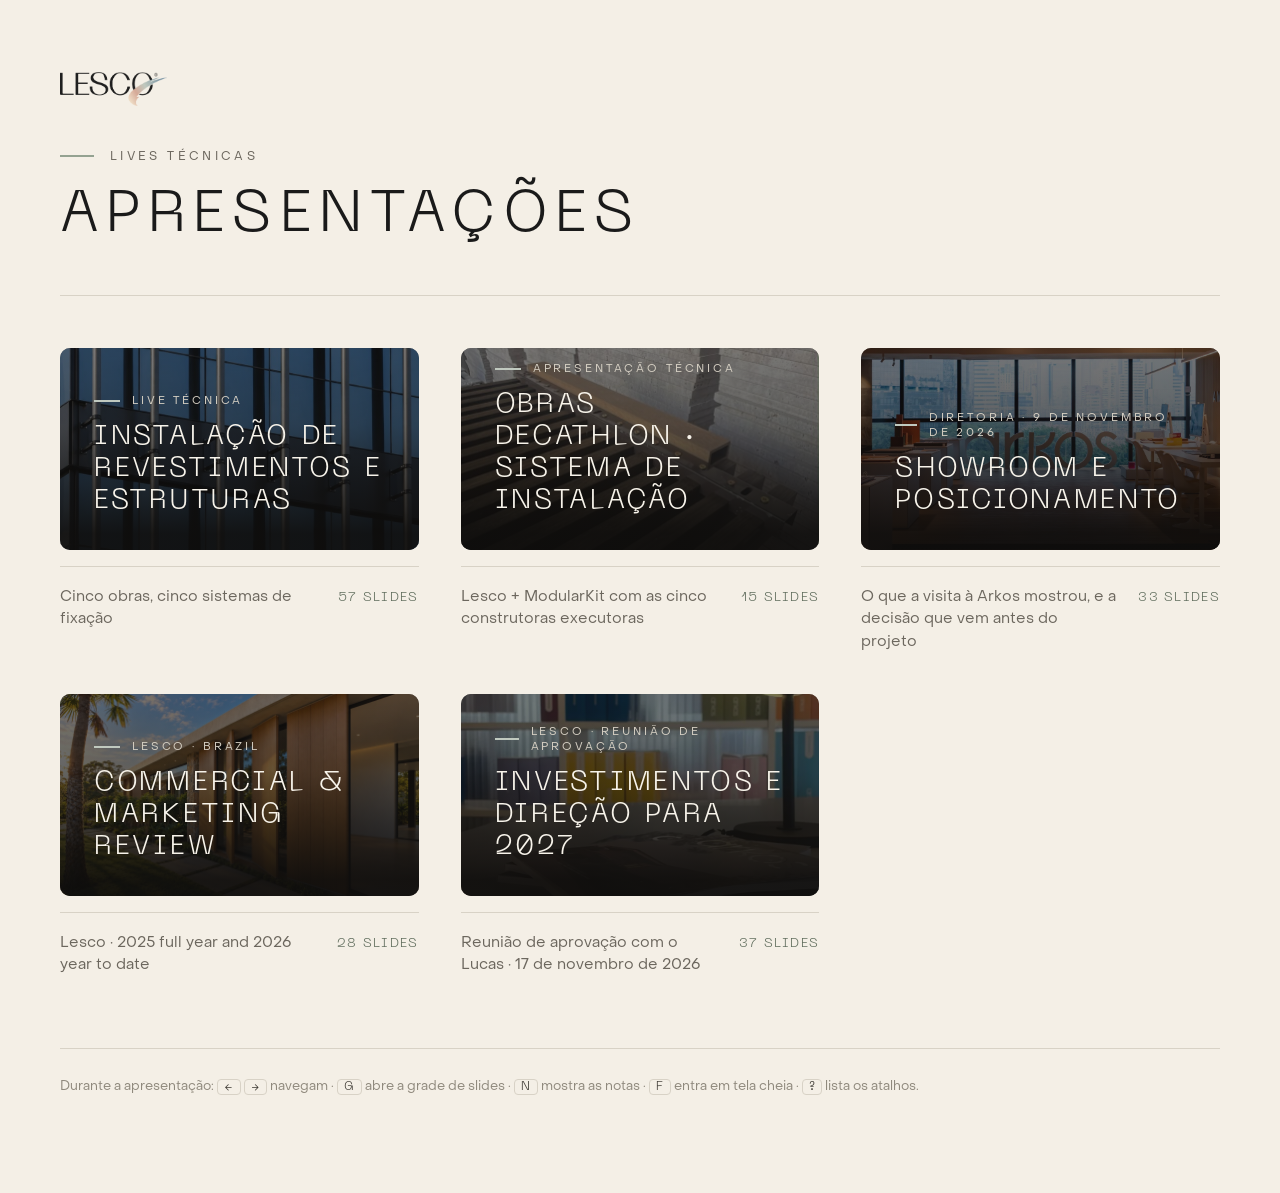
<file: index.html>
<!DOCTYPE html>
<html lang="pt-BR">
<head>
<meta charset="utf-8">
<meta name="viewport" content="width=device-width, initial-scale=1">
<title>Apresentações · Lesco</title>

<link rel="icon" href="shared/brand/symbol.png">
<link rel="stylesheet" href="theme/fonts.css">
<link rel="stylesheet" href="theme/tokens.css">
<link rel="stylesheet" href="theme/hub.css">
</head>

<body>

<div class="hub">

  <header class="hub__head">
    <img class="hub__logo" src="shared/brand/logo-dark.png" alt="Lesco">
    <div>
      <div class="hub__eyebrow">Lives técnicas</div>
      <h1 class="hub__title">Apresentações</h1>
    </div>
  </header>

  <div class="hub__grid" id="grid"></div>

  <footer class="hub__foot">
    Durante a apresentação: <kbd>←</kbd> <kbd>→</kbd> navegam · <kbd>G</kbd> abre a grade de slides ·
    <kbd>N</kbd> mostra as notas · <kbd>F</kbd> entra em tela cheia · <kbd>?</kbd> lista os atalhos.
  </footer>

</div>

<script src="decks/decks.js"></script>
<script>
/* ---------------------------------------------------------------------------
   Monta a lista de apresentações.

   Cada deck.js é carregado em sequência e define window.DECK. Lendo dali o
   título, o subtítulo, a contagem de slides e a primeira foto, a página
   inicial nunca fica desatualizada em relação ao conteúdo real.
   --------------------------------------------------------------------------- */
(function () {
  'use strict';

  var grid = document.getElementById('grid');
  var ids = window.DECKS || [];

  if (!ids.length) {
    grid.outerHTML = '<p class="hub__empty">Nenhuma apresentação registrada ainda. ' +
      'Crie uma pasta em <code>decks/</code> e acrescente o nome dela em <code>decks/decks.js</code>.</p>';
    return;
  }

  /* Uma entrada do registro é o nome da pasta, ou um objeto quando a
     apresentação precisa de outros arquivos carregados antes do deck.js
     (ver o comentário em decks/decks.js). */
  function normaliza(entrada) {
    if (typeof entrada === 'string') return { id: entrada, antes: [] };
    return { id: entrada.id, antes: entrada.antes || [] };
  }

  /* Põe um <script> na página e espera por ele. Não rejeita: uma
     apresentação que não abre não pode impedir as outras de aparecerem. */
  function script(src) {
    return new Promise(function (resolve) {
      var el = document.createElement('script');
      el.src = src;
      el.onload = function () { resolve(true); };
      el.onerror = function () {
        console.warn('Não foi possível ler ' + src);
        resolve(false);
      };
      document.head.appendChild(el);
    });
  }

  /* Carrega as dependências e o deck.js, nessa ordem, e devolve o objeto
     que o deck.js definiu. */
  function load(entrada) {
    var pasta = 'decks/' + entrada.id + '/';

    var cadeia = entrada.antes.reduce(function (anterior, arquivo) {
      return anterior.then(function () { return script(pasta + arquivo); });
    }, Promise.resolve());

    return cadeia
      .then(function () { return script(pasta + 'deck.js'); })
      .then(function (ok) {
        var data = ok ? window.DECK : null;
        window.DECK = null;
        return data ? { id: entrada.id, data: data } : null;
      });
  }

  /* A capa do card é a primeira foto de verdade que aparece na apresentação.
     Slides sem `src` (espaço reservado) são ignorados. */
  function firstPhoto(data) {
    for (var i = 0; i < data.slides.length; i++) {
      var slide = data.slides[i];

      if (slide.src) return slide.src;
      if (slide.media) {
        var list = Array.isArray(slide.media) ? slide.media : [slide.media];
        for (var j = 0; j < list.length; j++) {
          if (list[j] && list[j].src) return list[j].src;
        }
      }
    }
    return null;
  }

  function card(entry) {
    var data = entry.data;
    var base = 'decks/' + entry.id + '/';
    var cover = firstPhoto(data);
    var opening = data.slides[0] || {};

    var link = document.createElement('a');
    link.className = 'deck-card';
    link.href = base + 'index.html';

    var photo = cover
      ? '<img class="deck-card__photo" src="' + base + cover + '" alt="">'
      : '';

    link.innerHTML =
      '<div class="deck-card__cover">' +
        photo +
        '<div class="deck-card__veil"></div>' +
        '<div class="deck-card__inner">' +
          '<div class="deck-card__eyebrow"></div>' +
          '<h2 class="deck-card__name"></h2>' +
        '</div>' +
      '</div>' +
      '<div class="deck-card__meta">' +
        '<span class="deck-card__sub"></span>' +
        '<span class="deck-card__count"></span>' +
      '</div>';

    /* Texto entra por textContent: o conteúdo do deck é texto, não HTML. */
    link.querySelector('.deck-card__eyebrow').textContent = opening.eyebrow || 'Apresentação';
    link.querySelector('.deck-card__name').textContent = data.title || entry.id;
    link.querySelector('.deck-card__sub').textContent = data.subtitle || '';
    link.querySelector('.deck-card__count').textContent = data.slides.length + ' slides';

    return link;
  }

  /* Em sequência, e não em paralelo: todos os deck.js escrevem na mesma
     variável global, então dois carregamentos simultâneos se atropelariam. */
  ids.map(normaliza).reduce(function (chain, entrada) {
    return chain.then(function () {
      return load(entrada).then(function (entry) {
        if (entry) grid.appendChild(card(entry));
      });
    });
  }, Promise.resolve());
})();
</script>

</body>
</html>
</file>
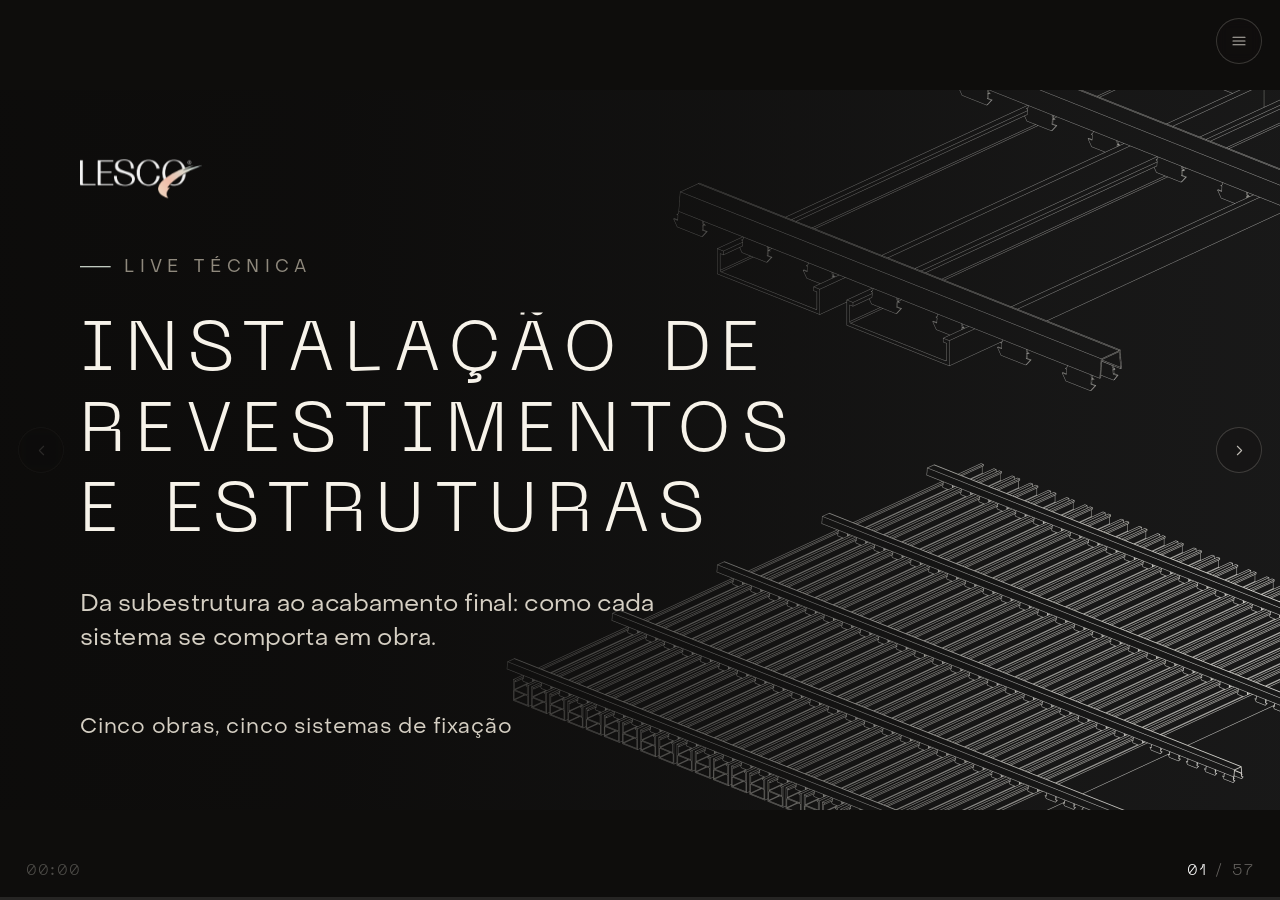
<file: decks/instalacao-de-estruturas/index.html>
<!DOCTYPE html>
<html lang="pt-BR">
<head>
<meta charset="utf-8">
<meta name="viewport" content="width=device-width, initial-scale=1">
<title>Instalação de Revestimentos e Estruturas · Lesco</title>

<!--
  Este arquivo é só a moldura. Todo o conteúdo da apresentação está em
  deck.js, ao lado. Para criar uma apresentação nova, copie esta pasta
  inteira, troque o deck.js e registre a nova pasta em decks/decks.js.
-->

<link rel="icon" href="../../shared/brand/symbol.png">
<link rel="stylesheet" href="../../theme/fonts.css">
<link rel="stylesheet" href="../../theme/tokens.css">
<link rel="stylesheet" href="../../engine/stage.css">
<link rel="stylesheet" href="../../engine/layouts.css">
<link rel="stylesheet" href="../../engine/transitions.css">
</head>

<body>

  <!-- Palco 1920 × 1080. Os slides e a tela de anotação entram aqui. -->
  <div class="deck-viewport">
    <div class="stage">
      <canvas class="inkboard" width="1920" height="1080"></canvas>
    </div>
  </div>

  <!-- Cromo: progresso, contador, cronômetro e setas -->
  <div class="chrome">
    <button class="chrome__nav chrome__nav--prev" aria-label="Slide anterior">
      <svg viewBox="0 0 24 24" fill="none" stroke="currentColor" stroke-width="1.5" stroke-linecap="round" stroke-linejoin="round" aria-hidden="true">
        <path d="M15 18 9 12l6-6"/>
      </svg>
    </button>

    <button class="chrome__nav chrome__nav--next" aria-label="Próximo slide">
      <svg viewBox="0 0 24 24" fill="none" stroke="currentColor" stroke-width="1.5" stroke-linecap="round" stroke-linejoin="round" aria-hidden="true">
        <path d="m9 18 6-6-6-6"/>
      </svg>
    </button>

    <button class="chrome__menu" aria-label="Abrir controles">
      <svg viewBox="0 0 24 24" fill="none" stroke="currentColor" stroke-width="1.5" stroke-linecap="round" aria-hidden="true">
        <path d="M4 7h16M4 12h16M4 17h16"/>
      </svg>
    </button>

    <div class="chrome__drawing">Anotando</div>

    <div class="chrome__timer" data-running="false" title="Clique para iniciar ou pausar (T inicia, Shift+T zera)">00:00</div>

    <div class="chrome__counter">
      <b data-counter-now>01</b>
      <span>/</span>
      <span data-counter-total>00</span>
    </div>

    <div class="chrome__progress">
      <div class="chrome__progress-bar"></div>
    </div>
  </div>

  <!-- Painel do apresentador (tecla N) -->
  <div class="presenter">
    <div>
      <div class="presenter__eyebrow">Notas</div>
      <div class="presenter__notes"></div>
    </div>
    <div class="presenter__next">
      <div class="presenter__next-num"></div>
      <div class="presenter__next-label"></div>
    </div>
  </div>

  <!-- Menu de controles (tecla M ou o botão no canto) -->
  <div class="menu-scrim" data-menu-close></div>

  <aside class="menu">
    <div class="menu__head">
      <span class="menu__title">Controles</span>
      <button class="menu__close" data-menu-close aria-label="Fechar">&times;</button>
    </div>

    <section class="menu__block">
      <div class="menu__label">Cronômetro</div>
      <div class="menu__timer" data-menu-timer data-running="false">00:00</div>
      <div class="menu__row">
        <button class="menu__btn" data-action="timer-toggle">Iniciar</button>
        <button class="menu__btn" data-action="timer-reset">Zerar</button>
      </div>
    </section>

    <section class="menu__block">
      <div class="menu__label">Anotar por cima do slide</div>
      <div class="menu__row">
        <button class="menu__btn" data-action="draw-toggle">Ativar</button>
        <button class="menu__btn" data-action="draw-undo">Desfazer</button>
        <button class="menu__btn" data-action="draw-clear">Limpar</button>
      </div>
      <div class="menu__swatches">
        <button class="menu__swatch" data-ink="#bd8571" style="background:#bd8571" aria-label="Argila"></button>
        <button class="menu__swatch" data-ink="#94a291" style="background:#94a291" aria-label="Verde"></button>
        <button class="menu__swatch" data-ink="#f4efe6" style="background:#f4efe6" aria-label="Claro"></button>
        <button class="menu__swatch" data-ink="#1a1a1a" style="background:#1a1a1a" aria-label="Grafite"></button>
      </div>
    </section>

    <section class="menu__block">
      <div class="menu__label">Exibição</div>
      <div class="menu__row">
        <button class="menu__btn" data-action="notes">Notas</button>
        <button class="menu__btn" data-action="grid">Grade</button>
        <button class="menu__btn" data-action="black">Tela preta</button>
        <button class="menu__btn" data-action="fullscreen">Tela cheia</button>
        <button class="menu__btn" data-action="help">Atalhos</button>
      </div>
    </section>

    <section class="menu__block">
      <div class="menu__label">Revisão</div>
      <div class="menu__row">
        <button class="menu__btn" data-action="export">Exportar PDF</button>
      </div>
      <div class="menu__hint" data-export-hint>Um slide por página, com o número no canto.</div>
    </section>

    <section class="menu__block menu__block--grow">
      <div class="menu__label">Ir para o slide</div>
      <input class="menu__search" type="text" placeholder="Buscar por nome ou número" data-menu-search>
      <div class="menu__list" data-menu-list></div>
    </section>
  </aside>

  <!-- Grade de slides (tecla G) -->
  <div class="overview">
    <div class="overview__head">
      <div class="overview__title"></div>
      <div class="overview__hint">Clique para ir · G ou Esc para fechar</div>
    </div>
    <div class="overview__grid"></div>
  </div>

  <!-- Ajuda (tecla ?) -->
  <div class="help">
    <div class="help__card">
      <h2 class="help__title">Atalhos</h2>
      <div class="help__row"><span class="help__keys">← →</span><span class="help__desc">Navegar entre slides</span></div>
      <div class="help__row"><span class="help__keys">Espaço</span><span class="help__desc">Avançar</span></div>
      <div class="help__row"><span class="help__keys">Nº + Enter</span><span class="help__desc">Pular para um slide</span></div>
      <div class="help__row"><span class="help__keys">M</span><span class="help__desc">Menu de controles</span></div>
      <div class="help__row"><span class="help__keys">G</span><span class="help__desc">Grade com todos os slides</span></div>
      <div class="help__row"><span class="help__keys">N</span><span class="help__desc">Notas do apresentador</span></div>
      <div class="help__row"><span class="help__keys">D</span><span class="help__desc">Anotar por cima do slide</span></div>
      <div class="help__row"><span class="help__keys">Ctrl+Z</span><span class="help__desc">Desfazer o último traço</span></div>
      <div class="help__row"><span class="help__keys">B</span><span class="help__desc">Tela preta</span></div>
      <div class="help__row"><span class="help__keys">F</span><span class="help__desc">Tela cheia</span></div>
      <div class="help__row"><span class="help__keys">T · Shift+T</span><span class="help__desc">Cronômetro: inicia e pausa · zera</span></div>
      <div class="help__row"><span class="help__keys">Home · End</span><span class="help__desc">Primeiro e último slide</span></div>
      <div class="help__row"><span class="help__keys">Esc</span><span class="help__desc">Fechar o que estiver aberto</span></div>
    </div>
  </div>

  <!-- Carregamento inicial -->
  <div class="loader">
    <div class="loader__title">Preparando a apresentação</div>
    <div class="loader__track"><div class="loader__bar"></div></div>
  </div>

  <script src="../../engine/layouts.js"></script>
  <script src="drawings.js"></script>
  <script src="deck.js"></script>
  <script src="../../engine/deck.js"></script>

</body>
</html>
</file>
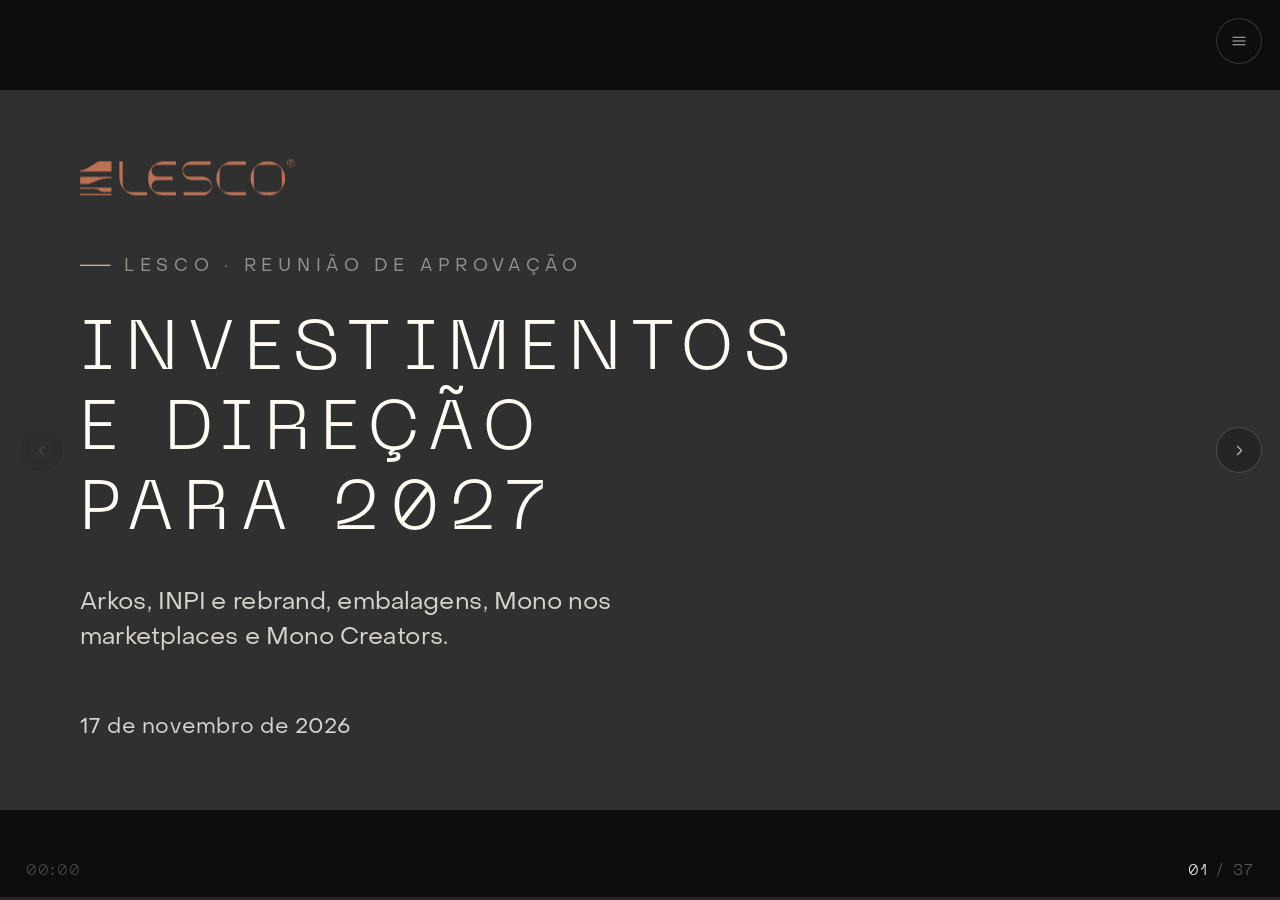
<file: decks/investimentos-e-direcao/index.html>
<!DOCTYPE html>
<html lang="pt-BR">
<head>
<meta charset="utf-8">
<meta name="viewport" content="width=device-width, initial-scale=1">
<title>Investimentos e direção para 2027 · Lesco</title>

<!--
  Só a moldura. O conteúdo está em deck.js e os números em dados.js.

  Três arquivos a mais do que a apresentação técnica, todos desta pasta:

    graficos.css   estilo dos layouts de gráfico e decisão
    dados.js       os números, antes de qualquer coisa que os use
    graficos.js    os onze layouts novos — depois de engine/layouts.js,
                   porque acrescenta a window.DeckLayouts, e antes de
                   deck.js, que já pede esses layouts pelo nome
-->

<link rel="icon" href="../../shared/brand/symbol.png">
<link rel="stylesheet" href="../../theme/fonts.css">
<link rel="stylesheet" href="../../theme/tokens.css">
<link rel="stylesheet" href="identidade.css">
<link rel="stylesheet" href="../../engine/stage.css">
<link rel="stylesheet" href="../../engine/layouts.css">
<link rel="stylesheet" href="../../engine/transitions.css">
<link rel="stylesheet" href="graficos.css">
</head>

<body>

  <!-- Palco 1920 × 1080. Os slides e a tela de anotação entram aqui. -->
  <div class="deck-viewport">
    <div class="stage">
      <canvas class="inkboard" width="1920" height="1080"></canvas>
    </div>
  </div>

  <!-- Cromo: progresso, contador, cronômetro e setas -->
  <div class="chrome">
    <button class="chrome__nav chrome__nav--prev" aria-label="Slide anterior">
      <svg viewBox="0 0 24 24" fill="none" stroke="currentColor" stroke-width="1.5" stroke-linecap="round" stroke-linejoin="round" aria-hidden="true">
        <path d="M15 18 9 12l6-6"/>
      </svg>
    </button>

    <button class="chrome__nav chrome__nav--next" aria-label="Próximo slide">
      <svg viewBox="0 0 24 24" fill="none" stroke="currentColor" stroke-width="1.5" stroke-linecap="round" stroke-linejoin="round" aria-hidden="true">
        <path d="m9 18 6-6-6-6"/>
      </svg>
    </button>

    <button class="chrome__menu" aria-label="Abrir controles">
      <svg viewBox="0 0 24 24" fill="none" stroke="currentColor" stroke-width="1.5" stroke-linecap="round" aria-hidden="true">
        <path d="M4 7h16M4 12h16M4 17h16"/>
      </svg>
    </button>

    <div class="chrome__drawing">Anotando</div>

    <div class="chrome__timer" data-running="false" title="Clique para iniciar ou pausar (T inicia, Shift+T zera)">00:00</div>

    <div class="chrome__counter">
      <b data-counter-now>01</b>
      <span>/</span>
      <span data-counter-total>00</span>
    </div>

    <div class="chrome__progress">
      <div class="chrome__progress-bar"></div>
    </div>
  </div>

  <!-- Painel do apresentador (tecla N) -->
  <div class="presenter">
    <div>
      <div class="presenter__eyebrow">Notas</div>
      <div class="presenter__notes"></div>
    </div>
    <div class="presenter__next">
      <div class="presenter__next-num"></div>
      <div class="presenter__next-label"></div>
    </div>
  </div>

  <!-- Menu de controles (tecla M ou o botão no canto) -->
  <div class="menu-scrim" data-menu-close></div>

  <aside class="menu">
    <div class="menu__head">
      <span class="menu__title">Controles</span>
      <button class="menu__close" data-menu-close aria-label="Fechar">&times;</button>
    </div>

    <section class="menu__block">
      <div class="menu__label">Cronômetro</div>
      <div class="menu__timer" data-menu-timer data-running="false">00:00</div>
      <div class="menu__row">
        <button class="menu__btn" data-action="timer-toggle">Iniciar</button>
        <button class="menu__btn" data-action="timer-reset">Zerar</button>
      </div>
    </section>

    <section class="menu__block">
      <div class="menu__label">Anotar por cima do slide</div>
      <div class="menu__row">
        <button class="menu__btn" data-action="draw-toggle">Ativar</button>
        <button class="menu__btn" data-action="draw-undo">Desfazer</button>
        <button class="menu__btn" data-action="draw-clear">Limpar</button>
      </div>
      <div class="menu__swatches">
        <button class="menu__swatch" data-ink="#bd8571" style="background:#bd8571" aria-label="Argila"></button>
        <button class="menu__swatch" data-ink="#94a291" style="background:#94a291" aria-label="Verde"></button>
        <button class="menu__swatch" data-ink="#f4efe6" style="background:#f4efe6" aria-label="Claro"></button>
        <button class="menu__swatch" data-ink="#1a1a1a" style="background:#1a1a1a" aria-label="Grafite"></button>
      </div>
    </section>

    <section class="menu__block">
      <div class="menu__label">Exibição</div>
      <div class="menu__row">
        <button class="menu__btn" data-action="notes">Notas</button>
        <button class="menu__btn" data-action="grid">Grade</button>
        <button class="menu__btn" data-action="black">Tela preta</button>
        <button class="menu__btn" data-action="fullscreen">Tela cheia</button>
        <button class="menu__btn" data-action="help">Atalhos</button>
      </div>
    </section>

    <section class="menu__block">
      <div class="menu__label">Revisão</div>
      <div class="menu__row">
        <button class="menu__btn" data-action="export">Exportar PDF</button>
      </div>
      <div class="menu__hint" data-export-hint>Um slide por página, com o número no canto.</div>
    </section>

    <section class="menu__block menu__block--grow">
      <div class="menu__label">Ir para o slide</div>
      <input class="menu__search" type="text" placeholder="Buscar por nome ou número" data-menu-search>
      <div class="menu__list" data-menu-list></div>
    </section>
  </aside>

  <!-- Grade de slides (tecla G) -->
  <div class="overview">
    <div class="overview__head">
      <div class="overview__title"></div>
      <div class="overview__hint">Clique para ir · G ou Esc para fechar</div>
    </div>
    <div class="overview__grid"></div>
  </div>

  <!-- Ajuda (tecla ?) -->
  <div class="help">
    <div class="help__card">
      <h2 class="help__title">Atalhos</h2>
      <div class="help__row"><span class="help__keys">← →</span><span class="help__desc">Navegar entre slides</span></div>
      <div class="help__row"><span class="help__keys">Espaço</span><span class="help__desc">Avançar</span></div>
      <div class="help__row"><span class="help__keys">Nº + Enter</span><span class="help__desc">Pular para um slide</span></div>
      <div class="help__row"><span class="help__keys">M</span><span class="help__desc">Menu de controles</span></div>
      <div class="help__row"><span class="help__keys">G</span><span class="help__desc">Grade com todos os slides</span></div>
      <div class="help__row"><span class="help__keys">N</span><span class="help__desc">Notas do apresentador</span></div>
      <div class="help__row"><span class="help__keys">D</span><span class="help__desc">Anotar por cima do slide</span></div>
      <div class="help__row"><span class="help__keys">Ctrl+Z</span><span class="help__desc">Desfazer o último traço</span></div>
      <div class="help__row"><span class="help__keys">B</span><span class="help__desc">Tela preta</span></div>
      <div class="help__row"><span class="help__keys">F</span><span class="help__desc">Tela cheia</span></div>
      <div class="help__row"><span class="help__keys">T · Shift+T</span><span class="help__desc">Cronômetro: inicia e pausa · zera</span></div>
      <div class="help__row"><span class="help__keys">Home · End</span><span class="help__desc">Primeiro e último slide</span></div>
      <div class="help__row"><span class="help__keys">Esc</span><span class="help__desc">Fechar o que estiver aberto</span></div>
    </div>
  </div>

  <!-- Carregamento inicial -->
  <div class="loader">
    <div class="loader__title">Preparando a apresentação</div>
    <div class="loader__track"><div class="loader__bar"></div></div>
  </div>

  <script src="../../engine/layouts.js"></script>
  <script src="dados.js"></script>
  <script src="marca.js"></script>
  <script src="marcas.js"></script>
  <script src="graficos.js"></script>
  <script src="deck.js"></script>
  <script src="../../engine/deck.js"></script>

</body>
</html>
</file>
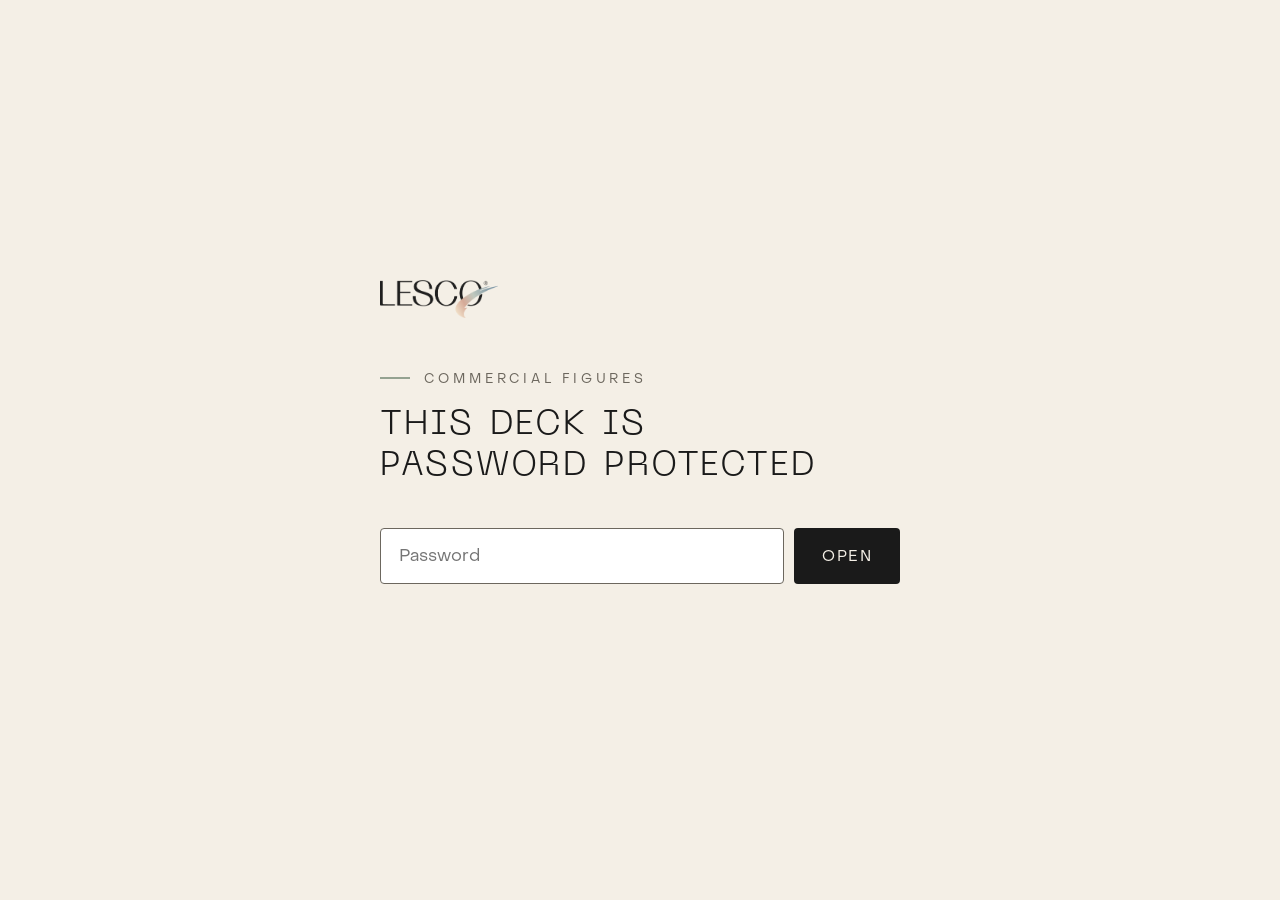
<file: decks/numeros-comerciais-china/index.html>
<!DOCTYPE html>
<html lang="en">
<head>
<meta charset="utf-8">
<meta name="viewport" content="width=device-width, initial-scale=1">
<title>Commercial &amp; Marketing Review · Lesco</title>

<!--
  Só a moldura. O conteúdo está em deck.js e os números em dados.js.

  A apresentação é em inglês — daí lang="en" — mas o painel do apresentador
  continua em português, com lang="pt-BR" declarado em cada bloco: quem
  opera os controles é a mesma pessoa de sempre, e quem lê a tela é o
  parceiro na China.

  Três arquivos a mais do que as outras apresentações, todos desta pasta:

    dados.css          estilo dos gráficos
    dados.js           os números, antes de qualquer coisa que os use
    mapa-brasil.js     o desenho dos estados
    layouts-dados.js   os oito layouts de dados — depois de engine/layouts.js,
                       porque acrescenta a window.DeckLayouts, e antes de
                       deck.js, que já pede esses layouts pelo nome
-->

<link rel="icon" href="../../shared/brand/symbol.png">
<link rel="stylesheet" href="../../theme/fonts.css">
<link rel="stylesheet" href="../../theme/tokens.css">
<link rel="stylesheet" href="../../engine/stage.css">
<link rel="stylesheet" href="../../engine/layouts.css">
<link rel="stylesheet" href="../../engine/transitions.css">
<link rel="stylesheet" href="dados.css">
</head>

<body>

  <!-- Palco 1920 × 1080. Os slides e a tela de anotação entram aqui. -->
  <div class="deck-viewport">
    <div class="stage">
      <canvas class="inkboard" width="1920" height="1080"></canvas>
    </div>
  </div>

  <!-- Cromo: progresso, contador, cronômetro e setas -->
  <div class="chrome" lang="pt-BR">
    <button class="chrome__nav chrome__nav--prev" aria-label="Slide anterior">
      <svg viewBox="0 0 24 24" fill="none" stroke="currentColor" stroke-width="1.5" stroke-linecap="round" stroke-linejoin="round" aria-hidden="true">
        <path d="M15 18 9 12l6-6"/>
      </svg>
    </button>

    <button class="chrome__nav chrome__nav--next" aria-label="Próximo slide">
      <svg viewBox="0 0 24 24" fill="none" stroke="currentColor" stroke-width="1.5" stroke-linecap="round" stroke-linejoin="round" aria-hidden="true">
        <path d="m9 18 6-6-6-6"/>
      </svg>
    </button>

    <button class="chrome__menu" aria-label="Abrir controles">
      <svg viewBox="0 0 24 24" fill="none" stroke="currentColor" stroke-width="1.5" stroke-linecap="round" aria-hidden="true">
        <path d="M4 7h16M4 12h16M4 17h16"/>
      </svg>
    </button>

    <div class="chrome__drawing">Anotando</div>

    <div class="chrome__timer" data-running="false" title="Clique para iniciar ou pausar (T inicia, Shift+T zera)">00:00</div>

    <div class="chrome__counter">
      <b data-counter-now>01</b>
      <span>/</span>
      <span data-counter-total>00</span>
    </div>

    <div class="chrome__progress">
      <div class="chrome__progress-bar"></div>
    </div>
  </div>

  <!-- Painel do apresentador (tecla N) -->
  <div class="presenter" lang="pt-BR">
    <div>
      <div class="presenter__eyebrow">Notas</div>
      <div class="presenter__notes"></div>
    </div>
    <div class="presenter__next">
      <div class="presenter__next-num"></div>
      <div class="presenter__next-label"></div>
    </div>
  </div>

  <!-- Menu de controles (tecla M ou o botão no canto) -->
  <div class="menu-scrim" data-menu-close></div>

  <aside class="menu" lang="pt-BR">
    <div class="menu__head">
      <span class="menu__title">Controles</span>
      <button class="menu__close" data-menu-close aria-label="Fechar">&times;</button>
    </div>

    <section class="menu__block">
      <div class="menu__label">Cronômetro</div>
      <div class="menu__timer" data-menu-timer data-running="false">00:00</div>
      <div class="menu__row">
        <button class="menu__btn" data-action="timer-toggle">Iniciar</button>
        <button class="menu__btn" data-action="timer-reset">Zerar</button>
      </div>
    </section>

    <section class="menu__block">
      <div class="menu__label">Anotar por cima do slide</div>
      <div class="menu__row">
        <button class="menu__btn" data-action="draw-toggle">Ativar</button>
        <button class="menu__btn" data-action="draw-undo">Desfazer</button>
        <button class="menu__btn" data-action="draw-clear">Limpar</button>
      </div>
      <div class="menu__swatches">
        <button class="menu__swatch" data-ink="#bd8571" style="background:#bd8571" aria-label="Argila"></button>
        <button class="menu__swatch" data-ink="#94a291" style="background:#94a291" aria-label="Verde"></button>
        <button class="menu__swatch" data-ink="#f4efe6" style="background:#f4efe6" aria-label="Claro"></button>
        <button class="menu__swatch" data-ink="#1a1a1a" style="background:#1a1a1a" aria-label="Grafite"></button>
      </div>
    </section>

    <section class="menu__block">
      <div class="menu__label">Exibição</div>
      <div class="menu__row">
        <button class="menu__btn" data-action="notes">Notas</button>
        <button class="menu__btn" data-action="grid">Grade</button>
        <button class="menu__btn" data-action="black">Tela preta</button>
        <button class="menu__btn" data-action="fullscreen">Tela cheia</button>
        <button class="menu__btn" data-action="help">Atalhos</button>
      </div>
    </section>

    <section class="menu__block">
      <div class="menu__label">Revisão</div>
      <div class="menu__row">
        <button class="menu__btn" data-action="export">Exportar PDF</button>
      </div>
      <div class="menu__hint" data-export-hint>Um slide por página, com o número no canto.</div>
    </section>

    <section class="menu__block menu__block--grow">
      <div class="menu__label">Ir para o slide</div>
      <input class="menu__search" type="text" placeholder="Buscar por nome ou número" data-menu-search>
      <div class="menu__list" data-menu-list></div>
    </section>
  </aside>

  <!-- Grade de slides (tecla G) -->
  <div class="overview" lang="pt-BR">
    <div class="overview__head">
      <div class="overview__title"></div>
      <div class="overview__hint">Clique para ir · G ou Esc para fechar</div>
    </div>
    <div class="overview__grid"></div>
  </div>

  <!-- Ajuda (tecla ?) -->
  <div class="help" lang="pt-BR">
    <div class="help__card">
      <h2 class="help__title">Atalhos</h2>
      <div class="help__row"><span class="help__keys">← →</span><span class="help__desc">Navegar entre slides</span></div>
      <div class="help__row"><span class="help__keys">Espaço</span><span class="help__desc">Avançar</span></div>
      <div class="help__row"><span class="help__keys">Nº + Enter</span><span class="help__desc">Pular para um slide</span></div>
      <div class="help__row"><span class="help__keys">M</span><span class="help__desc">Menu de controles</span></div>
      <div class="help__row"><span class="help__keys">G</span><span class="help__desc">Grade com todos os slides</span></div>
      <div class="help__row"><span class="help__keys">N</span><span class="help__desc">Notas do apresentador</span></div>
      <div class="help__row"><span class="help__keys">D</span><span class="help__desc">Anotar por cima do slide</span></div>
      <div class="help__row"><span class="help__keys">Ctrl+Z</span><span class="help__desc">Desfazer o último traço</span></div>
      <div class="help__row"><span class="help__keys">B</span><span class="help__desc">Tela preta</span></div>
      <div class="help__row"><span class="help__keys">F</span><span class="help__desc">Tela cheia</span></div>
      <div class="help__row"><span class="help__keys">T · Shift+T</span><span class="help__desc">Cronômetro: inicia e pausa · zera</span></div>
      <div class="help__row"><span class="help__keys">Home · End</span><span class="help__desc">Primeiro e último slide</span></div>
      <div class="help__row"><span class="help__keys">Esc</span><span class="help__desc">Fechar o que estiver aberto</span></div>
    </div>
  </div>

  <!-- Carregamento inicial -->
  <div class="loader" lang="pt-BR">
    <div class="loader__title">Preparando a apresentação</div>
    <div class="loader__track"><div class="loader__bar"></div></div>
  </div>

  <!-- Trava. Nasce escondida: quem decide mostrá-la é trava.js, e só
       quando a apresentação é aberta de outra máquina. Em inglês porque
       é a língua do deck que ela guarda. -->
  <div class="trava" hidden>
    <form class="trava__form" autocomplete="off">
      <img class="trava__marca" src="../../shared/brand/logo-dark.png" alt="Lesco">
      <p class="trava__olho">Commercial figures</p>
      <h1 class="trava__titulo">This deck is<br>password protected</h1>
      <div class="trava__linha">
        <input class="trava__campo" type="password" name="senha"
               placeholder="Password" aria-label="Password"
               autocomplete="current-password" spellcheck="false">
        <button class="trava__botao" type="submit">Open</button>
      </div>
      <p class="trava__erro" role="alert"></p>
    </form>
  </div>

  <!--
    engine/deck.js NÃO entra aqui. Quem o carrega é trava.js, depois que a
    senha confere — assim nenhum slide existe no documento antes disso.
    A ordem dos demais continua a mesma de sempre.
  -->
  <script src="../../engine/layouts.js"></script>
  <script src="dados.js"></script>
  <script src="mapa-brasil.js"></script>
  <script src="layouts-dados.js"></script>
  <script src="deck.js"></script>
  <script src="trava-senha.js"></script>
  <script src="trava.js"></script>

</body>
</html>
</file>
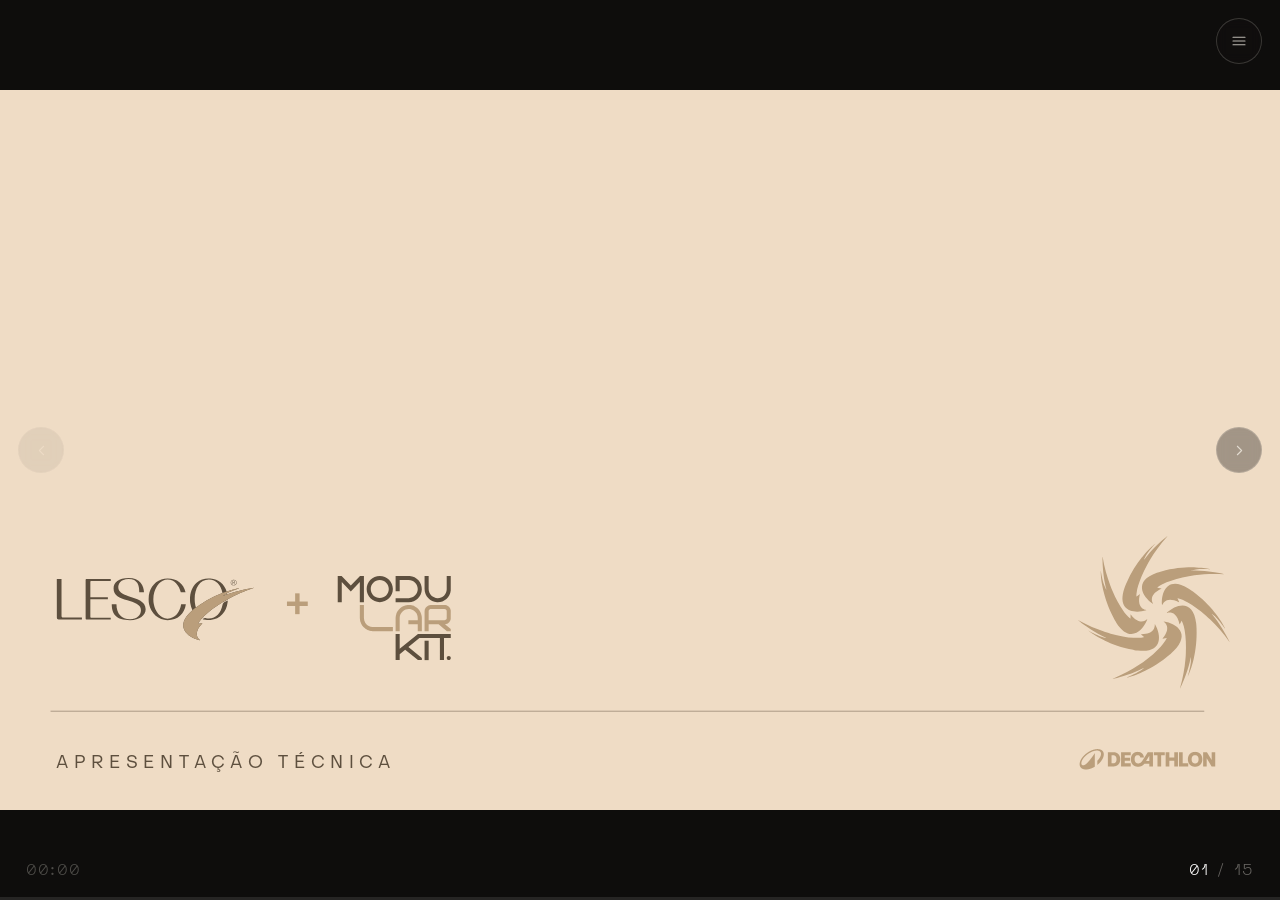
<file: decks/obras-decathlon/index.html>
<!DOCTYPE html>
<html lang="pt-BR">
<head>
<meta charset="utf-8">
<meta name="viewport" content="width=device-width, initial-scale=1">
<title>Obras Decathlon · Sistema de instalação · Lesco</title>

<!--
  Este arquivo é só a moldura. Todo o conteúdo da apresentação está em
  deck.js, ao lado. Os desenhos vetoriais e as animações ficam em
  animacoes.js, que entra DEPOIS de engine/layouts.js e ANTES de deck.js.
-->

<link rel="icon" href="../../shared/brand/symbol.png">
<link rel="stylesheet" href="../../theme/fonts.css">
<link rel="stylesheet" href="../../theme/tokens.css">
<link rel="stylesheet" href="../../engine/stage.css">
<link rel="stylesheet" href="../../engine/layouts.css">
<link rel="stylesheet" href="../../engine/transitions.css">
<link rel="stylesheet" href="animacoes.css">
</head>

<body>

  <!-- Palco 1920 × 1080. Os slides e a tela de anotação entram aqui. -->
  <div class="deck-viewport">
    <div class="stage">
      <canvas class="inkboard" width="1920" height="1080"></canvas>
    </div>
  </div>

  <!-- Cromo: progresso, contador, cronômetro e setas -->
  <div class="chrome">
    <button class="chrome__nav chrome__nav--prev" aria-label="Slide anterior">
      <svg viewBox="0 0 24 24" fill="none" stroke="currentColor" stroke-width="1.5" stroke-linecap="round" stroke-linejoin="round" aria-hidden="true">
        <path d="M15 18 9 12l6-6"/>
      </svg>
    </button>

    <button class="chrome__nav chrome__nav--next" aria-label="Próximo slide">
      <svg viewBox="0 0 24 24" fill="none" stroke="currentColor" stroke-width="1.5" stroke-linecap="round" stroke-linejoin="round" aria-hidden="true">
        <path d="m9 18 6-6-6-6"/>
      </svg>
    </button>

    <button class="chrome__menu" aria-label="Abrir controles">
      <svg viewBox="0 0 24 24" fill="none" stroke="currentColor" stroke-width="1.5" stroke-linecap="round" aria-hidden="true">
        <path d="M4 7h16M4 12h16M4 17h16"/>
      </svg>
    </button>

    <div class="chrome__drawing">Anotando</div>

    <div class="chrome__timer" data-running="false" title="Clique para iniciar ou pausar (T inicia, Shift+T zera)">00:00</div>

    <div class="chrome__counter">
      <b data-counter-now>01</b>
      <span>/</span>
      <span data-counter-total>00</span>
    </div>

    <div class="chrome__progress">
      <div class="chrome__progress-bar"></div>
    </div>
  </div>

  <!-- Painel do apresentador (tecla N) -->
  <div class="presenter">
    <div>
      <div class="presenter__eyebrow">Notas</div>
      <div class="presenter__notes"></div>
    </div>
    <div class="presenter__next">
      <div class="presenter__next-num"></div>
      <div class="presenter__next-label"></div>
    </div>
  </div>

  <!-- Menu de controles (tecla M ou o botão no canto) -->
  <div class="menu-scrim" data-menu-close></div>

  <aside class="menu">
    <div class="menu__head">
      <span class="menu__title">Controles</span>
      <button class="menu__close" data-menu-close aria-label="Fechar">&times;</button>
    </div>

    <section class="menu__block">
      <div class="menu__label">Cronômetro</div>
      <div class="menu__timer" data-menu-timer data-running="false">00:00</div>
      <div class="menu__row">
        <button class="menu__btn" data-action="timer-toggle">Iniciar</button>
        <button class="menu__btn" data-action="timer-reset">Zerar</button>
      </div>
    </section>

    <section class="menu__block">
      <div class="menu__label">Anotar por cima do slide</div>
      <div class="menu__row">
        <button class="menu__btn" data-action="draw-toggle">Ativar</button>
        <button class="menu__btn" data-action="draw-undo">Desfazer</button>
        <button class="menu__btn" data-action="draw-clear">Limpar</button>
      </div>
      <div class="menu__swatches">
        <button class="menu__swatch" data-ink="#bd8571" style="background:#bd8571" aria-label="Argila"></button>
        <button class="menu__swatch" data-ink="#94a291" style="background:#94a291" aria-label="Verde"></button>
        <button class="menu__swatch" data-ink="#f4efe6" style="background:#f4efe6" aria-label="Claro"></button>
        <button class="menu__swatch" data-ink="#1a1a1a" style="background:#1a1a1a" aria-label="Grafite"></button>
      </div>
    </section>

    <section class="menu__block">
      <div class="menu__label">Exibição</div>
      <div class="menu__row">
        <button class="menu__btn" data-action="notes">Notas</button>
        <button class="menu__btn" data-action="grid">Grade</button>
        <button class="menu__btn" data-action="black">Tela preta</button>
        <button class="menu__btn" data-action="fullscreen">Tela cheia</button>
        <button class="menu__btn" data-action="help">Atalhos</button>
      </div>
    </section>

    <section class="menu__block">
      <div class="menu__label">Revisão</div>
      <div class="menu__row">
        <button class="menu__btn" data-action="export">Exportar PDF</button>
      </div>
      <div class="menu__hint" data-export-hint>Um slide por página, com o número no canto.</div>
    </section>

    <section class="menu__block menu__block--grow">
      <div class="menu__label">Ir para o slide</div>
      <input class="menu__search" type="text" placeholder="Buscar por nome ou número" data-menu-search>
      <div class="menu__list" data-menu-list></div>
    </section>
  </aside>

  <!-- Grade de slides (tecla G) -->
  <div class="overview">
    <div class="overview__head">
      <div class="overview__title"></div>
      <div class="overview__hint">Clique para ir · G ou Esc para fechar</div>
    </div>
    <div class="overview__grid"></div>
  </div>

  <!-- Ajuda (tecla ?) -->
  <div class="help">
    <div class="help__card">
      <h2 class="help__title">Atalhos</h2>
      <div class="help__row"><span class="help__keys">← →</span><span class="help__desc">Navegar entre slides</span></div>
      <div class="help__row"><span class="help__keys">Espaço</span><span class="help__desc">Avançar</span></div>
      <div class="help__row"><span class="help__keys">Nº + Enter</span><span class="help__desc">Pular para um slide</span></div>
      <div class="help__row"><span class="help__keys">M</span><span class="help__desc">Menu de controles</span></div>
      <div class="help__row"><span class="help__keys">G</span><span class="help__desc">Grade com todos os slides</span></div>
      <div class="help__row"><span class="help__keys">N</span><span class="help__desc">Notas do apresentador</span></div>
      <div class="help__row"><span class="help__keys">D</span><span class="help__desc">Anotar por cima do slide</span></div>
      <div class="help__row"><span class="help__keys">Ctrl+Z</span><span class="help__desc">Desfazer o último traço</span></div>
      <div class="help__row"><span class="help__keys">B</span><span class="help__desc">Tela preta</span></div>
      <div class="help__row"><span class="help__keys">F</span><span class="help__desc">Tela cheia</span></div>
      <div class="help__row"><span class="help__keys">T · Shift+T</span><span class="help__desc">Cronômetro: inicia e pausa · zera</span></div>
      <div class="help__row"><span class="help__keys">Home · End</span><span class="help__desc">Primeiro e último slide</span></div>
      <div class="help__row"><span class="help__keys">Esc</span><span class="help__desc">Fechar o que estiver aberto</span></div>
    </div>
  </div>

  <!-- Carregamento inicial -->
  <div class="loader">
    <div class="loader__title">Preparando a apresentação</div>
    <div class="loader__track"><div class="loader__bar"></div></div>
  </div>

  <script src="../../engine/layouts.js"></script>
  <script src="capa.js"></script>
  <script src="animacoes.js"></script>
  <script src="deck.js"></script>
  <script src="../../engine/deck.js"></script>

</body>
</html>
</file>
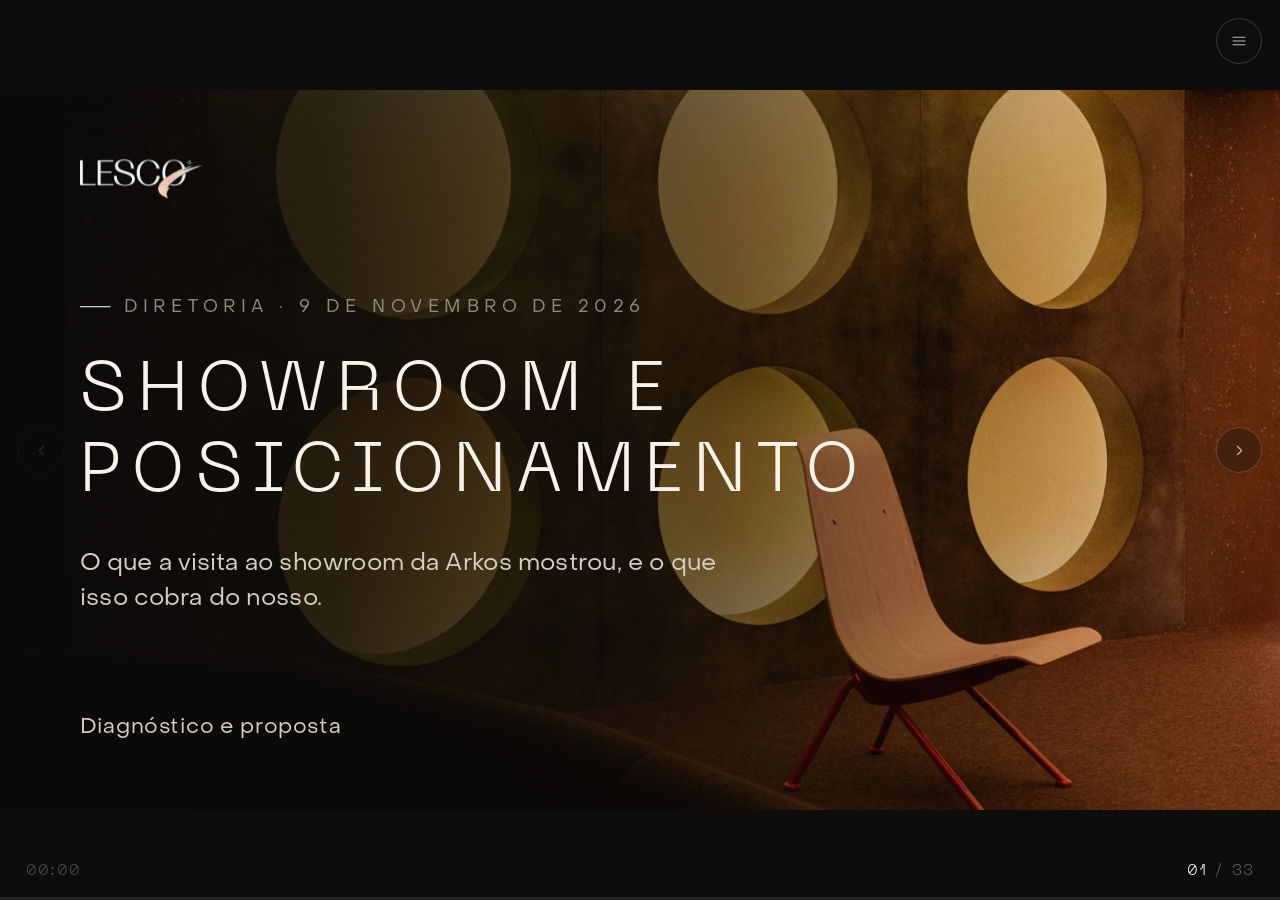
<file: decks/showroom-e-posicionamento/index.html>
<!DOCTYPE html>
<html lang="pt-BR">
<head>
<meta charset="utf-8">
<meta name="viewport" content="width=device-width, initial-scale=1">
<title>Showroom e posicionamento · Lesco</title>

<!--
  Este arquivo é só a moldura. Todo o conteúdo da apresentação está em
  deck.js, ao lado. O que esta apresentação acrescenta ao motor está em
  local.js (o layout `frase` e o realce no rodapé do `split`) e local.css,
  que desenha os dois e ainda traz o `checklist` em tom escuro. O script entra DEPOIS de engine/layouts.js e
  ANTES de deck.js. Fora isso, só o motor e as fotos.
-->

<link rel="icon" href="../../shared/brand/symbol.png">
<link rel="stylesheet" href="../../theme/fonts.css">
<link rel="stylesheet" href="../../theme/tokens.css">
<link rel="stylesheet" href="../../engine/stage.css">
<link rel="stylesheet" href="../../engine/layouts.css">
<link rel="stylesheet" href="../../engine/transitions.css">
<link rel="stylesheet" href="local.css">
</head>

<body>

  <!-- Palco 1920 × 1080. Os slides e a tela de anotação entram aqui. -->
  <div class="deck-viewport">
    <div class="stage">
      <canvas class="inkboard" width="1920" height="1080"></canvas>
    </div>
  </div>

  <!-- Cromo: progresso, contador, cronômetro e setas -->
  <div class="chrome">
    <button class="chrome__nav chrome__nav--prev" aria-label="Slide anterior">
      <svg viewBox="0 0 24 24" fill="none" stroke="currentColor" stroke-width="1.5" stroke-linecap="round" stroke-linejoin="round" aria-hidden="true">
        <path d="M15 18 9 12l6-6"/>
      </svg>
    </button>

    <button class="chrome__nav chrome__nav--next" aria-label="Próximo slide">
      <svg viewBox="0 0 24 24" fill="none" stroke="currentColor" stroke-width="1.5" stroke-linecap="round" stroke-linejoin="round" aria-hidden="true">
        <path d="m9 18 6-6-6-6"/>
      </svg>
    </button>

    <button class="chrome__menu" aria-label="Abrir controles">
      <svg viewBox="0 0 24 24" fill="none" stroke="currentColor" stroke-width="1.5" stroke-linecap="round" aria-hidden="true">
        <path d="M4 7h16M4 12h16M4 17h16"/>
      </svg>
    </button>

    <div class="chrome__drawing">Anotando</div>

    <div class="chrome__timer" data-running="false" title="Clique para iniciar ou pausar (T inicia, Shift+T zera)">00:00</div>

    <div class="chrome__counter">
      <b data-counter-now>01</b>
      <span>/</span>
      <span data-counter-total>00</span>
    </div>

    <div class="chrome__progress">
      <div class="chrome__progress-bar"></div>
    </div>
  </div>

  <!-- Painel do apresentador (tecla N) -->
  <div class="presenter">
    <div>
      <div class="presenter__eyebrow">Notas</div>
      <div class="presenter__notes"></div>
    </div>
    <div class="presenter__next">
      <div class="presenter__next-num"></div>
      <div class="presenter__next-label"></div>
    </div>
  </div>

  <!-- Menu de controles (tecla M ou o botão no canto) -->
  <div class="menu-scrim" data-menu-close></div>

  <aside class="menu">
    <div class="menu__head">
      <span class="menu__title">Controles</span>
      <button class="menu__close" data-menu-close aria-label="Fechar">&times;</button>
    </div>

    <section class="menu__block">
      <div class="menu__label">Cronômetro</div>
      <div class="menu__timer" data-menu-timer data-running="false">00:00</div>
      <div class="menu__row">
        <button class="menu__btn" data-action="timer-toggle">Iniciar</button>
        <button class="menu__btn" data-action="timer-reset">Zerar</button>
      </div>
    </section>

    <section class="menu__block">
      <div class="menu__label">Anotar por cima do slide</div>
      <div class="menu__row">
        <button class="menu__btn" data-action="draw-toggle">Ativar</button>
        <button class="menu__btn" data-action="draw-undo">Desfazer</button>
        <button class="menu__btn" data-action="draw-clear">Limpar</button>
      </div>
      <div class="menu__swatches">
        <button class="menu__swatch" data-ink="#bd8571" style="background:#bd8571" aria-label="Argila"></button>
        <button class="menu__swatch" data-ink="#94a291" style="background:#94a291" aria-label="Verde"></button>
        <button class="menu__swatch" data-ink="#f4efe6" style="background:#f4efe6" aria-label="Claro"></button>
        <button class="menu__swatch" data-ink="#1a1a1a" style="background:#1a1a1a" aria-label="Grafite"></button>
      </div>
    </section>

    <section class="menu__block">
      <div class="menu__label">Exibição</div>
      <div class="menu__row">
        <button class="menu__btn" data-action="notes">Notas</button>
        <button class="menu__btn" data-action="grid">Grade</button>
        <button class="menu__btn" data-action="black">Tela preta</button>
        <button class="menu__btn" data-action="fullscreen">Tela cheia</button>
        <button class="menu__btn" data-action="help">Atalhos</button>
      </div>
    </section>

    <section class="menu__block">
      <div class="menu__label">Revisão</div>
      <div class="menu__row">
        <button class="menu__btn" data-action="export">Exportar PDF</button>
      </div>
      <div class="menu__hint" data-export-hint>Um slide por página, com o número no canto.</div>
    </section>

    <section class="menu__block menu__block--grow">
      <div class="menu__label">Ir para o slide</div>
      <input class="menu__search" type="text" placeholder="Buscar por nome ou número" data-menu-search>
      <div class="menu__list" data-menu-list></div>
    </section>
  </aside>

  <!-- Grade de slides (tecla G) -->
  <div class="overview">
    <div class="overview__head">
      <div class="overview__title"></div>
      <div class="overview__hint">Clique para ir · G ou Esc para fechar</div>
    </div>
    <div class="overview__grid"></div>
  </div>

  <!-- Ajuda (tecla ?) -->
  <div class="help">
    <div class="help__card">
      <h2 class="help__title">Atalhos</h2>
      <div class="help__row"><span class="help__keys">← →</span><span class="help__desc">Navegar entre slides</span></div>
      <div class="help__row"><span class="help__keys">Espaço</span><span class="help__desc">Avançar</span></div>
      <div class="help__row"><span class="help__keys">Nº + Enter</span><span class="help__desc">Pular para um slide</span></div>
      <div class="help__row"><span class="help__keys">M</span><span class="help__desc">Menu de controles</span></div>
      <div class="help__row"><span class="help__keys">G</span><span class="help__desc">Grade com todos os slides</span></div>
      <div class="help__row"><span class="help__keys">N</span><span class="help__desc">Notas do apresentador</span></div>
      <div class="help__row"><span class="help__keys">D</span><span class="help__desc">Anotar por cima do slide</span></div>
      <div class="help__row"><span class="help__keys">Ctrl+Z</span><span class="help__desc">Desfazer o último traço</span></div>
      <div class="help__row"><span class="help__keys">B</span><span class="help__desc">Tela preta</span></div>
      <div class="help__row"><span class="help__keys">F</span><span class="help__desc">Tela cheia</span></div>
      <div class="help__row"><span class="help__keys">T · Shift+T</span><span class="help__desc">Cronômetro: inicia e pausa · zera</span></div>
      <div class="help__row"><span class="help__keys">Home · End</span><span class="help__desc">Primeiro e último slide</span></div>
      <div class="help__row"><span class="help__keys">Esc</span><span class="help__desc">Fechar o que estiver aberto</span></div>
    </div>
  </div>

  <!-- Carregamento inicial -->
  <div class="loader">
    <div class="loader__title">Preparando a apresentação</div>
    <div class="loader__track"><div class="loader__bar"></div></div>
  </div>

  <script src="../../engine/layouts.js"></script>
  <script src="local.js"></script>
  <script src="deck.js"></script>
  <script src="../../engine/deck.js"></script>

</body>
</html>
</file>
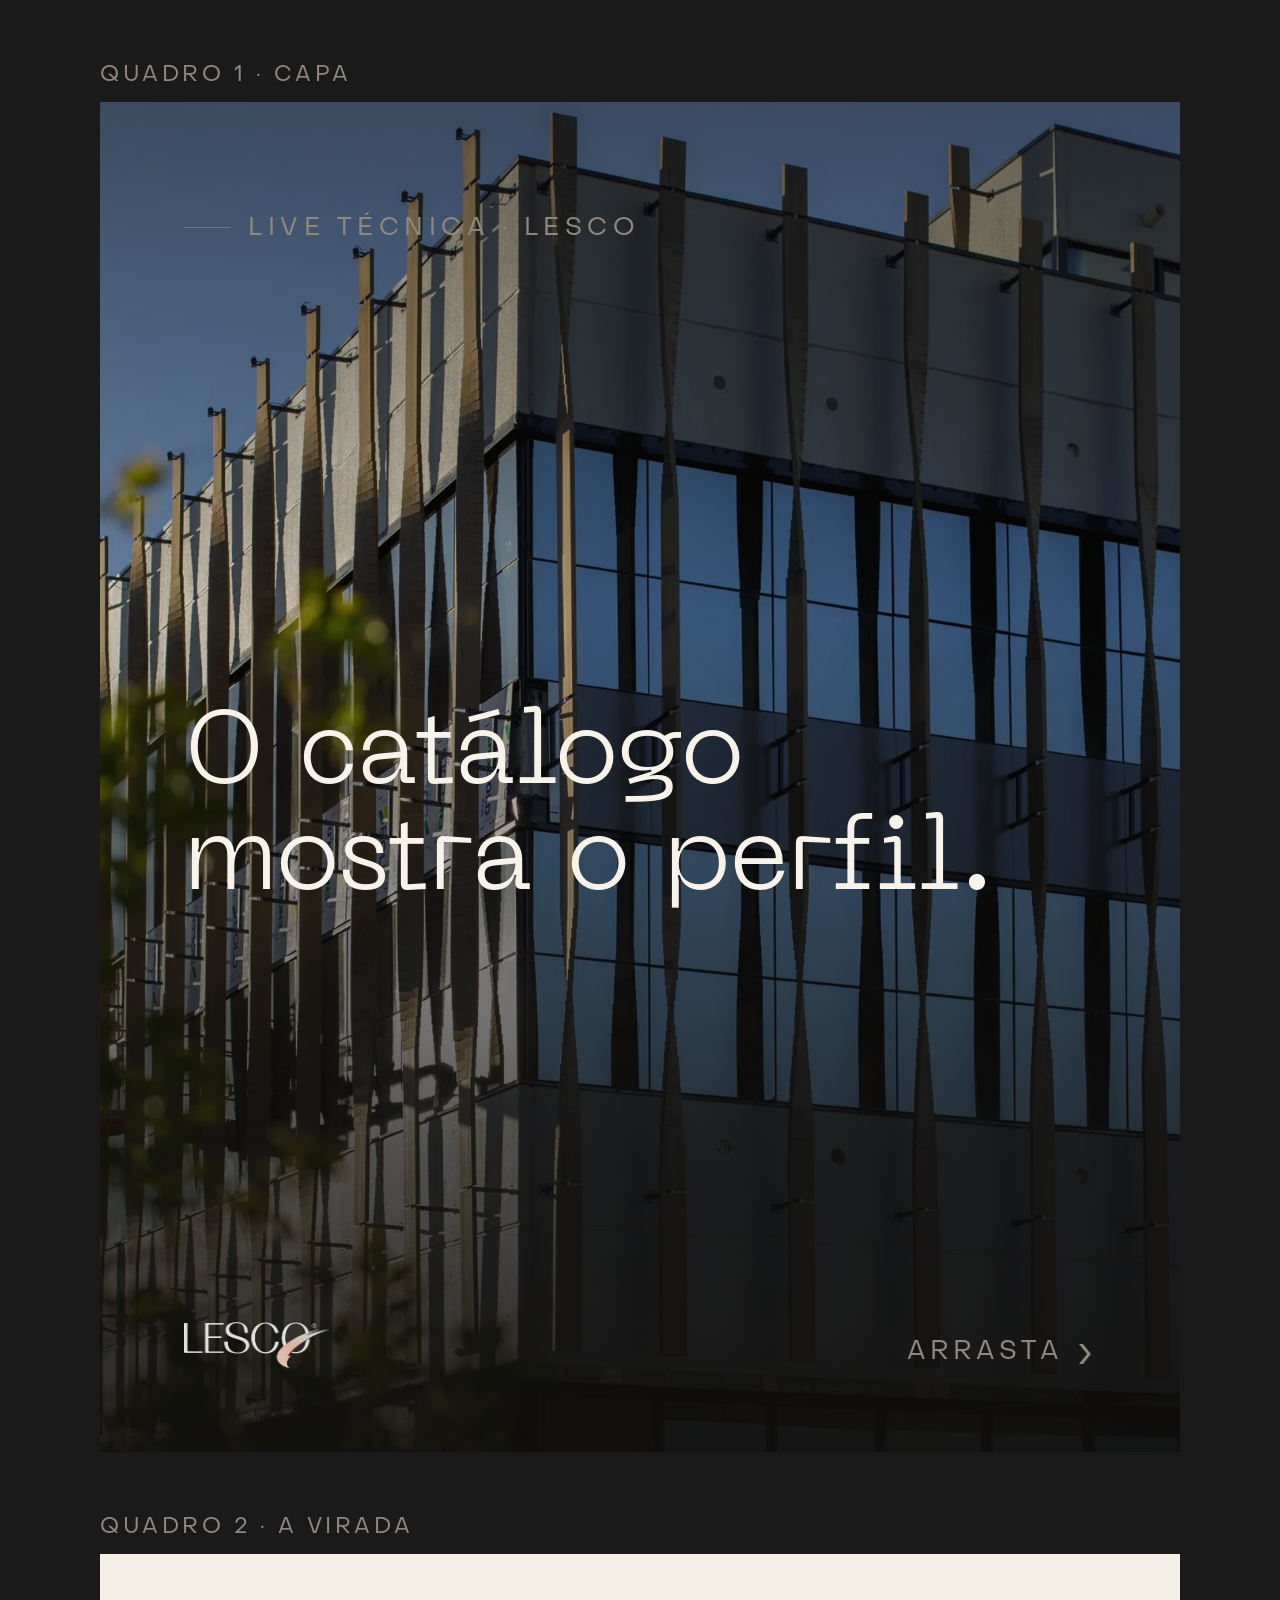
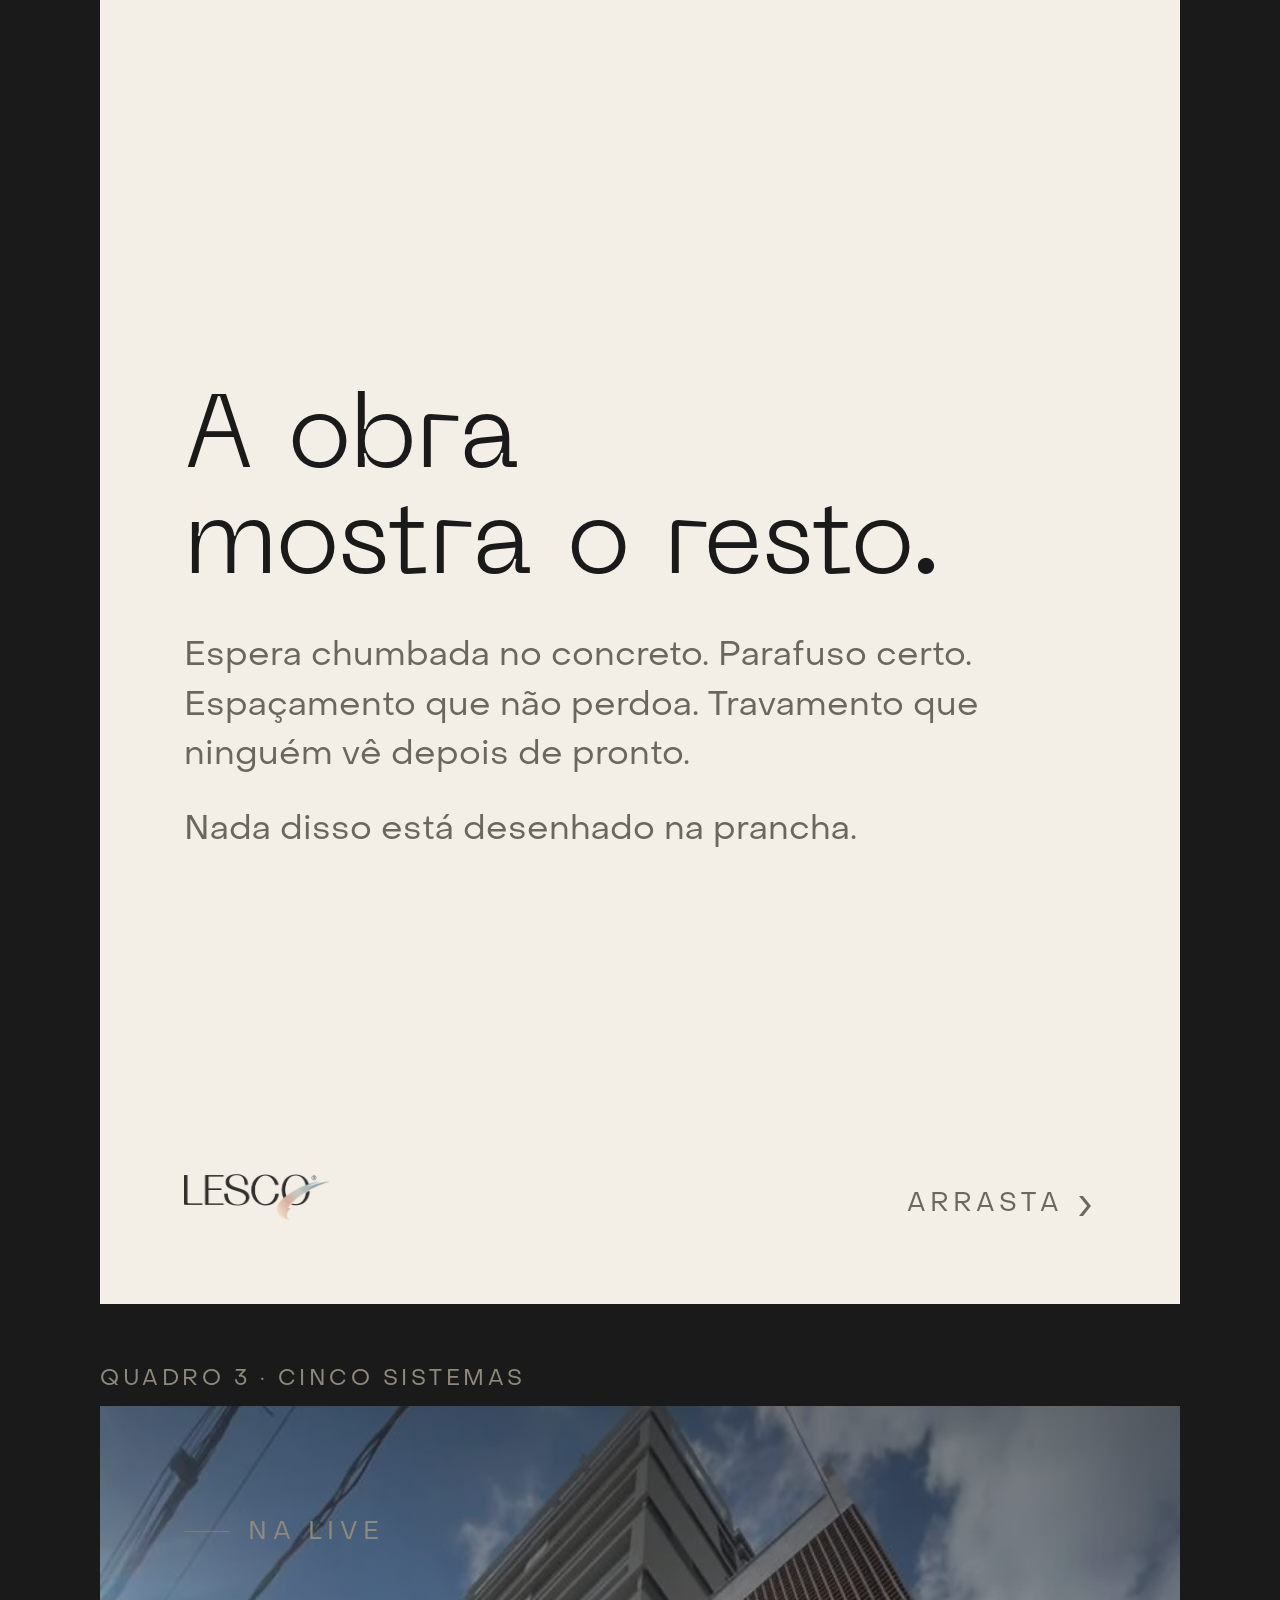
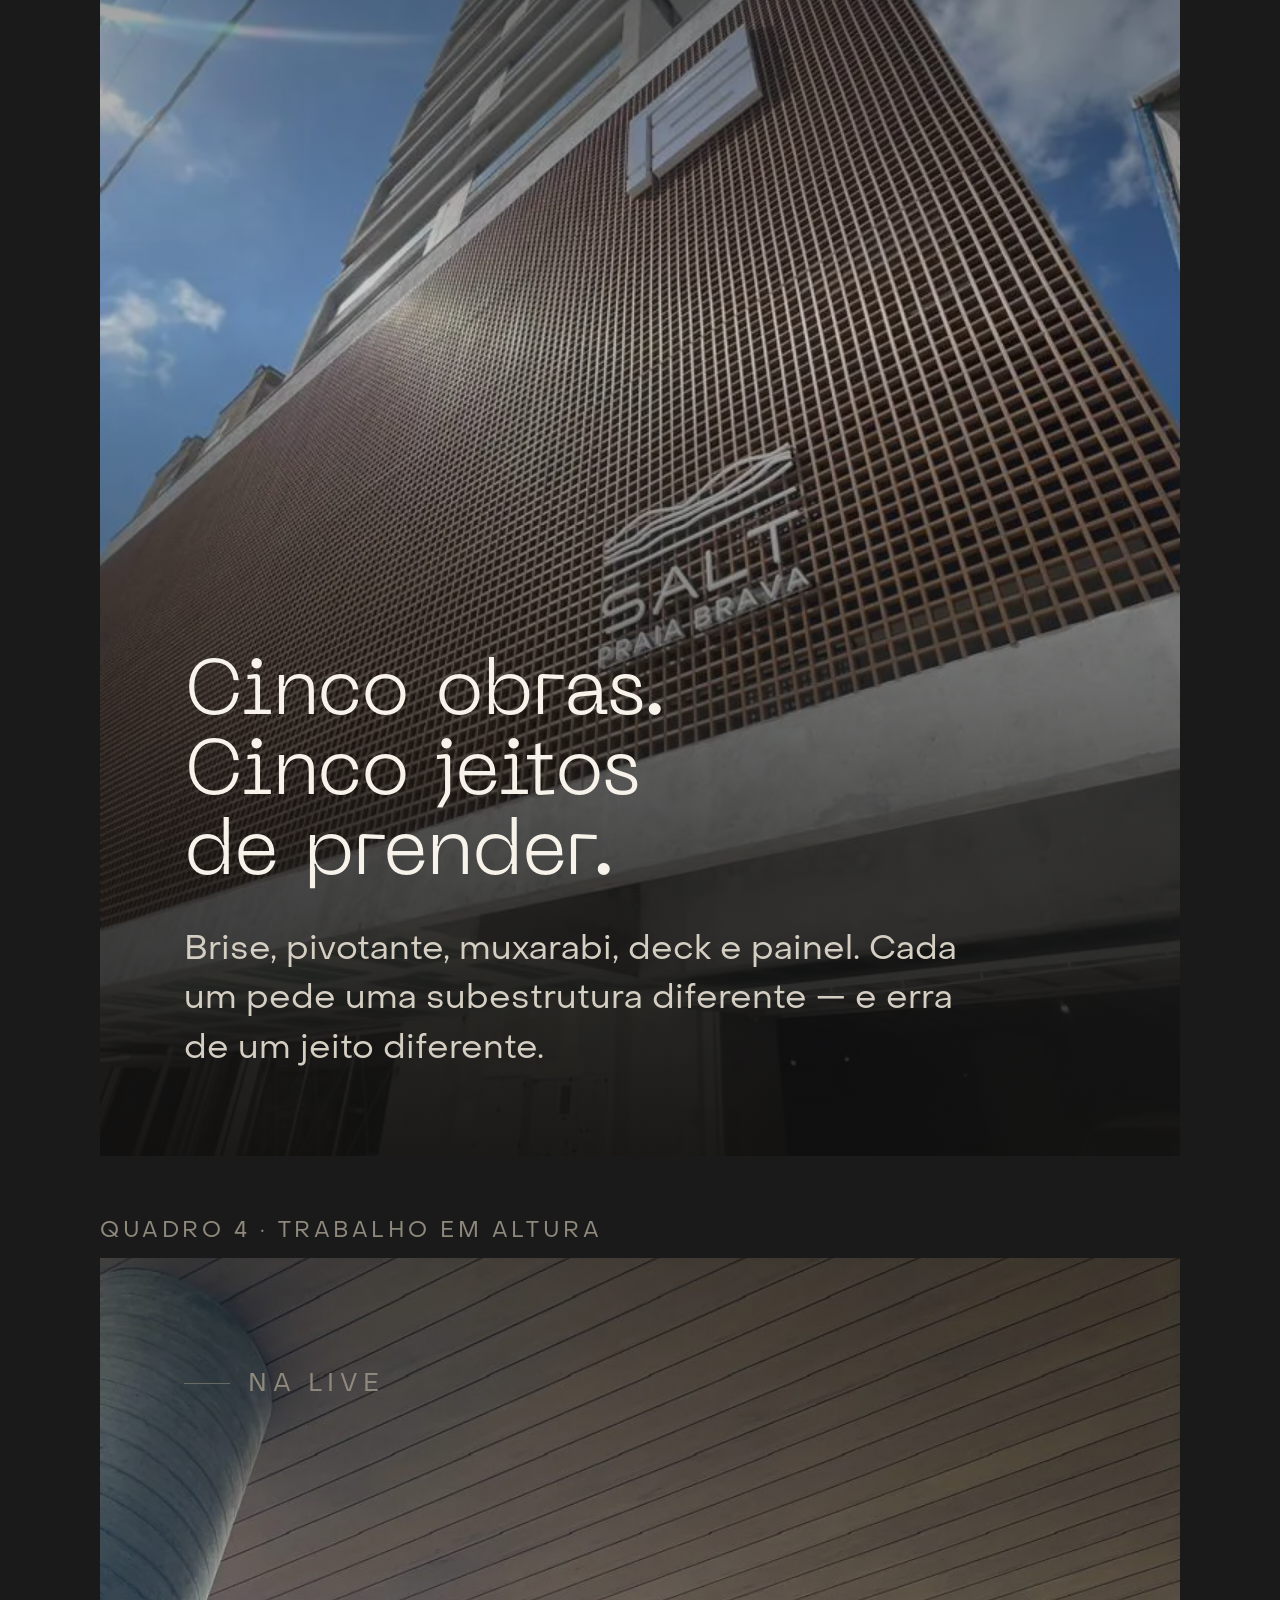
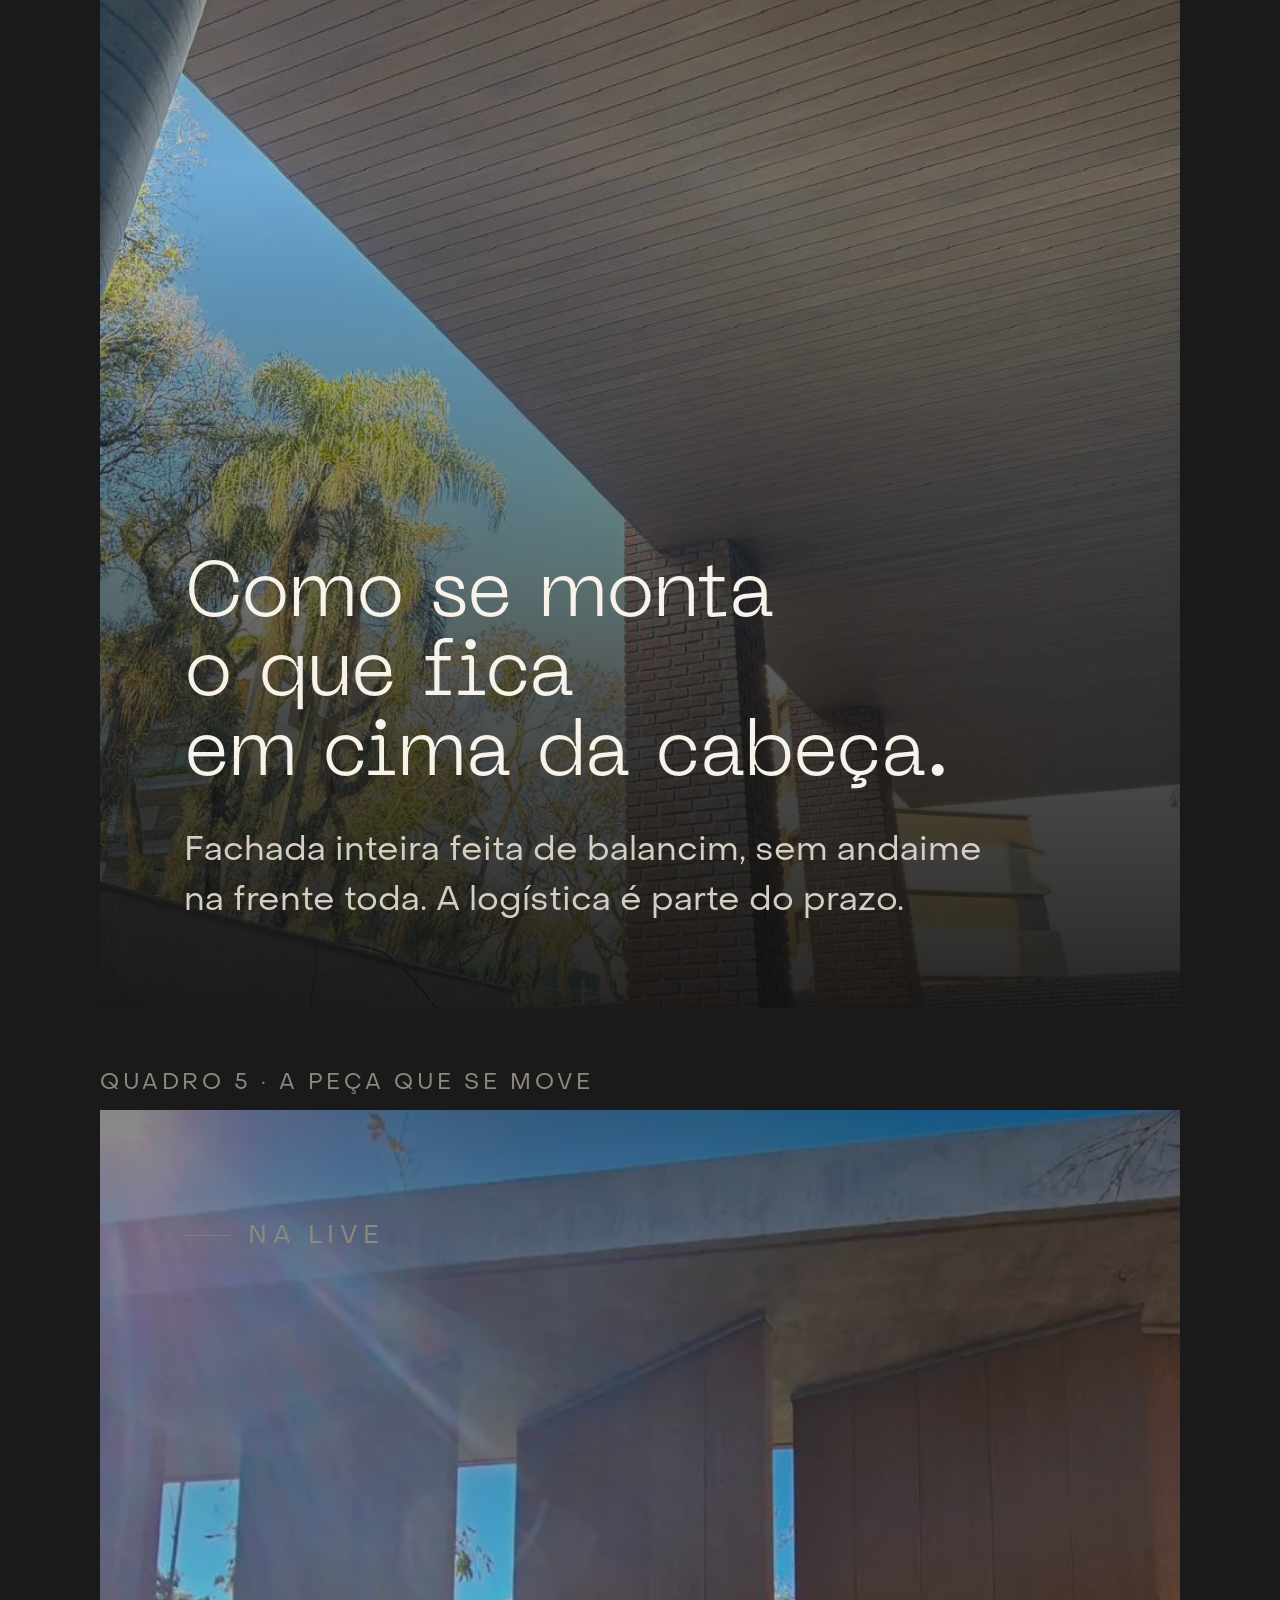
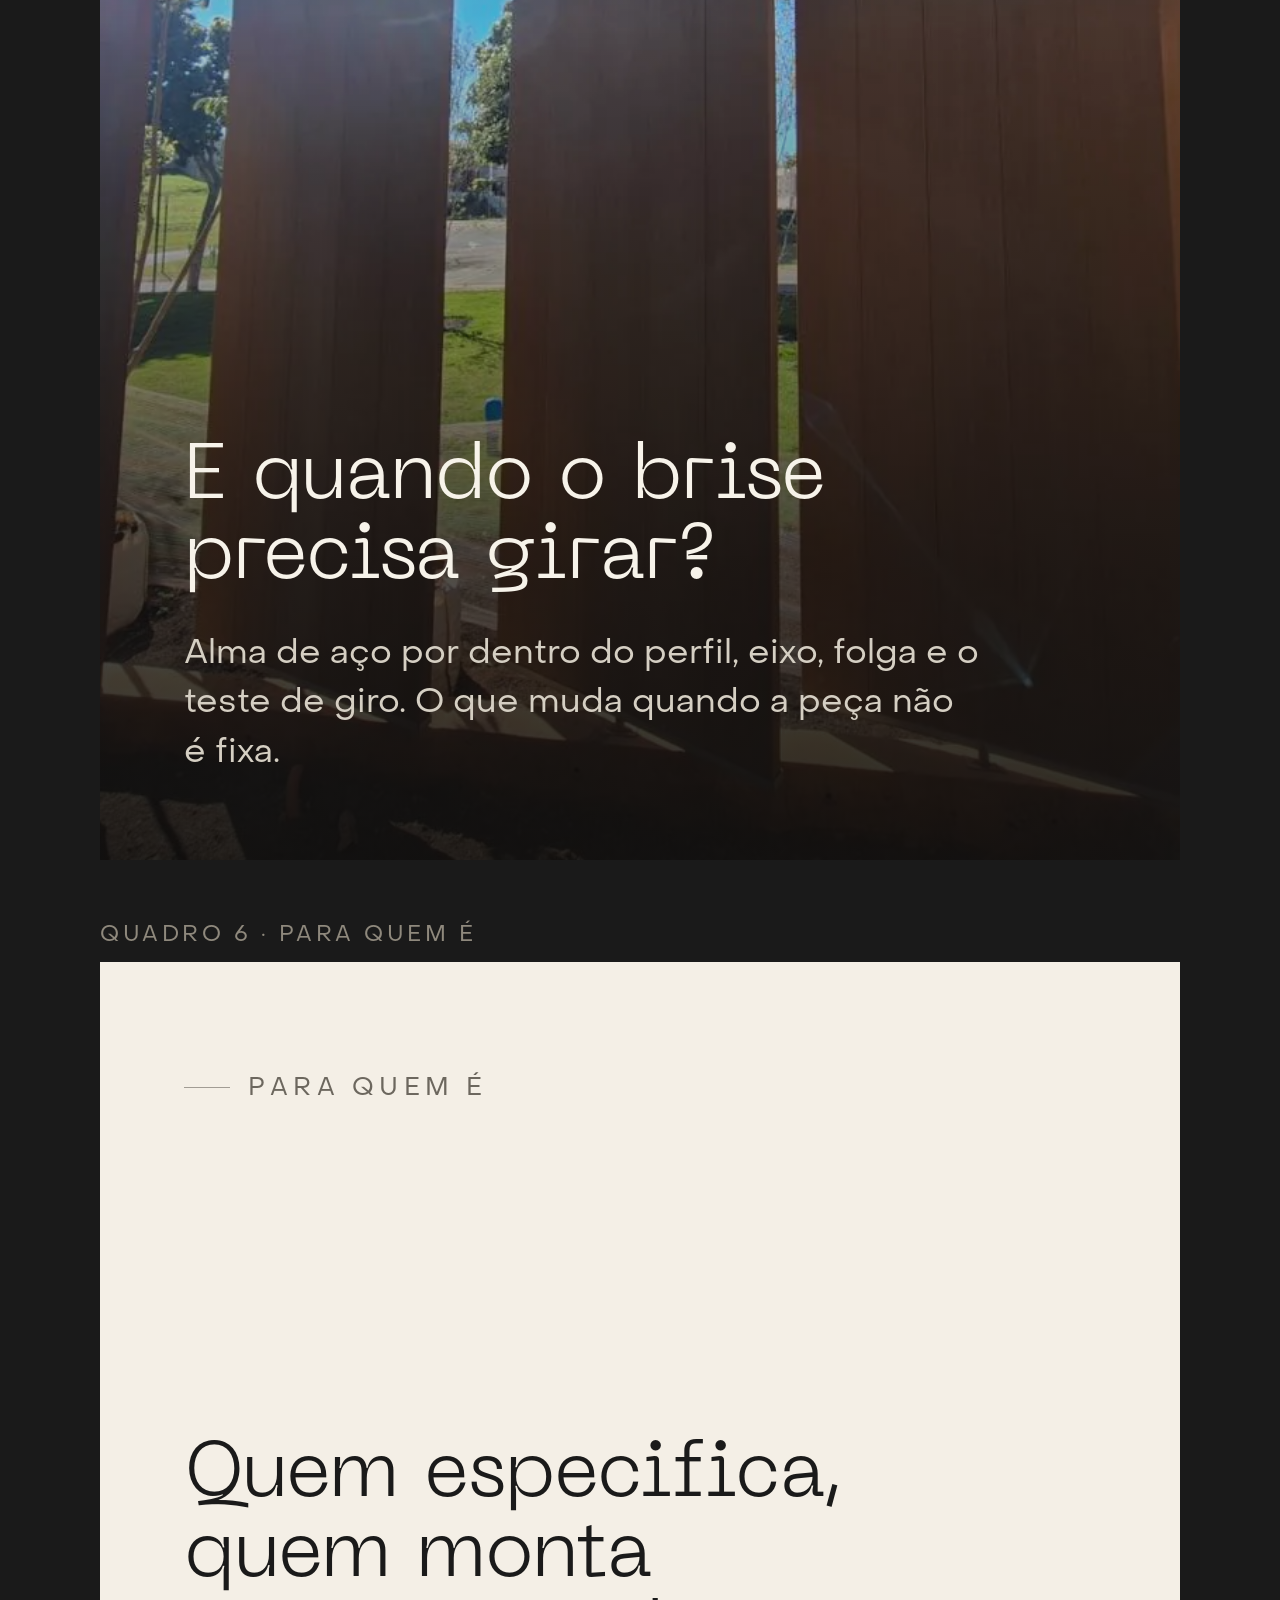
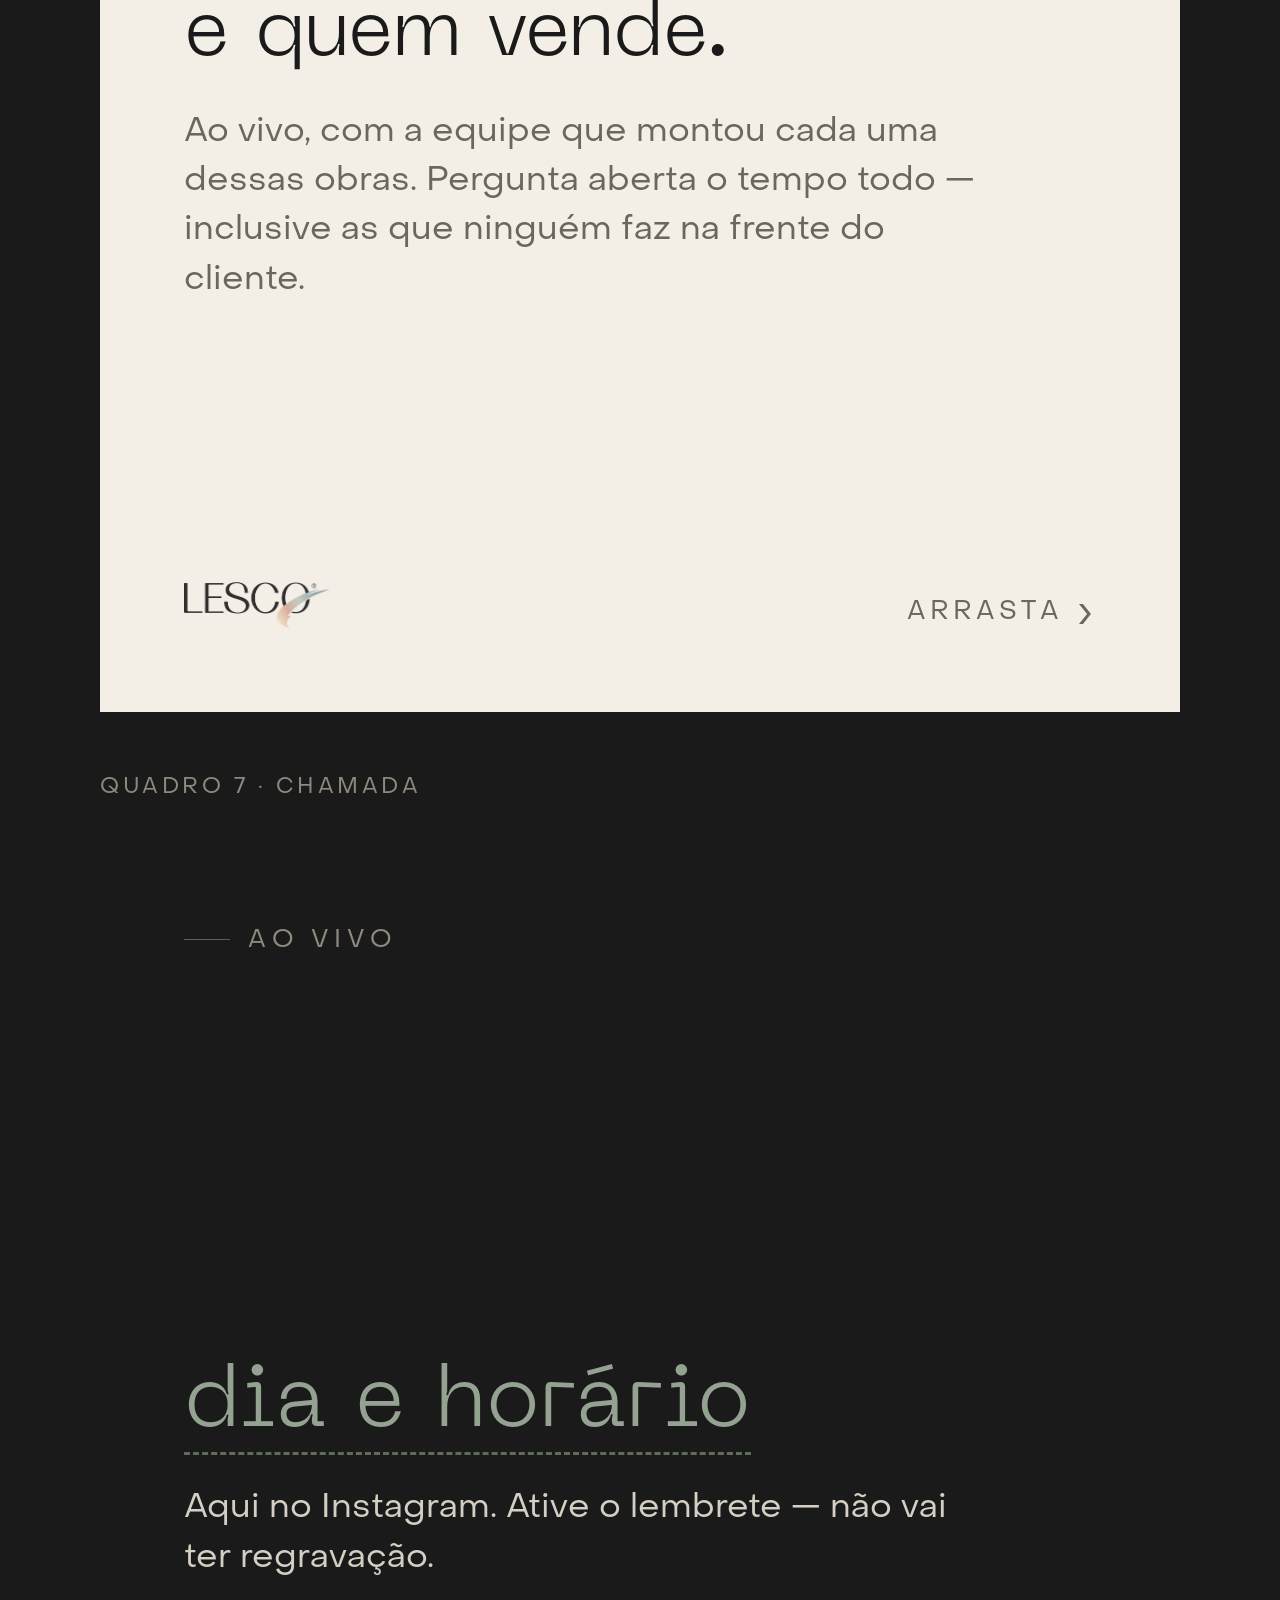
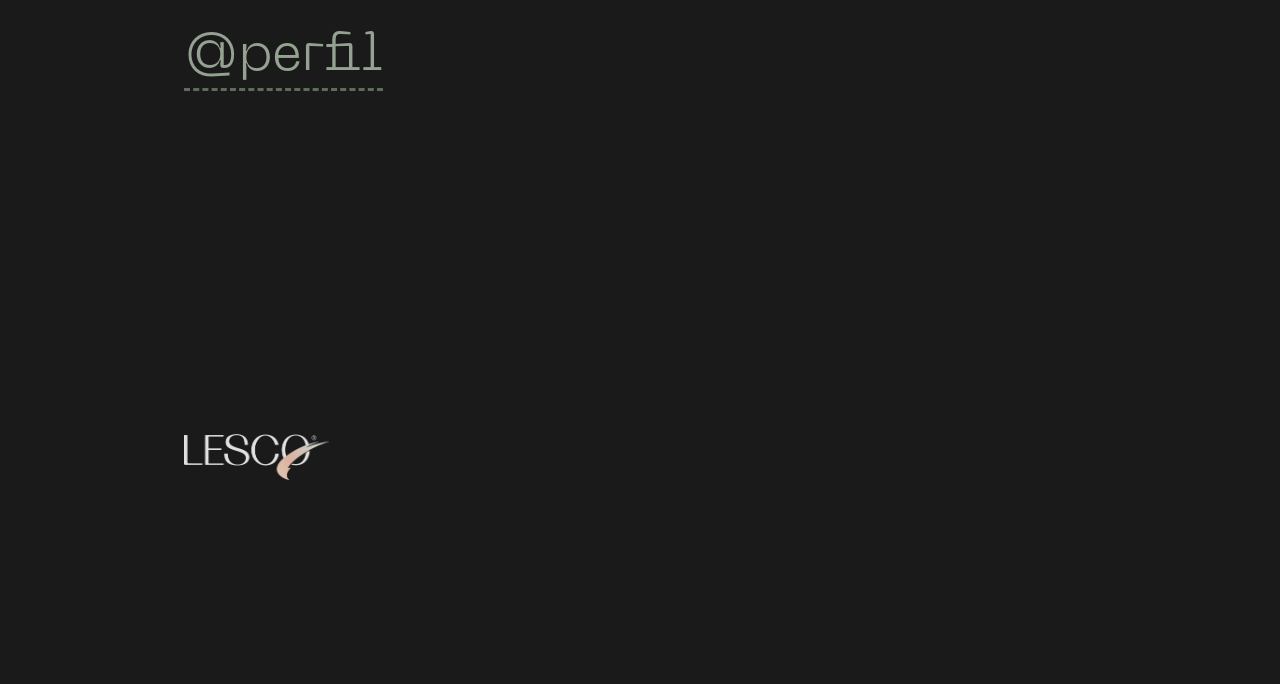
<file: divulgacao/carrossel-live/index.html>
<!DOCTYPE html>
<html lang="pt-BR">
<head>
<meta charset="utf-8">
<title>Carrossel · Instalação de Revestimentos e Estruturas · Lesco</title>

<!--
  Carrossel de chamada da live, em sete quadros de 1080 × 1350.

  É convite, não resumo: cada quadro abre uma dúvida e a live responde.
  Ficha técnica, área e prazo ficam de fora de propósito — isso é conteúdo
  da apresentação, não isca.

  Abrir este arquivo mostra os quadros empilhados, para conferir.
  Para gerar os PNG prontos para postar:

      node tools/export-carrossel.js

  O script fotografa um quadro por vez (index.html?n=1, ?n=2, …) e salva
  em export/carrossel-live/.

  O que estiver marcado com a classe "vago" ainda precisa ser preenchido:
  data, horário e o perfil do Instagram.
-->

<link rel="stylesheet" href="../../theme/fonts.css">
<link rel="stylesheet" href="../../theme/tokens.css">
<link rel="stylesheet" href="carrossel.css">
</head>
<body>

<!-- 1 · o gancho, primeira metade --------------------------------------- -->
<p class="etiqueta">Quadro 1 · capa</p>
<section class="quadro quadro--escuro sobre-foto" data-n="1">
  <img class="quadro__foto" src="../../decks/instalacao-de-estruturas/img/ekos/e01.webp"
       alt="Fachada com brises verticais instalados" style="--focal: 50% 45%">
  <div class="quadro__veu"></div>
  <div class="quadro__conteudo">
    <p class="olho">Live técnica · Lesco</p>
    <div class="empurra"></div>
    <h1 class="titulo">O catálogo<br>mostra o perfil.</h1>
    <div class="empurra"></div>
    <div class="rodape">
      <img class="marca" src="../../shared/brand/logo-light.png" alt="Lesco">
      <span class="arrasta">Arrasta</span>
    </div>
  </div>
</section>

<!-- 2 · o gancho, segunda metade ---------------------------------------- -->
<p class="etiqueta">Quadro 2 · a virada</p>
<section class="quadro" data-n="2">
  <div class="quadro__conteudo">
    <div class="empurra"></div>
    <h2 class="titulo">A obra<br>mostra o resto.</h2>
    <p class="legenda">Espera chumbada no concreto. Parafuso certo. Espaçamento que não perdoa. Travamento que ninguém vê depois de pronto.</p>
    <p class="legenda" style="margin-top: 26px">Nada disso está desenhado na prancha.</p>
    <div class="empurra"></div>
    <div class="rodape">
      <img class="marca" src="../../shared/brand/logo-dark.png" alt="Lesco">
      <span class="arrasta" style="color: var(--text-muted)">Arrasta</span>
    </div>
  </div>
</section>

<!-- 3 · cinco sistemas --------------------------------------------------- -->
<p class="etiqueta">Quadro 3 · cinco sistemas</p>
<section class="quadro quadro--escuro sobre-foto" data-n="3">
  <img class="quadro__foto" src="../../decks/instalacao-de-estruturas/img/salt/s3.webp"
       alt="Torre do Salt Praia Brava com o muxarabi montado" style="--focal: 50% 45%">
  <div class="quadro__veu"></div>
  <div class="quadro__conteudo">
    <p class="olho">Na live</p>
    <div class="empurra"></div>
    <h2 class="titulo titulo--medio">Cinco obras.<br>Cinco jeitos<br>de prender.</h2>
    <p class="legenda">Brise, pivotante, muxarabi, deck e painel. Cada um pede uma subestrutura diferente — e erra de um jeito diferente.</p>
  </div>
</section>

<!-- 4 · altura ----------------------------------------------------------- -->
<p class="etiqueta">Quadro 4 · trabalho em altura</p>
<section class="quadro quadro--escuro sobre-foto" data-n="4">
  <img class="quadro__foto" src="../../decks/instalacao-de-estruturas/img/amira/forro.webp"
       alt="Forro de madeira visto de baixo, no Amira" style="--focal: 50% 45%">
  <div class="quadro__veu"></div>
  <div class="quadro__conteudo">
    <p class="olho">Na live</p>
    <div class="empurra"></div>
    <h2 class="titulo titulo--medio">Como se monta<br>o que fica<br>em cima da cabeça.</h2>
    <p class="legenda">Fachada inteira feita de balancim, sem andaime na frente toda. A logística é parte do prazo.</p>
  </div>
</section>

<!-- 5 · a peça que se move ----------------------------------------------- -->
<p class="etiqueta">Quadro 5 · a peça que se move</p>
<section class="quadro quadro--escuro sobre-foto" data-n="5">
  <img class="quadro__foto" src="../../decks/instalacao-de-estruturas/img/ala/a03.webp"
       alt="Painéis pivotantes da Alla, finalizados" style="--focal: 50% 55%">
  <div class="quadro__veu"></div>
  <div class="quadro__conteudo">
    <p class="olho">Na live</p>
    <div class="empurra"></div>
    <h2 class="titulo titulo--medio">E quando o brise<br>precisa girar?</h2>
    <p class="legenda">Alma de aço por dentro do perfil, eixo, folga e o teste de giro. O que muda quando a peça não é fixa.</p>
  </div>
</section>

<!-- 6 · para quem é ------------------------------------------------------ -->
<p class="etiqueta">Quadro 6 · para quem é</p>
<section class="quadro" data-n="6">
  <div class="quadro__conteudo">
    <p class="olho">Para quem é</p>
    <div class="empurra"></div>
    <h2 class="titulo titulo--medio">Quem especifica,<br>quem monta<br>e quem vende.</h2>
    <p class="legenda">Ao vivo, com a equipe que montou cada uma dessas obras. Pergunta aberta o tempo todo — inclusive as que ninguém faz na frente do cliente.</p>
    <div class="empurra"></div>
    <div class="rodape">
      <img class="marca" src="../../shared/brand/logo-dark.png" alt="Lesco">
      <span class="arrasta" style="color: var(--text-muted)">Arrasta</span>
    </div>
  </div>
</section>

<!-- 7 · chamada ---------------------------------------------------------- -->
<p class="etiqueta">Quadro 7 · chamada</p>
<section class="quadro quadro--escuro" data-n="7">
  <div class="quadro__conteudo">
    <p class="olho" style="color: var(--on-dark-muted)">Ao vivo</p>
    <div class="empurra"></div>
    <p class="quando"><span class="vago">dia e horário</span></p>
    <p class="legenda">Aqui no Instagram. Ative o lembrete — não vai ter regravação.</p>
    <p class="quando" style="font-size: 52px; margin-top: 48px"><span class="vago">@perfil</span></p>
    <div class="empurra"></div>
    <div class="rodape">
      <img class="marca" src="../../shared/brand/logo-light.png" alt="Lesco">
    </div>
  </div>
</section>

<script>
  /* ?n=3 isola o quadro 3 para o Chrome fotografar; sem parâmetro, a página
     fica no modo revisão, com todos empilhados. */
  (function () {
    var n = new URLSearchParams(location.search).get('n');
    if (!n) { document.body.className = 'revisao'; return; }

    document.body.className = 'captura';
    var alvo = document.querySelector('.quadro[data-n="' + n + '"]');
    if (alvo) alvo.classList.add('alvo');
  })();
</script>

</body>
</html>
</file>
<file: theme/fonts.css>
/* ---------------------------------------------------------------------------
   Fontes da marca Lesco.
   Arquivos licenciados em shared/fonts/. Caminho relativo a ESTE arquivo,
   portanto funciona tanto em file:// quanto servido por HTTP.
   --------------------------------------------------------------------------- */

@font-face {
  font-family: 'Neue Machina';
  src: url('../shared/fonts/PPNeueMachina-Light.otf') format('opentype');
  font-weight: 300;
  font-style: normal;
  font-display: block;
}

@font-face {
  font-family: 'Neue Machina';
  src: url('../shared/fonts/PPNeueMachina-Regular.otf') format('opentype');
  font-weight: 400;
  font-style: normal;
  font-display: block;
}

@font-face {
  font-family: 'Object Sans';
  src: url('../shared/fonts/PPObjectSans-Thin.otf') format('opentype');
  font-weight: 200;
  font-style: normal;
  font-display: block;
}

@font-face {
  font-family: 'Object Sans';
  src: url('../shared/fonts/PPObjectSans-Regular.otf') format('opentype');
  font-weight: 400;
  font-style: normal;
  font-display: block;
}
</file>
<file: theme/tokens.css>
/* ---------------------------------------------------------------------------
   Lesco — tema de apresentação (variante NEUTRA)

   Derivado do design system em _ds/, com uma diferença deliberada: aqui o
   verde da marca NÃO é cor de fundo. Os neutros quentes conduzem a leitura
   e o verde aparece só em acentos — numeração, filetes, barra de progresso
   e um destaque por slide. Assim as fotos de obra ficam com o protagonismo.

   Tudo é declarado em px absolutos porque o palco tem tamanho fixo de
   1920 × 1080 e é escalado inteiro por transform (ver engine/stage.css).
   --------------------------------------------------------------------------- */

:root {
  /* ---- Tinta / neutros quentes -------------------------------------- */
  --ink-900: #1a1a1a;   /* texto principal, fundo dos slides escuros */
  --ink-800: #262523;
  --ink-700: #38352f;   /* corpo de texto */
  --ink-600: #4a463f;
  --ink-500: #6c675e;   /* texto secundário, eyebrows */
  --ink-400: #8f897d;
  --ink-300: #b6b0a4;   /* texto secundário sobre fundo escuro */
  --ink-200: #d8d2c6;   /* filetes (hairlines) */
  --ink-100: #e8e2d6;

  /* ---- Papel / superfícies ------------------------------------------ */
  --paper:       #f4efe6;   /* fundo padrão dos slides */
  --paper-soft:  #faf6ee;
  --surface:     #ffffff;
  --surface-sunk:#ece5d8;   /* cards sobre papel */
  --surface-dark:#221f1c;   /* cards sobre grafite */

  /* ---- Acento da marca (sage) — uso parcimonioso --------------------- */
  --accent:       #94a291;
  --accent-soft:  #c0c9bf;
  --accent-deep:  #5f6c5c;
  --accent-wash:  #e6ede4;

  /* ---- Papéis semânticos -------------------------------------------- */
  --text-strong:  var(--ink-900);
  --text-body:    var(--ink-700);
  --text-muted:   var(--ink-500);
  --hairline:     var(--ink-200);

  /* Invertidos: usados quando o slide está em tom grafite */
  --on-dark-strong: #f7f3ea;
  --on-dark-body:   #d5cfc3;
  --on-dark-muted:  #8f897d;
  --on-dark-hair:   #3a3733;

  /* ---- Tipografia ---------------------------------------------------- */
  --font-display: 'Neue Machina', 'Space Grotesk', ui-sans-serif, system-ui, sans-serif;
  --font-text:    'Object Sans', 'Manrope', ui-sans-serif, system-ui, sans-serif;

  /* Escala em px do palco 1920×1080 */
  --fs-hero:    124px;
  --fs-title:   78px;
  --fs-h2:      68px;
  --fs-h3:      58px;
  --fs-lead:    36px;
  --fs-body:    34px;
  --fs-sub:     32px;
  --fs-meta:    30px;
  --fs-label:   28px;
  --fs-eyebrow: 26px;
  --fs-numeral: 200px;   /* número gigante das aberturas de capítulo */
  --fs-stat:    132px;   /* número dos cards de métrica */

  --track-eyebrow: 0.32em;
  --track-label:   0.14em;
  --track-title:   0.16em;

  /* ---- Layout -------------------------------------------------------- */
  --pad-x: 120px;        /* margem lateral padrão do slide */
  --pad-y: 104px;
  --pad-y-tight: 88px;

  --radius-sm: 4px;
  --radius-md: 10px;
  --radius-lg: 14px;

  /* ---- Movimento ----------------------------------------------------- */
  --ease-out:      cubic-bezier(0.16, 1, 0.30, 1);
  --ease-standard: cubic-bezier(0.40, 0, 0.20, 1);
  --dur-fast:  180ms;
  --dur-base:  420ms;
  --dur-slow:  720ms;
  --dur-scene: 900ms;    /* transição entre slides */
  --stagger:   55ms;     /* passo da revelação escalonada */
}
</file>
<file: theme/hub.css>
/* ---------------------------------------------------------------------------
   Página inicial — a lista de apresentações.

   Diferente dos slides, esta página é responsiva de verdade: é vista em
   notebook e celular, e não é projetada em 16:9.
   --------------------------------------------------------------------------- */

*, *::before, *::after { box-sizing: border-box; }

body {
  margin: 0;
  min-height: 100vh;
  background: var(--paper);
  color: var(--text-strong);
  font-family: var(--font-text);
  -webkit-font-smoothing: antialiased;
}

.hub {
  max-width: 1240px;
  margin: 0 auto;
  padding: 72px 40px 96px;
}

@media (max-width: 640px) {
  .hub { padding: 44px 20px 64px; }
}

/* ---- Cabeçalho -------------------------------------------------------- */

.hub__head {
  display: flex;
  flex-direction: column;
  gap: 42px;
  padding-bottom: 46px;
  margin-bottom: 52px;
  border-bottom: 1px solid var(--hairline);
}

.hub__logo { height: 34px; width: auto; align-self: flex-start; }

.hub__eyebrow {
  display: flex;
  align-items: center;
  gap: 16px;
  font-size: 12px;
  letter-spacing: 0.28em;
  text-transform: uppercase;
  color: var(--text-muted);
  margin-bottom: 20px;
}

.hub__eyebrow::before {
  content: "";
  width: 34px;
  height: 2px;
  background: var(--accent);
}

.hub__title {
  margin: 0;
  font-family: var(--font-display);
  font-weight: 300;
  text-transform: uppercase;
  letter-spacing: 0.14em;
  line-height: 1.12;
  font-size: clamp(34px, 5.2vw, 58px);
}

/* ---- Grade de apresentações -------------------------------------------- */

.hub__grid {
  display: grid;
  grid-template-columns: repeat(auto-fill, minmax(340px, 1fr));
  gap: 42px;
}

@media (max-width: 640px) {
  .hub__grid { grid-template-columns: 1fr; gap: 32px; }
}

.deck-card {
  display: block;
  text-decoration: none;
  color: inherit;
}

.deck-card__cover {
  position: relative;
  aspect-ratio: 16 / 9;
  overflow: hidden;
  border-radius: var(--radius-md);
  background: var(--ink-900);
  display: flex;
  flex-direction: column;
  justify-content: flex-end;
  padding: 32px 34px;
  transition: transform var(--dur-base) var(--ease-out);
}

.deck-card:hover .deck-card__cover { transform: translateY(-4px); }

.deck-card__photo {
  position: absolute;
  inset: 0;
  width: 100%;
  height: 100%;
  object-fit: cover;
  opacity: 0.55;
  transition: opacity var(--dur-slow) var(--ease-out),
              transform var(--dur-slow) var(--ease-out);
}

.deck-card:hover .deck-card__photo { opacity: 0.68; transform: scale(1.04); }

.deck-card__veil {
  position: absolute;
  inset: 0;
  background: linear-gradient(to top, rgba(14, 13, 12, 0.92) 8%, rgba(14, 13, 12, 0.36) 62%, rgba(14, 13, 12, 0.22) 100%);
}

.deck-card__inner { position: relative; }

.deck-card__eyebrow {
  display: flex;
  align-items: center;
  gap: 12px;
  font-size: 11px;
  letter-spacing: 0.26em;
  text-transform: uppercase;
  color: var(--on-dark-body);
  margin-bottom: 14px;
}

.deck-card__eyebrow::before {
  content: "";
  width: 26px;
  height: 2px;
  background: var(--accent-soft);
}

.deck-card__name {
  margin: 0;
  font-family: var(--font-display);
  font-weight: 300;
  text-transform: uppercase;
  letter-spacing: 0.10em;
  line-height: 1.18;
  font-size: 27px;
  color: var(--on-dark-strong);
}

.deck-card__meta {
  display: flex;
  align-items: baseline;
  justify-content: space-between;
  gap: 20px;
  padding-top: 18px;
  margin-top: 16px;
  border-top: 1px solid var(--hairline);
}

.deck-card__sub {
  font-size: 15px;
  line-height: 1.5;
  color: var(--text-muted);
}

.deck-card__count {
  flex: none;
  font-family: var(--font-display);
  font-weight: 300;
  font-size: 13px;
  letter-spacing: 0.10em;
  text-transform: uppercase;
  color: var(--accent-deep);
  font-variant-numeric: tabular-nums;
}

/* ---- Estados ----------------------------------------------------------- */

.hub__empty {
  padding: 48px 0;
  font-size: 16px;
  line-height: 1.6;
  color: var(--text-muted);
  max-width: 54ch;
}

.hub__foot {
  margin-top: 72px;
  padding-top: 26px;
  border-top: 1px solid var(--hairline);
  font-size: 13px;
  line-height: 1.7;
  color: var(--text-faint, var(--ink-400));
}

.hub__foot kbd {
  font-family: var(--font-display);
  font-weight: 300;
  font-size: 12px;
  letter-spacing: 0.06em;
  color: var(--text-body);
  border: 1px solid var(--hairline);
  border-radius: var(--radius-sm);
  padding: 1px 6px;
}
</file>
<file: engine/stage.css>
/* ---------------------------------------------------------------------------
   Palco, cromo e painéis auxiliares.

   O palco tem 1920 × 1080 fixos e é escalado inteiro por transform. Isso faz
   com que o slide fique idêntico em qualquer tela — notebook, projetor ou
   captura de OBS — sem nenhum reflow de tipografia.
   --------------------------------------------------------------------------- */

*, *::before, *::after { box-sizing: border-box; }

html, body {
  margin: 0;
  padding: 0;
  height: 100%;
  overflow: hidden;
  background: #0e0d0c;
  font-family: var(--font-text);
  -webkit-font-smoothing: antialiased;
  text-rendering: optimizeLegibility;
}

body.is-idle { cursor: none; }

/* ---- Viewport e palco ----------------------------------------------- */

.deck-viewport {
  position: fixed;
  inset: 0;
  overflow: hidden;
}

/* Ancorado no canto superior esquerdo e posicionado por transform, calculado
   em engine/deck.js. Centralizar por grid ou flex não serve: o palco tem
   1920 px de largura e transborda o viewport, e nesse caso o navegador
   alinha o item no início em vez de centralizá-lo. */
.stage {
  position: absolute;
  top: 0;
  left: 0;
  width: 1920px;
  height: 1080px;
  transform-origin: 0 0;
  background: var(--paper);
  overflow: hidden;
}

/* ---- Slides ---------------------------------------------------------- */

.slide {
  position: absolute;
  inset: 0;
  display: none;
  background: var(--paper);
  color: var(--text-strong);
  font-family: var(--font-text);
}

.slide.is-current,
.slide.is-outgoing { display: block; }

.slide.is-outgoing { z-index: 1; }
.slide.is-current   { z-index: 2; }

/* Tom grafite: usado nas capas, aberturas de projeto e encerramento. */
.slide[data-tone="ink"] {
  background: var(--ink-900);
  color: var(--on-dark-strong);
}

/* ---- Cromo (progresso, contador, navegação) -------------------------- */

.chrome {
  position: fixed;
  inset: 0;
  z-index: 40;
  pointer-events: none;
  opacity: 1;
  transition: opacity var(--dur-base) var(--ease-standard);
}

body.is-idle .chrome,
body.is-overview .chrome { opacity: 0; }

.chrome__progress {
  position: absolute;
  left: 0;
  bottom: 0;
  height: 3px;
  width: 100%;
  background: rgba(255, 255, 255, 0.10);
}

.chrome__progress-bar {
  height: 100%;
  width: 0%;
  background: var(--accent);
  transition: width var(--dur-slow) var(--ease-out);
}

.chrome__counter {
  position: absolute;
  right: 26px;
  bottom: 22px;
  display: flex;
  align-items: baseline;
  gap: 8px;
  font-family: var(--font-display);
  font-weight: 300;
  font-size: 15px;
  letter-spacing: 0.08em;
  color: rgba(247, 243, 234, 0.72);
  font-variant-numeric: tabular-nums;
}

.chrome__counter b { font-weight: 300; color: #fff; }
.chrome__counter span { color: rgba(247, 243, 234, 0.38); }

.chrome__timer {
  position: absolute;
  left: 26px;
  bottom: 22px;
  font-family: var(--font-display);
  font-weight: 300;
  font-size: 15px;
  letter-spacing: 0.08em;
  color: rgba(247, 243, 234, 0.55);
  font-variant-numeric: tabular-nums;
  pointer-events: auto;
  cursor: pointer;
  user-select: none;
}

.chrome__timer[data-running="false"] { color: rgba(247, 243, 234, 0.28); }

/* O painel de notas ocupa a faixa de baixo — contador e cronômetro sobem
   para não ficarem escondidos atrás dele. */
body.is-presenter .chrome__counter,
body.is-presenter .chrome__timer { bottom: 132px; }

.chrome__nav {
  position: absolute;
  top: 50%;
  translate: 0 -50%;
  width: 46px;
  height: 46px;
  display: grid;
  place-items: center;
  border: 1px solid rgba(247, 243, 234, 0.18);
  border-radius: 999px;
  background: rgba(20, 19, 18, 0.35);
  backdrop-filter: blur(6px);
  color: rgba(247, 243, 234, 0.75);
  cursor: pointer;
  pointer-events: auto;
  transition: background var(--dur-fast) var(--ease-standard),
              border-color var(--dur-fast) var(--ease-standard);
}

.chrome__nav:hover {
  background: rgba(20, 19, 18, 0.72);
  border-color: rgba(247, 243, 234, 0.42);
}

.chrome__nav[disabled] { opacity: 0.18; pointer-events: none; }
.chrome__nav--prev { left: 18px; }
.chrome__nav--next { right: 18px; }
.chrome__nav svg { width: 17px; height: 17px; }

/* ---- Carregamento inicial -------------------------------------------- */

.loader {
  position: fixed;
  inset: 0;
  z-index: 90;
  display: grid;
  place-content: center;
  justify-items: center;
  gap: 26px;
  background: #0e0d0c;
  transition: opacity var(--dur-slow) var(--ease-standard);
}

.loader.is-done { opacity: 0; pointer-events: none; }

.loader__title {
  font-family: var(--font-display);
  font-weight: 300;
  text-transform: uppercase;
  letter-spacing: 0.30em;
  font-size: 13px;
  color: rgba(247, 243, 234, 0.55);
}

.loader__track {
  width: 220px;
  height: 2px;
  background: rgba(247, 243, 234, 0.12);
  overflow: hidden;
}

.loader__bar {
  height: 100%;
  width: 0%;
  background: var(--accent);
  transition: width 220ms linear;
}

/* ---- Grade de slides (tecla G) --------------------------------------- */

.overview {
  position: fixed;
  inset: 0;
  z-index: 60;
  display: none;
  background: #0e0d0c;
  padding: 40px 44px 44px;
  overflow-y: auto;
  overscroll-behavior: contain;
}

body.is-overview .overview { display: block; }

.overview__head {
  display: flex;
  align-items: baseline;
  justify-content: space-between;
  gap: 24px;
  margin-bottom: 28px;
}

.overview__title {
  font-family: var(--font-display);
  font-weight: 300;
  text-transform: uppercase;
  letter-spacing: 0.22em;
  font-size: 14px;
  color: rgba(247, 243, 234, 0.85);
}

.overview__hint {
  font-size: 12px;
  letter-spacing: 0.06em;
  color: rgba(247, 243, 234, 0.35);
}

.overview__grid {
  display: grid;
  grid-template-columns: repeat(auto-fill, minmax(258px, 1fr));
  gap: 22px;
}

.thumb {
  cursor: pointer;
  border: 1px solid transparent;
  background: none;
  padding: 0;
  text-align: left;
  font: inherit;
  color: inherit;
}

.thumb__frame {
  position: relative;
  width: 100%;
  aspect-ratio: 16 / 9;
  overflow: hidden;
  background: var(--paper);
  outline: 1px solid rgba(247, 243, 234, 0.10);
  outline-offset: -1px;
  transition: outline-color var(--dur-fast) var(--ease-standard);
}

.thumb:hover .thumb__frame { outline-color: rgba(247, 243, 234, 0.45); }
.thumb.is-current .thumb__frame { outline: 2px solid var(--accent); outline-offset: -2px; }

/* O conteúdo clonado é renderizado em 1920×1080 e reduzido por transform. */
.thumb__inner {
  position: absolute;
  top: 0;
  left: 0;
  width: 1920px;
  height: 1080px;
  transform-origin: top left;
  pointer-events: none;
}

/* Miniaturas nunca animam: o clone entra já no estado final. */
.thumb__inner *,
.thumb__inner *::before,
.thumb__inner *::after {
  animation: none !important;
  transition: none !important;
}

.thumb__meta {
  display: flex;
  align-items: baseline;
  gap: 10px;
  margin-top: 10px;
  font-size: 12px;
  letter-spacing: 0.04em;
  color: rgba(247, 243, 234, 0.45);
}

.thumb__num {
  font-family: var(--font-display);
  font-weight: 300;
  color: rgba(247, 243, 234, 0.75);
  font-variant-numeric: tabular-nums;
}

.thumb__label {
  overflow: hidden;
  white-space: nowrap;
  text-overflow: ellipsis;
}

.thumb.is-current .thumb__num,
.thumb.is-current .thumb__label { color: var(--accent-soft); }

/* ---- Painel do apresentador (tecla N) -------------------------------- */

.presenter {
  position: fixed;
  right: 0;
  bottom: 0;
  left: 0;
  z-index: 50;
  display: none;
  grid-template-columns: 1fr 300px;
  gap: 28px;
  align-items: start;
  padding: 22px 26px 34px;
  background: linear-gradient(to top, rgba(10, 9, 8, 0.97) 60%, rgba(10, 9, 8, 0));
  color: var(--on-dark-body);
}

body.is-presenter .presenter { display: grid; }
body.is-presenter.is-overview .presenter { display: none; }

.presenter__eyebrow {
  font-family: var(--font-display);
  font-weight: 300;
  text-transform: uppercase;
  letter-spacing: 0.24em;
  font-size: 11px;
  color: rgba(247, 243, 234, 0.38);
  margin-bottom: 10px;
}

.presenter__notes {
  font-size: 17px;
  line-height: 1.55;
  color: rgba(247, 243, 234, 0.90);
  max-width: 1100px;
}

.presenter__notes:empty::after {
  content: "Sem notas para este slide.";
  color: rgba(247, 243, 234, 0.30);
}

.presenter__next {
  border-left: 1px solid rgba(247, 243, 234, 0.14);
  padding-left: 22px;
}

.presenter__next-label {
  font-size: 15px;
  line-height: 1.4;
  color: rgba(247, 243, 234, 0.75);
}

.presenter__next-num {
  font-family: var(--font-display);
  font-weight: 300;
  font-size: 13px;
  color: var(--accent-soft);
  font-variant-numeric: tabular-nums;
  margin-bottom: 6px;
}

/* ---- Modo exportação (?export) ------------------------------------------
   Empilha os slides como páginas, um por folha, sem cromo nem animação.
   Serve para conferir o conteúdo no papel ou gerar um PDF de revisão.

   A página tem os mesmos 1920 × 1080 do palco e o conteúdo NÃO é reduzido.
   Já tentei páginas menores com transform: scale(): na tela funciona, mas
   ao paginar o Chrome recorta pela altura do conteúdo sem escalar, e as
   fichas técnicas perdiam metade das linhas. Sem escala, a página impressa
   é idêntica à projetada. */

@page {
  size: 1920px 1080px;
  margin: 0;
}

/* A raiz precisa deixar de cortar e de ter altura fixa, senão a impressão
   para na primeira folha — o resto das páginas fica fora do recorte. */
html.is-export,
html.is-export body {
  height: auto;
  overflow: visible;
}

body.is-export {
  background: #55524d;
  /* Sem isto o navegador descarta os fundos escuros na impressão. */
  print-color-adjust: exact;
  -webkit-print-color-adjust: exact;
}

body.is-export .deck-viewport { position: static; overflow: visible; }

body.is-export .stage {
  position: static;
  width: auto;
  height: auto;
  overflow: visible;
  transform: none;
  background: none;
}

body.is-export .slide {
  position: relative;
  display: block;
  width: 1920px;
  height: 1080px;
  margin: 0 auto 24px;
  overflow: hidden;
  break-after: page;
  page-break-after: always;
}

body.is-export .slide:last-child { break-after: auto; page-break-after: auto; }

/* Na tela a pilha é reduzida só para caber na janela. `zoom` não vale para
   a impressão (ver acima), mas para conferência em monitor é seguro. */
@media screen {
  body.is-export .stage { zoom: 0.5; }
}

/* Número da página, para citar o slide ao dar retorno. */
body.is-export .slide::after {
  content: attr(data-page);
  position: absolute;
  right: 30px;
  bottom: 22px;
  z-index: 10;
  font-family: var(--font-display);
  font-weight: 300;
  font-size: 20px;
  letter-spacing: 0.10em;
  color: var(--ink-400);
  font-variant-numeric: tabular-nums;
}

body.is-export .slide[data-tone="ink"]::after { color: rgba(247, 243, 234, 0.45); }

/* Nada anima e nada de cromo na exportação. */
body.is-export *,
body.is-export *::before,
body.is-export *::after {
  animation: none !important;
  transition: none !important;
}

body.is-export .chrome,
body.is-export .menu,
body.is-export .menu-scrim,
body.is-export .overview,
body.is-export .presenter,
body.is-export .help,
body.is-export .inkboard,
body.is-export .loader { display: none !important; }

@media print {
  body.is-export { background: none; }
  body.is-export .slide { margin: 0; }
}

/* ---- Anotação na tela (tecla D) ---------------------------------------- */
/* A tela de desenho vive DENTRO do palco, então escala junto com ele e as
   coordenadas ficam sempre em 1920 × 1080, independente do tamanho da tela.
   Fica acima dos slides e abaixo do cromo, para as setas seguirem clicáveis. */

.inkboard {
  position: absolute;
  inset: 0;
  z-index: 5;
  pointer-events: none;
}

body.is-drawing .inkboard {
  pointer-events: auto;
  cursor: crosshair;
}

/* Aviso discreto de que o modo de anotação está ligado. */
.chrome__drawing {
  position: absolute;
  top: 22px;
  left: 26px;
  display: none;
  align-items: center;
  gap: 9px;
  padding: 7px 14px 7px 11px;
  border-radius: 999px;
  background: rgba(20, 19, 18, 0.62);
  backdrop-filter: blur(6px);
  font-family: var(--font-display);
  font-weight: 300;
  font-size: 11px;
  letter-spacing: 0.18em;
  text-transform: uppercase;
  color: rgba(247, 243, 234, 0.85);
}

body.is-drawing .chrome__drawing { display: flex; }

.chrome__drawing::before {
  content: "";
  width: 9px;
  height: 9px;
  border-radius: 999px;
  background: var(--ink-color, #bd8571);
}

/* ---- Menu de controles ------------------------------------------------- */

.chrome__menu {
  position: absolute;
  top: 18px;
  right: 18px;
  width: 46px;
  height: 46px;
  display: grid;
  place-items: center;
  border: 1px solid rgba(247, 243, 234, 0.18);
  border-radius: 999px;
  background: rgba(20, 19, 18, 0.35);
  backdrop-filter: blur(6px);
  color: rgba(247, 243, 234, 0.75);
  cursor: pointer;
  pointer-events: auto;
  transition: background var(--dur-fast) var(--ease-standard),
              border-color var(--dur-fast) var(--ease-standard);
}

.chrome__menu:hover {
  background: rgba(20, 19, 18, 0.72);
  border-color: rgba(247, 243, 234, 0.42);
}

.chrome__menu svg { width: 18px; height: 18px; }

.menu {
  position: fixed;
  top: 0;
  right: 0;
  bottom: 0;
  z-index: 65;
  width: 384px;
  max-width: 92vw;
  display: flex;
  flex-direction: column;
  background: #131211;
  border-left: 1px solid rgba(247, 243, 234, 0.10);
  color: var(--on-dark-body);
  transform: translateX(100%);
  transition: transform var(--dur-base) var(--ease-out);
}

body.is-menu .menu { transform: translateX(0); }

.menu__head {
  display: flex;
  align-items: center;
  justify-content: space-between;
  gap: 16px;
  padding: 22px 24px 18px;
  border-bottom: 1px solid rgba(247, 243, 234, 0.10);
}

.menu__title {
  font-family: var(--font-display);
  font-weight: 300;
  text-transform: uppercase;
  letter-spacing: 0.22em;
  font-size: 13px;
  color: rgba(247, 243, 234, 0.90);
}

.menu__close {
  width: 30px;
  height: 30px;
  display: grid;
  place-items: center;
  border: none;
  border-radius: 999px;
  background: none;
  color: rgba(247, 243, 234, 0.55);
  cursor: pointer;
  font-size: 20px;
  line-height: 1;
  transition: color var(--dur-fast) var(--ease-standard);
}

.menu__close:hover { color: rgba(247, 243, 234, 0.95); }

.menu__block {
  padding: 20px 24px;
  border-bottom: 1px solid rgba(247, 243, 234, 0.10);
}

.menu__block--grow {
  flex: 1;
  min-height: 0;
  display: flex;
  flex-direction: column;
  border-bottom: none;
}

.menu__label {
  font-size: 10px;
  letter-spacing: 0.24em;
  text-transform: uppercase;
  color: rgba(247, 243, 234, 0.38);
  margin-bottom: 14px;
}

.menu__row { display: flex; flex-wrap: wrap; gap: 8px; }

.menu__btn {
  flex: 1 1 auto;
  min-width: 0;
  padding: 10px 14px;
  border: 1px solid rgba(247, 243, 234, 0.16);
  border-radius: var(--radius-sm);
  background: rgba(247, 243, 234, 0.04);
  color: rgba(247, 243, 234, 0.82);
  font-family: var(--font-text);
  font-size: 13px;
  letter-spacing: 0.02em;
  cursor: pointer;
  white-space: nowrap;
  transition: background var(--dur-fast) var(--ease-standard),
              border-color var(--dur-fast) var(--ease-standard),
              color var(--dur-fast) var(--ease-standard);
}

.menu__btn:hover {
  background: rgba(247, 243, 234, 0.10);
  border-color: rgba(247, 243, 234, 0.34);
  color: #fff;
}

/* Estado ligado: o acento da marca marca o que está ativo. */
.menu__btn.is-on {
  background: var(--accent);
  border-color: var(--accent);
  color: var(--ink-900);
}

.menu__btn[disabled] {
  opacity: 0.55;
  cursor: default;
  background: rgba(247, 243, 234, 0.04);
  border-color: rgba(247, 243, 234, 0.16);
  color: rgba(247, 243, 234, 0.82);
}

.menu__hint {
  margin-top: 11px;
  font-size: 12px;
  line-height: 1.5;
  color: rgba(247, 243, 234, 0.40);
}

.menu__hint.is-working { color: var(--accent-soft); }
.menu__hint.is-error   { color: var(--argila-300, #d6aa98); }

.menu__timer {
  font-family: var(--font-display);
  font-weight: 300;
  font-size: 40px;
  line-height: 1;
  letter-spacing: 0.04em;
  color: rgba(247, 243, 234, 0.92);
  font-variant-numeric: tabular-nums;
  margin-bottom: 16px;
}

.menu__timer[data-running="true"] { color: var(--accent-soft); }

/* Cores da anotação */
.menu__swatches { display: flex; gap: 10px; margin-top: 14px; }

.menu__swatch {
  width: 30px;
  height: 30px;
  border-radius: 999px;
  border: none;
  padding: 0;
  cursor: pointer;
  /* Anel claro para que a cor grafite também se veja no painel escuro. */
  box-shadow: 0 0 0 1px rgba(247, 243, 234, 0.30);
  transition: transform var(--dur-fast) var(--ease-standard),
              box-shadow var(--dur-fast) var(--ease-standard);
}

.menu__swatch:hover { transform: scale(1.12); }

.menu__swatch.is-on {
  box-shadow: 0 0 0 2px #131211, 0 0 0 4px rgba(247, 243, 234, 0.92);
}

/* Busca e lista de slides */
.menu__search {
  width: 100%;
  padding: 10px 13px;
  margin-bottom: 12px;
  border: 1px solid rgba(247, 243, 234, 0.16);
  border-radius: var(--radius-sm);
  background: rgba(247, 243, 234, 0.04);
  color: rgba(247, 243, 234, 0.92);
  font-family: var(--font-text);
  font-size: 13px;
}

.menu__search::placeholder { color: rgba(247, 243, 234, 0.32); }

.menu__search:focus {
  outline: none;
  border-color: var(--accent);
}

.menu__list {
  flex: 1;
  min-height: 0;
  overflow-y: auto;
  margin: 0 -8px -4px;
  padding: 0 8px 20px;
}

.menu__item {
  display: grid;
  grid-template-columns: 30px 1fr;
  gap: 12px;
  align-items: baseline;
  width: 100%;
  padding: 9px 10px;
  border: none;
  border-radius: var(--radius-sm);
  background: none;
  color: rgba(247, 243, 234, 0.72);
  font-family: var(--font-text);
  font-size: 13px;
  line-height: 1.35;
  text-align: left;
  cursor: pointer;
  transition: background var(--dur-fast) var(--ease-standard),
              color var(--dur-fast) var(--ease-standard);
}

.menu__item:hover { background: rgba(247, 243, 234, 0.08); color: #fff; }

.menu__item-num {
  font-family: var(--font-display);
  font-weight: 300;
  font-size: 12px;
  color: rgba(247, 243, 234, 0.40);
  font-variant-numeric: tabular-nums;
}

.menu__item.is-current { background: rgba(148, 162, 145, 0.18); color: var(--accent-soft); }
.menu__item.is-current .menu__item-num { color: var(--accent-soft); }

.menu__empty {
  padding: 14px 10px;
  font-size: 13px;
  color: rgba(247, 243, 234, 0.35);
}

/* Clique fora fecha o menu. */
.menu-scrim {
  position: fixed;
  inset: 0;
  z-index: 64;
  display: none;
  background: rgba(10, 9, 8, 0.45);
}

body.is-menu .menu-scrim { display: block; }

/* ---- Tela preta (tecla B) --------------------------------------------- */
/* Apaga a projeção sem sair do slide, para puxar a atenção de volta
   para quem está falando. */

body.is-black::after {
  content: "";
  position: fixed;
  inset: 0;
  z-index: 80;
  background: #000;
}

/* ---- Ajuda (tecla ?) -------------------------------------------------- */

.help {
  position: fixed;
  inset: 0;
  z-index: 70;
  display: none;
  place-items: center;
  background: rgba(14, 13, 12, 0.90);
  backdrop-filter: blur(3px);
}

body.is-help .help { display: grid; }

.help__card {
  width: min(560px, 90vw);
  background: var(--paper);
  color: var(--text-strong);
  padding: 44px 46px;
  border-radius: var(--radius-md);
}

.help__title {
  font-family: var(--font-display);
  font-weight: 300;
  text-transform: uppercase;
  letter-spacing: 0.20em;
  font-size: 16px;
  margin: 0 0 28px;
}

.help__row {
  display: grid;
  grid-template-columns: 132px 1fr;
  gap: 18px;
  align-items: baseline;
  padding: 11px 0;
  border-top: 1px solid var(--hairline);
  font-size: 15px;
}

.help__keys {
  font-family: var(--font-display);
  font-weight: 300;
  font-size: 13px;
  letter-spacing: 0.06em;
  color: var(--accent-deep);
  text-transform: uppercase;
}

.help__desc { color: var(--text-body); }
</file>
<file: engine/layouts.css>
/* ---------------------------------------------------------------------------
   Layouts de slide.

   Cada layout é uma classe .l-<nome> e corresponde a um renderizador em
   engine/layouts.js. Para criar um slide novo basta escolher o layout e
   preencher os campos — nenhum CSS precisa ser escrito por apresentação.
   --------------------------------------------------------------------------- */

/* =====================================================================
   Primitivas compartilhadas
   ===================================================================== */

/* A raiz de todo layout preenche o slide — assim nenhum layout precisa
   se preocupar em posicionar a si mesmo. */
.slide__content {
  position: absolute;
  inset: 0;
}

.pad {
  padding: var(--pad-y) var(--pad-x);
}

.pad--tight {
  padding: var(--pad-y-tight) var(--pad-x);
}

/* Eyebrow com o filete de acento — assinatura discreta da marca. */
.eyebrow {
  display: flex;
  align-items: center;
  gap: 20px;
  font-size: var(--fs-eyebrow);
  letter-spacing: var(--track-eyebrow);
  text-transform: uppercase;
  color: var(--text-muted);
}

.eyebrow::before {
  content: "";
  width: 46px;
  height: 2px;
  flex: none;
  background: var(--accent);
}

[data-tone="ink"] .eyebrow { color: var(--on-dark-muted); }
[data-tone="ink"] .eyebrow::before { background: var(--accent-soft); }

.title {
  margin: 0;
  font-family: var(--font-display);
  font-weight: 300;
  text-transform: uppercase;
  letter-spacing: var(--track-title);
  line-height: 1.14;
  color: var(--text-strong);
}

[data-tone="ink"] .title { color: var(--on-dark-strong); }

.title--hero { font-size: var(--fs-hero); line-height: 1.10; }
.title--xl   { font-size: var(--fs-title); }
.title--lg   { font-size: var(--fs-h2); }
.title--md   { font-size: var(--fs-h3); }

.lead {
  margin: 0;
  font-size: var(--fs-lead);
  line-height: 1.64;
  color: var(--text-body);
}

.sub {
  margin: 0;
  font-size: var(--fs-sub);
  line-height: 1.58;
  color: var(--text-muted);
  max-width: 1200px;
}

[data-tone="ink"] .lead { color: var(--on-dark-body); }
[data-tone="ink"] .sub  { color: var(--on-dark-muted); }

/* Moldura de foto: recorta, arredonda de leve e serve de palco ao parallax. */
.frame {
  position: relative;
  overflow: hidden;
  border-radius: var(--radius-md);
  background: var(--surface-sunk);
}

.frame--bleed { border-radius: 0; background: var(--ink-900); }

.frame img,
.frame video {
  position: absolute;
  inset: 0;
  width: 100%;
  height: 100%;
  object-fit: cover;
  object-position: var(--focal, 50% 50%);
}

/* =====================================================================
   Chamada sobre a foto — ponto apontado, fio em cotovelo e quadro
   ===================================================================== */

/* O véu do layout photo é irmão da moldura e vem depois dela, então sem
   z-index ele passaria por cima da chamada e deixaria o quadro acinzentado.
   A legenda, em z-index 2, continua acima de tudo. */
.chamada { position: absolute; inset: 0; pointer-events: none; z-index: 1; }

.chamada__fio { position: absolute; inset: 0; }
.chamada__fio svg { width: 100%; height: 100%; display: block; }
.chamada__fio polyline {
  stroke: rgba(255, 255, 255, 0.95);
  stroke-width: 3;
  stroke-linecap: square;
  stroke-linejoin: miter;
}

.chamada__ponto {
  position: absolute;
  width: 26px;
  height: 26px;
  margin: -13px 0 0 -13px;     /* o ponto fica centrado na coordenada */
  border-radius: 50%;
  background: #fff;
  box-shadow: 0 2px 10px rgba(0, 0, 0, 0.35);
}

.chamada__quadro {
  position: absolute;
  background: #fff;
  padding: 30px 34px;
  display: flex;
  align-items: center;
  box-shadow: 0 20px 50px rgba(0, 0, 0, 0.3);
}

/* Aqui a foto NÃO preenche a moldura: é a peça isolada, tem de aparecer
   inteira e no próprio formato. Desfaz o posicionamento de .frame img. */
.chamada__quadro img {
  position: static;
  width: 100%;
  height: auto;
  object-fit: contain;
}

/* Quadro do YouTube: preenche a moldura, já vem em 16:9. */
.frame iframe { position: absolute; inset: 0; width: 100%; height: 100%; border: 0; }

/* Vídeo de celular vem em pé. Cortar para preencher a moldura deitada
   comeria justamente o que interessa, então ele aparece inteiro, com as
   tarjas escuras dos lados — do jeito que todo mundo já vê vídeo vertical. */
.frame video {
  object-fit: contain;
  background: var(--ink-900);
}

/* Desenho técnico ocupando uma moldura de foto. A foto é cortada para
   preencher a moldura; o desenho não pode ser cortado, então aparece
   inteiro e com folga sobre a superfície clara. */
/* Os desenhos chegam com fundo próprio: uns brancos, uns quase brancos,
 outros transparentes. Sobre o bege da moldura, o fundo branco desenha um
 retângulo no meio do slide — o corte que não deveria existir. Branco em
 todas iguala a base e o corte some. */
.frame--draw:not(.frame--bleed) { background: var(--surface); }

.frame--draw img {
  object-fit: contain;
  padding: 40px;
}

/* Desenho vetorial: o SVG entra direto no slide, sem <img>. */
.frame--draw > svg {
  position: absolute;
  inset: 0;
  width: 100%;
  height: 100%;
  padding: 40px;
  overflow: visible;
}

/* Espaço reservado para a foto que ainda não chegou. */
.frame--empty {
  background: transparent;
  box-shadow: inset 0 0 0 1px var(--hairline);
}

.frame--empty.frame--bleed {
  background: var(--ink-900);
  box-shadow: inset 0 0 0 1px var(--on-dark-hair);
}

.frame__note {
  position: absolute;
  inset: 0;
  display: flex;
  flex-direction: column;
  align-items: center;
  justify-content: center;
  gap: 22px;
  padding: 60px;
  text-align: center;
}

.frame__note-tag {
  font-family: var(--font-display);
  font-weight: 300;
  font-size: var(--fs-eyebrow);
  letter-spacing: var(--track-eyebrow);
  text-transform: uppercase;
  color: var(--accent);
}

.frame__note-text {
  font-size: var(--fs-sub);
  line-height: 1.5;
  color: var(--text-muted);
  max-width: 22ch;
}

.frame--bleed .frame__note-text { color: var(--on-dark-muted); max-width: 30ch; }
.frame--bleed .frame__note-tag  { color: var(--accent-soft); }

.brand-mark {
  height: 58px;
  width: auto;
  align-self: flex-start;
}

/* ---- Imagem de fundo do slide --------------------------------------- */

.slide-bg {
  position: absolute;
  inset: 0;
  overflow: hidden;
  z-index: 0;
}

.slide-bg img {
  position: absolute;
  inset: 0;
  width: 100%;
  height: 100%;
  object-fit: cover;
  object-position: var(--focal, 50% 50%);
}

.slide-bg__scrim { position: absolute; inset: 0; }

/* Escurece do lado do texto e deixa o desenho aparecer do outro. */
.slide-bg__scrim--left {
  background: linear-gradient(
    to right,
    rgba(12, 11, 10, 0.94) 0%,
    rgba(12, 11, 10, 0.86) 26%,
    rgba(12, 11, 10, 0.58) 56%,
    rgba(12, 11, 10, 0.24) 82%,
    rgba(12, 11, 10, 0.10) 100%
  );
}

.slide-bg__scrim--full   { background: rgba(12, 11, 10, 0.62); }
.slide-bg__scrim--bottom {
  background: linear-gradient(to top, rgba(12, 11, 10, 0.92) 6%, rgba(12, 11, 10, 0.30) 52%, rgba(12, 11, 10, 0.08) 100%);
}

/* O conteúdo do slide fica sempre à frente do fundo. */
.l-cover > *:not(.slide-bg),
.l-chapter > *:not(.slide-bg),
.l-outro > *:not(.slide-bg) {
  position: relative;
  z-index: 1;
}

/* Linhas de dados (label à esquerda, valor à direita). */
.rows { display: flex; flex-direction: column; }

.row {
  display: flex;
  align-items: baseline;
  justify-content: space-between;
  gap: 36px;
  padding: 30px 0;
  border-top: 1px solid var(--hairline);
}

.rows .row:last-child { border-bottom: 1px solid var(--hairline); }

.row__label {
  font-size: var(--fs-label);
  letter-spacing: var(--track-label);
  text-transform: uppercase;
  color: var(--text-muted);
}

.row__value {
  font-family: var(--font-display);
  font-weight: 300;
  font-size: 38px;
  color: var(--text-strong);
  text-align: right;
}

/* Valor ainda não confirmado — fica visivelmente pendente. */
.row__value.is-pending { color: var(--text-muted); }

/* =====================================================================
   01 · cover — capa da apresentação
   ===================================================================== */

.l-cover {
  display: flex;
  flex-direction: column;
  justify-content: space-between;
}

.l-cover__footer {
  font-size: var(--fs-sub);
  letter-spacing: 0.03em;
  color: var(--on-dark-body);
}

.l-cover .eyebrow { margin-bottom: 52px; }

/* O título da capa ficou com três linhas depois que o nome da live cresceu.
   Em corpo de 124 as linhas se tocavam e o bloco ficava compacto demais no
   meio do slide. Corpo menor e entrelinha mais solta abrem o respiro — e,
   como a capa distribui o espaço que sobra, a folga volta para cima e para
   baixo do bloco sozinha. O título do encerramento segue nos 124. */
.l-cover .title--hero { font-size: 104px; line-height: 1.16; }

/* =====================================================================
   02 · index — sumário dos projetos
   ===================================================================== */

.l-index { display: flex; flex-direction: column; }

.l-index .title { margin-bottom: 72px; }

/* Subtítulo da capa: entra abaixo do título, miúdo, sem disputar com ele. */
.l-cover__sub {
  margin: 48px 0 0;
  max-width: 980px;
  font-size: var(--fs-lead);
  line-height: 1.45;
  color: var(--on-dark-body);
}

.l-index__item {
  display: grid;
  grid-template-columns: 130px 1fr auto;
  align-items: baseline;
  gap: 40px;
  padding: 34px 0;
  border-top: 1px solid var(--hairline);
}

.l-index__list .l-index__item:last-child { border-bottom: 1px solid var(--hairline); }

/* Cinco obras na lista: o que fecha é o respiro, não o conteúdo. */
.l-index--denso .title            { margin-bottom: 34px; }
.l-index--denso .l-index__item    { padding: 11px 0; }
.l-index--denso .l-index__name    { font-size: 38px; }
.l-index--denso .l-index__bloco   { gap: 6px; }

.l-index__num {
  font-family: var(--font-display);
  font-weight: 300;
  font-size: 44px;
  color: var(--accent);
}

.l-index__name {
  font-size: 46px;
  letter-spacing: 0.02em;
  color: var(--text-strong);
}

/* Nome e linha de apoio empilhados: a obra em cima, o sistema embaixo. */
.l-index__bloco { display: flex; flex-direction: column; gap: 10px; }

.l-index__apoio {
  font-size: var(--fs-meta);
  color: var(--text-muted);
}

.l-index__tag {
  font-size: var(--fs-meta);
  letter-spacing: var(--track-label);
  text-transform: uppercase;
  color: var(--text-muted);
  text-align: right;
}

/* =====================================================================
   03 · split — texto à esquerda, linhas de dados à direita
   ===================================================================== */

.l-split {
  display: grid;
  grid-template-columns: 1fr 1fr;
  gap: 110px;
  align-content: start;
}

.l-split__text .eyebrow  { margin-bottom: 40px; }
.l-split__text .title    { margin-bottom: 52px; }
.l-split__side           { padding-top: 96px; }

.l-split__note {
  margin: 44px 0 0;
  font-size: var(--fs-eyebrow);
  line-height: 1.6;
  color: var(--text-muted);
}

/* =====================================================================
   04 · stats — três números grandes
   ===================================================================== */

.l-stats { display: flex; flex-direction: column; }

.l-stats .title { margin-bottom: 28px; }
.l-stats .sub   { margin-bottom: 76px; }
.l-stats .title + .l-stats__grid { margin-top: 48px; }

.l-stats__grid {
  display: grid;
  grid-template-columns: repeat(3, 1fr);
  gap: 56px;
  flex: 1;
  min-height: 0;
}

.stat {
  background: var(--surface-sunk);
  border-radius: var(--radius-lg);
  padding: 56px 52px;
  display: flex;
  flex-direction: column;
  justify-content: space-between;
}

.stat__eyebrow {
  font-size: var(--fs-label);
  letter-spacing: 0.20em;
  text-transform: uppercase;
  color: var(--text-muted);
  margin-bottom: 12px;
}

.stat__caption {
  font-size: var(--fs-meta);
  color: var(--text-muted);
}

.stat__value {
  font-family: var(--font-display);
  font-weight: 300;
  font-size: var(--fs-stat);
  line-height: 1;
  color: var(--text-strong);
  font-variant-numeric: tabular-nums;
}

.stat__unit { font-size: 52px; margin-left: 12px; }

/* =====================================================================
   Destaques e etapas — peças reaproveitadas por vários layouts
   ===================================================================== */

/* Dois ou três números em corpo grande: o que o público leva embora mesmo
   sem ler a ficha inteira. */
.destaques {
  display: flex;
  flex-wrap: wrap;
  align-items: baseline;
  gap: 20px 52px;
  margin-top: 46px;
  padding-top: 38px;
  border-top: 1px solid var(--hairline);
}

.destaques__item {
  font-family: var(--font-display);
  font-weight: 300;
  font-size: 62px;
  line-height: 1;
  color: var(--text-strong);
  font-variant-numeric: tabular-nums;
}

[data-tone="ink"] .destaques { border-color: var(--on-dark-hair); }
[data-tone="ink"] .destaques__item { color: var(--on-dark-strong); }

/* Etapas numeradas. O número fica na coluna da esquerda, em acento, e o
   rótulo em caixa alta abre cada passo. */
.passos { list-style: none; margin: 40px 0 0; padding: 0; }

.passos__item {
  display: grid;
  grid-template-columns: 78px 1fr;
  gap: 28px;
  padding: 24px 0;
  border-top: 1px solid var(--hairline);
}

.passos__item:last-child { border-bottom: 1px solid var(--hairline); }

.passos__num {
  font-family: var(--font-display);
  font-weight: 300;
  font-size: 34px;
  line-height: 1.3;
  color: var(--accent);
}

.passos__texto { display: flex; flex-direction: column; gap: 8px; }

.passos__rotulo {
  font-size: var(--fs-label);
  font-weight: 400;
  letter-spacing: var(--track-label);
  text-transform: uppercase;
  color: var(--text-strong);
}

.passos__descricao {
  font-size: var(--fs-meta);
  line-height: 1.5;
  color: var(--text-muted);
}

/* Cinco etapas ou mais: fecha o espaçamento para a coluna caber no slide. */
.passos--denso { margin-top: 20px; }
.passos--denso .passos__item { grid-template-columns: 58px 1fr; padding: 11px 0; gap: 20px; }
.passos--denso .passos__texto { gap: 4px; }
.passos--denso .passos__num { font-size: 26px; }
.passos--denso .passos__rotulo { font-size: 24px; }
.passos--denso .passos__descricao { font-size: 24px; line-height: 1.35; }

[data-tone="ink"] .passos__item { border-color: var(--on-dark-hair); }
[data-tone="ink"] .passos__rotulo { color: var(--on-dark-strong); }
[data-tone="ink"] .passos__descricao { color: var(--on-dark-muted); }

/* =====================================================================
   13 · faixa — foto grande, texto ao lado e tira de etapas embaixo
   ===================================================================== */

.l-faixa { display: grid; grid-template-rows: 1fr auto; gap: 54px; }

.l-faixa__topo {
  display: grid;
  grid-template-columns: 1.3fr 1fr;
  gap: 72px;
  min-height: 0;
}

.l-faixa__topo > .frame { min-height: 0; }

.l-faixa__texto { display: flex; flex-direction: column; justify-content: center; }
.l-faixa__texto .eyebrow { margin-bottom: 26px; }
.l-faixa__texto .title   { margin-bottom: 26px; }

.l-faixa__tira { display: grid; grid-template-columns: repeat(5, 1fr); gap: 26px; }

.l-faixa__item { display: flex; flex-direction: column; gap: 16px; }

/* As miniaturas precisam de altura própria: numa grade de uma linha só,
   a moldura não tem de quem herdar. */
.l-faixa__item .frame { aspect-ratio: 4 / 3; }

.l-faixa__legenda {
  font-size: var(--fs-label);
  letter-spacing: var(--track-label);
  text-transform: uppercase;
  color: var(--text-muted);
}

/* Rótulo e nota dentro de um item de checklist. */
.l-checklist__rotulo { display: block; font-weight: 400; color: var(--text-strong); }

.l-checklist__nota {
  display: block;
  margin-top: 10px;
  font-size: var(--fs-meta);
  line-height: 1.5;
  color: var(--text-muted);
}

/* Ressalva embaixo da grade, no mesmo tom da nota do split. */
.l-stats__note {
  margin: 44px 0 0;
  font-size: var(--fs-meta);
  line-height: 1.5;
  color: var(--text-muted);
}

/* Quando o destaque é palavra e não cifra, quem manda é a leitura: quatro
   colunas e corpo menor, senão "oposto às réguas" sai do bloco. */
.l-stats--termos .l-stats__grid { grid-template-columns: repeat(4, 1fr); gap: 36px; }
.l-stats--termos .stat { padding: 46px 38px; }
.l-stats--termos .stat__value { font-size: 54px; line-height: 1.15; }

/* Um único card por slide recebe o acento — nunca mais de um. */
.stat--accent {
  background: var(--ink-900);
}

.stat--accent .stat__eyebrow { color: var(--accent-soft); }
.stat--accent .stat__caption { color: var(--on-dark-muted); }
.stat--accent .stat__value   { color: var(--on-dark-strong); }

/* =====================================================================
   05 · chapter — abertura de projeto
   ===================================================================== */

.l-chapter {
  display: flex;
  flex-direction: column;
  justify-content: space-between;
}

.l-chapter__num {
  font-family: var(--font-display);
  font-weight: 300;
  font-size: var(--fs-numeral);
  line-height: 1;
  color: var(--accent);
  font-variant-numeric: tabular-nums;
}

.l-chapter .eyebrow { margin-bottom: 38px; }

.l-chapter__footer {
  font-size: var(--fs-meta);
  letter-spacing: 0.03em;
  color: var(--on-dark-body);
}

/* =====================================================================
   06 · specs — ficha técnica com desenho do perfil
   ===================================================================== */

.l-specs {
  display: grid;
  grid-template-columns: 1.05fr 0.95fr;
  gap: 100px;
}

/* Com faixa de destaques o slide ganha uma terceira linha, que corre por
   baixo das duas colunas. */
.l-specs:has(.destaques) {
  grid-template-rows: 1fr auto;
  gap: 60px 100px;
}

.l-specs .destaques {
  grid-column: 1 / -1;
  margin-top: 0;
}

.l-specs__text { display: flex; flex-direction: column; }
.l-specs__text .eyebrow { margin-bottom: 34px; }
.l-specs__text .title   { margin-bottom: 56px; }

.l-specs__figure {
  display: flex;
  align-items: center;
  justify-content: center;
  background: var(--surface-sunk);
  border-radius: var(--radius-lg);
  padding: 70px;
}

.l-specs__figure img {
  max-width: 100%;
  max-height: 100%;
  object-fit: contain;
}

/* =====================================================================
   07 · photo — foto de página inteira
   ===================================================================== */

.l-photo { padding: 0; background: var(--ink-900); }

.l-photo > .frame { position: absolute; inset: 0; }

.l-photo__caption {
  position: absolute;
  left: var(--pad-x);
  bottom: 88px;
  right: var(--pad-x);
  z-index: 2;
  display: flex;
  flex-direction: column;
  gap: 18px;
}

.l-photo__caption .title { color: var(--on-dark-strong); }
.l-photo__caption .eyebrow { color: var(--on-dark-body); }
.l-photo__caption .eyebrow::before { background: var(--accent-soft); }

/* Véu só existe quando há legenda por cima da imagem. */
.l-photo__scrim {
  position: absolute;
  inset: 0;
  z-index: 1;
  background: linear-gradient(to top, rgba(12, 11, 10, 0.78) 0%, rgba(12, 11, 10, 0.12) 38%, rgba(12, 11, 10, 0) 62%);
}

/* =====================================================================
   08 · duo — título e duas fotos
   ===================================================================== */

.l-duo { display: flex; flex-direction: column; }

/* Sem subtítulo o título precisa respirar mais antes das fotos. Resolvido
   pelo irmão adjacente, e não por :last-of-type, que venceria sempre. */
.l-duo .title { margin-bottom: 20px; }
.l-duo .sub   { margin-bottom: 46px; }
.l-duo .title + .l-duo__grid { margin-top: 34px; }

.l-duo__grid {
  display: grid;
  grid-template-columns: 1fr 1fr;
  gap: 48px;
  flex: 1;
  min-height: 0;
}

.l-duo__grid > .frame { min-height: 0; }

/* Três fotos em pé: colunas mais estreitas pedem menos respiro entre elas. */
.l-duo__grid--tres { grid-template-columns: repeat(3, 1fr); gap: 32px; }

/* =====================================================================
   09 · detail — foto grande e um bloco de texto
   ===================================================================== */

.l-detail {
  display: grid;
  grid-template-columns: 1.35fr 1fr;
  gap: 80px;
}

.l-detail > .frame { min-height: 0; }

/* ---- Medalhão: a peça destacada ao lado da foto -------------------- */

/* Com o medalhão a foto estreita e a calha entre as colunas abre, porque
   é dentro dela que o disco fica — inteiro, sem encostar no texto. */
.l-detail--medalhao {
  grid-template-columns: 0.90fr 1fr;
  gap: 330px;
}

.l-detail__media { position: relative; min-height: 0; }
.l-detail__media > .frame { position: absolute; inset: 0; }

.medalhao {
  position: absolute;
  top: var(--med-y, 20%);
  left: 100%;
  width: var(--med-tam, 280px);
  height: var(--med-tam, 280px);
  margin-top: calc(var(--med-tam, 280px) / -2);
  margin-left: var(--med-folga, 25px);
  display: flex;
  align-items: center;
  justify-content: center;
  border-radius: 50%;
  background: var(--surface);
  box-shadow: 0 24px 60px rgba(0, 0, 0, 0.16);
  overflow: hidden;
  z-index: 2;
}

.medalhao img { width: 86%; height: auto; }

/* O fio troca de cor ao sair da foto: claro sobre a imagem, traço fino
   sobre o papel. Sem isso ele some de um lado ou do outro. */
/* Três pixels: a 1920 o fio de um pixel some, e este slide é visto
   projetado. A sombra o segura tanto no céu quanto no concreto claro. */
.medalhao__fio {
  position: absolute;
  top: var(--med-y, 20%);
  height: 3px;
  z-index: 2;
}

.medalhao__fio--dentro {
  left: var(--ponto-x, 45%);
  right: 0;
  background: rgba(255, 255, 255, 0.95);
  filter: drop-shadow(0 1px 3px rgba(0, 0, 0, 0.45));
}

.medalhao__fio--fora {
  left: 100%;
  width: var(--med-folga, 25px);
  background: var(--text-muted);
}

.medalhao__ponto {
  position: absolute;
  top: var(--med-y, 20%);
  left: var(--ponto-x, 45%);
  width: 22px;
  height: 22px;
  margin: -11px 0 0 -11px;
  border-radius: 50%;
  background: #fff;
  box-shadow: 0 2px 10px rgba(0, 0, 0, 0.45);
  z-index: 3;
}

/* Duas pranchas na mesma coluna: metade da altura para cada uma. O
   min-height zerado é o que permite encolherem dentro da grade em vez
   de empurrarem o slide para baixo. */
.l-detail__pranchas {
  display: grid;
  grid-template-rows: 1fr 1fr;
  gap: 28px;
  min-height: 0;
}

.l-detail__pranchas > .frame { min-height: 0; }

/* Com metade da altura, a folga de 40px em volta do desenho come espaço
   demais. */
.l-detail__pranchas .frame--draw img { padding: 24px; }

.l-detail__text {
  display: flex;
  flex-direction: column;
  justify-content: center;
}

.l-detail__text .eyebrow { margin-bottom: 34px; }
.l-detail__text .title   { margin-bottom: 40px; line-height: 1.16; }
.l-detail__text .title:last-child { margin-bottom: 0; }

/* Quando o slide traz texto corrido E lista com descrição, a coluna passa
   de um metro de altura e o último item fica cortado embaixo. Aqui o que
   fecha é o espaçamento — nenhuma palavra sai do slide. */
.l-detail--denso .l-detail__text .eyebrow { margin-bottom: 20px; }
.l-detail--denso .l-detail__text .title   { margin-bottom: 26px; }
.l-detail--denso .l-detail__text .lead    { line-height: 1.42; }
.l-detail--denso .passos                  { margin-top: 24px; }
.l-detail--denso .passos__item            { padding: 11px 0; }

/* =====================================================================
   10 · half — texto e foto sangrando pela metade
   ===================================================================== */

.l-half {
  padding: 0;
  display: grid;
  grid-template-columns: 1fr 1.02fr;
}

.l-half--reverse { grid-template-columns: 1.02fr 1fr; }
.l-half--reverse .l-half__text { order: 2; }
.l-half--reverse .l-half__media { order: 1; }

/* Com a foto à esquerda, a folga interna espelha junto. */
.l-half--reverse .l-half__text {
  padding: var(--pad-y) var(--pad-x) var(--pad-y) 100px;
}

.l-half__text {
  padding: var(--pad-y) 100px var(--pad-y) var(--pad-x);
  display: flex;
  flex-direction: column;
  justify-content: center;
}

.l-half--bottom .l-half__text { justify-content: flex-end; }

.l-half__text .eyebrow { margin-bottom: 36px; }
.l-half__text .title   { margin-bottom: 44px; line-height: 1.16; }
.l-half__text .title:last-child { margin-bottom: 0; }

.l-half__media { position: relative; background: var(--ink-900); }

.l-half__media > .frame { position: absolute; inset: 0; }

/* =====================================================================
   11 · checklist — lista numerada em duas colunas
   ===================================================================== */

.l-checklist { display: flex; flex-direction: column; }

.l-checklist .title { margin-bottom: 70px; }

.l-checklist__grid {
  display: grid;
  grid-template-columns: 1fr 1fr;
  gap: 0 90px;
  flex: 1;
  align-content: space-between;
}

.l-checklist__item {
  display: grid;
  grid-template-columns: 84px 1fr;
  gap: 28px;
  align-items: baseline;
  padding: 26px 0;
  border-top: 1px solid var(--hairline);
}

.l-checklist__num {
  font-family: var(--font-display);
  font-weight: 300;
  font-size: 36px;
  color: var(--accent);
  font-variant-numeric: tabular-nums;
}

.l-checklist__text {
  font-size: var(--fs-body);
  line-height: 1.5;
  color: var(--text-strong);
}

/* =====================================================================
   12 · cards — três cards com imagem de produto
   ===================================================================== */

.l-cards { display: flex; flex-direction: column; }

.l-cards .title { margin-bottom: 24px; }
.l-cards .sub   { margin-bottom: 64px; }
.l-cards .title + .l-cards__grid { margin-top: 40px; }

.l-cards__grid {
  display: grid;
  grid-template-columns: repeat(3, 1fr);
  gap: 56px;
  flex: 1;
  min-height: 0;
}

/* Dois cards dividem a largura inteira. Testei prendê-los à largura de
   dois cards do padrão de três, encostados à esquerda: sobrava um vão de
   580 px à direita que lia como slide inacabado, não como respiro. */
.l-cards__grid--dois { grid-template-columns: repeat(2, 1fr); gap: 56px; }

.l-cards__grid--quatro { grid-template-columns: repeat(4, 1fr); gap: 34px; }
.l-cards__grid--quatro .card { padding: 34px; gap: 20px; }

.l-cards__grid--cinco { grid-template-columns: repeat(5, 1fr); gap: 24px; }
.l-cards__grid--cinco .card { padding: 26px; gap: 16px; }
.l-cards__grid--cinco .card__label { font-size: 34px; }
.l-cards__grid--cinco .card__text { font-size: 24px; }

.card {
  background: var(--surface-sunk);
  border-radius: var(--radius-lg);
  padding: 44px;
  display: flex;
  flex-direction: column;
  gap: 28px;
  /* Sem isto o card cresce até caber a imagem inteira e estoura o slide:
     um item de grid não encolhe abaixo do próprio conteúdo por padrão. */
  min-height: 0;
}

.card__label {
  font-family: var(--font-display);
  font-weight: 300;
  font-size: 46px;
  color: var(--text-strong);
}

/* Instrução curta embaixo do título, quando o card é um passo de
   montagem e não só uma etiqueta. */
.card__text {
  margin: -10px 0 0;
  font-size: 25px;
  line-height: 1.5;
  color: var(--text-muted);
}

.card__figure {
  flex: 1;
  display: flex;
  align-items: center;
  justify-content: center;
  min-height: 0;
}

.card__figure img {
  max-width: 100%;
  max-height: 100%;
  object-fit: contain;
}

/* `fotos: true` — fotos de obra, não recorte de produto. Todas no mesmo
   quadro 4:3, cortadas para preencher, e encostadas no pé do card: assim a
   linha de baixo fica alinhada mesmo com textos de tamanhos diferentes. */
.l-cards--fotos .card__figure { align-items: flex-end; }
.l-cards--fotos .card__figure img {
  width: 100%;
  aspect-ratio: 4 / 3;
  object-fit: cover;
  border-radius: var(--radius-md, 8px);
}

/* =====================================================================
   13 · outro — encerramento
   ===================================================================== */

.l-outro {
  display: flex;
  flex-direction: column;
  justify-content: space-between;
}

.l-outro__foot {
  display: flex;
  justify-content: space-between;
  align-items: flex-end;
  gap: 60px;
}

.l-outro__contact {
  font-size: var(--fs-sub);
  line-height: 1.6;
  color: var(--on-dark-body);
}

.l-outro__contact--right {
  text-align: right;
  font-size: var(--fs-meta);
  color: var(--on-dark-muted);
}
</file>
<file: engine/transitions.css>
/* ---------------------------------------------------------------------------
   Transições.

   Cada layout tem uma transição padrão (definida em engine/layouts.js) e
   qualquer slide pode sobrescrevê-la com `transition: 'nome'`.

       curtain  cortina vertical — capas e aberturas de projeto
       mask     máscara lateral + parallax na foto — slides fotográficos
       stagger  revelação escalonada dos elementos — slides de conteúdo
       push     deslocamento lateral com profundidade
       fade     dissolve simples

   O sentido da navegação chega como data-dir="fwd" | "back", de modo que
   voltar um slide desfaz o movimento em vez de repeti-lo.
   --------------------------------------------------------------------------- */

/* =====================================================================
   Entrada do slide
   ===================================================================== */

.slide.is-current { animation-duration: var(--dur-scene); animation-timing-function: var(--ease-out); animation-fill-mode: both; }
.slide.is-outgoing { animation-duration: var(--dur-scene); animation-timing-function: var(--ease-out); animation-fill-mode: both; }

/* ---- curtain --------------------------------------------------------- */

.slide.is-current[data-enter="curtain"][data-dir="fwd"]  { animation-name: curtainUp; }
.slide.is-current[data-enter="curtain"][data-dir="back"] { animation-name: curtainDown; }

@keyframes curtainUp {
  from { clip-path: inset(100% 0 0 0); }
  to   { clip-path: inset(0 0 0 0); }
}

@keyframes curtainDown {
  from { clip-path: inset(0 0 100% 0); }
  to   { clip-path: inset(0 0 0 0); }
}

.slide.is-outgoing[data-leave="curtain"] { animation-name: recede; }

/* ---- mask ------------------------------------------------------------ */

.slide.is-current[data-enter="mask"][data-dir="fwd"]  { animation-name: maskRight; }
.slide.is-current[data-enter="mask"][data-dir="back"] { animation-name: maskLeft; }

@keyframes maskRight {
  from { clip-path: inset(0 0 0 100%); }
  to   { clip-path: inset(0 0 0 0); }
}

@keyframes maskLeft {
  from { clip-path: inset(0 100% 0 0); }
  to   { clip-path: inset(0 0 0 0); }
}

.slide.is-outgoing[data-leave="mask"][data-dir="fwd"]  { animation-name: driftLeft; }
.slide.is-outgoing[data-leave="mask"][data-dir="back"] { animation-name: driftRight; }

@keyframes driftLeft {
  from { transform: translate3d(0, 0, 0) scale(1); }
  to   { transform: translate3d(-9%, 0, 0) scale(1.02); }
}

@keyframes driftRight {
  from { transform: translate3d(0, 0, 0) scale(1); }
  to   { transform: translate3d(9%, 0, 0) scale(1.02); }
}

/* ---- stagger --------------------------------------------------------- */
/* O fundo entra rápido; quem carrega a transição são os filhos [data-anim]. */

.slide.is-current[data-enter="stagger"] {
  animation-name: surfaceIn;
  animation-duration: 340ms;
}

@keyframes surfaceIn {
  from { opacity: 0; }
  to   { opacity: 1; }
}

.slide.is-outgoing[data-leave="stagger"] {
  animation-name: surfaceOut;
  animation-duration: 300ms;
}

@keyframes surfaceOut {
  from { opacity: 1; transform: translate3d(0, 0, 0); }
  to   { opacity: 0; transform: translate3d(0, -18px, 0); }
}

/* ---- push ------------------------------------------------------------ */

.slide.is-current[data-enter="push"][data-dir="fwd"]  { animation-name: pushInFwd; }
.slide.is-current[data-enter="push"][data-dir="back"] { animation-name: pushInBack; }

@keyframes pushInFwd {
  from { transform: translate3d(100%, 0, 0); }
  to   { transform: translate3d(0, 0, 0); }
}

@keyframes pushInBack {
  from { transform: translate3d(-100%, 0, 0); }
  to   { transform: translate3d(0, 0, 0); }
}

.slide.is-outgoing[data-leave="push"][data-dir="fwd"]  { animation-name: pushOutFwd; }
.slide.is-outgoing[data-leave="push"][data-dir="back"] { animation-name: pushOutBack; }

@keyframes pushOutFwd {
  from { transform: translate3d(0, 0, 0) scale(1); opacity: 1; }
  to   { transform: translate3d(-26%, 0, 0) scale(0.94); opacity: 0.35; }
}

@keyframes pushOutBack {
  from { transform: translate3d(0, 0, 0) scale(1); opacity: 1; }
  to   { transform: translate3d(26%, 0, 0) scale(0.94); opacity: 0.35; }
}

/* ---- fade ------------------------------------------------------------ */

.slide.is-current[data-enter="fade"]  { animation-name: surfaceIn; animation-duration: var(--dur-slow); }
.slide.is-outgoing[data-leave="fade"] { animation-name: fadeOut; animation-duration: var(--dur-slow); }

@keyframes fadeOut {
  from { opacity: 1; }
  to   { opacity: 0; }
}

/* ---- saída neutra ---------------------------------------------------- */

@keyframes recede {
  from { transform: scale(1); opacity: 1; }
  to   { transform: scale(0.94); opacity: 0.55; }
}

/* =====================================================================
   Revelação dos elementos internos
   ===================================================================== */

/* O índice --i é atribuído em engine/deck.js na ordem em que os elementos
   aparecem no slide, o que dá a cascata sem precisar numerar na mão. */

.slide.is-current [data-anim] {
  animation: riseIn 680ms var(--ease-out) both;
  animation-delay: calc(var(--enter-lag, 120ms) + var(--i, 0) * var(--stagger));
}

@keyframes riseIn {
  from { opacity: 0; transform: translate3d(0, 26px, 0); }
  to   { opacity: 1; transform: translate3d(0, 0, 0); }
}

/* Variante para títulos grandes: revela por máscara, sem deslocar a linha. */
.slide.is-current [data-anim="mask"] {
  animation-name: maskIn;
  animation-duration: 880ms;
}

@keyframes maskIn {
  from { clip-path: inset(0 0 108% 0); opacity: 0; }
  60%  { opacity: 1; }
  to   { clip-path: inset(0 0 -20% 0); opacity: 1; }
}

/* Variante para o numeral gigante das aberturas de projeto. */
.slide.is-current [data-anim="numeral"] {
  animation-name: numeralIn;
  animation-duration: 1100ms;
}

@keyframes numeralIn {
  from { opacity: 0; transform: translate3d(0, 64px, 0); letter-spacing: 0.10em; }
  to   { opacity: 1; transform: translate3d(0, 0, 0); letter-spacing: normal; }
}

/* Variante lateral: usada nas linhas de tabela e listas. */
.slide.is-current [data-anim="slide"] {
  animation-name: slideIn;
}

@keyframes slideIn {
  from { opacity: 0; transform: translate3d(-22px, 0, 0); }
  to   { opacity: 1; transform: translate3d(0, 0, 0); }
}

/* Slides de cortina esperam a máscara abrir antes de revelar o conteúdo. */
.slide.is-current[data-enter="curtain"] { --enter-lag: 300ms; }
.slide.is-current[data-enter="mask"]    { --enter-lag: 260ms; }

/* =====================================================================
   Fotografia
   ===================================================================== */

/* Toda foto assenta de uma escala levemente maior — dá peso ao corte. */
.slide.is-current .frame img {
  animation: imgSettle 1400ms var(--ease-out) both;
}

@keyframes imgSettle {
  from { transform: scale(1.085); }
  to   { transform: scale(1); }
}

/* Com drift: assenta e depois respira devagar, para slides de pausa longa. */
.slide.is-current[data-drift="true"] .frame img {
  animation: imgSettleDrift 30s var(--ease-out) both;
}

@keyframes imgSettleDrift {
  0%   { transform: scale(1.09); }
  5%   { transform: scale(1.005); }
  100% { transform: scale(1.075); }
}

/* =====================================================================
   Acessibilidade — respeita quem pediu menos movimento
   ===================================================================== */

@media (prefers-reduced-motion: reduce) {
  .slide.is-current,
  .slide.is-outgoing,
  .slide.is-current [data-anim],
  .slide.is-current .frame img {
    animation-name: surfaceIn !important;
    animation-duration: 220ms !important;
    animation-delay: 0ms !important;
  }

  .slide.is-outgoing { animation-name: fadeOut !important; }
}
</file>
<file: decks/investimentos-e-direcao/identidade.css>
/* ===========================================================================
   A IDENTIDADE DE 2027

   Os números saíram do próprio manual (_source/uploads/LESCO-ID-VISUAL-2027.pdf):
   a paleta é a grade da página 7, lida direto dos vetores da página, e o papel
   e a tinta vêm da página do logo. Nada aqui foi amostrado de screenshot.

   ESTE ARQUIVO VALE SÓ PARA ESTA APRESENTAÇÃO
     Ele entra depois de theme/tokens.css e redefine os tokens que mudam. Os
     outros decks continuam com o tema neutro de sempre, porque cada deck é uma
     página HTML própria e carrega as suas folhas. Para devolver este deck ao
     tema antigo, basta tirar a linha do <link> em index.html — nenhum outro
     arquivo sabe que esta folha existe.

   POR QUE A IDENTIDADE NOVA NUMA REUNIÃO QUE AINDA VAI APROVÁ-LA
     Porque é mais honesto mostrar do que descrever. A tela do logo pede uma
     decisão sobre o rebrand; o deck inteiro vestido com ele é a resposta à
     pergunta "como isso fica". Se a decisão for não, a volta é uma linha.
   ======================================================================== */

:root {
  /* ---- A paleta do manual, como está lá --------------------------------
     Quatro famílias em quatro degraus: escuro, base, claro e pálido. A
     segunda coluna é a base de cada família, e a terracota é a cor do logo.
     ---------------------------------------------------------------------- */
  --verde-escuro: #4b534b;  --verde: #96a595;  --verde-claro: #c0c9bf;  --verde-palido: #d8e2d7;
  --terra-escuro: #5d392a;  --terra: #ba7154;  --terra-claro: #d6aa98;  --terra-palido: #efbeaa;
  --azul-escuro:  #2c516a;  --azul:  #728ea0;  --azul-claro:  #aabbc6;  --azul-palido:  #c0d3df;
  --areia-escuro: #5d4f3e;  --areia: #ba9e7b;  --areia-claro: #d6c5b0;  --areia-palido: #efdcc5;

  /* ---- Papel e tinta ---------------------------------------------------
     O papel do manual é mais claro e mais quente que o papel neutro do tema
     (#f4efe6); a tinta é cinza puro, e não o quase-preto quente de antes.
     ---------------------------------------------------------------------- */
  --paper:        #fffbf3;
  --paper-soft:   #fffdf8;
  --surface:      #ffffff;
  --surface-sunk: #f4ece0;
  --surface-dark: #262626;

  --ink-900: #303030;   /* tinta do manual */
  --ink-800: #3b3a38;
  --ink-700: #4a4845;   /* corpo de texto */
  --ink-600: #5c5955;
  --ink-500: #76726c;   /* texto secundário, eyebrows */
  --ink-400: #96918a;
  --ink-300: #bab5ad;
  --ink-200: #dbd5ca;   /* filetes */
  --ink-100: #ece6da;

  /* ---- O acento deixa de ser o sage e passa a ser a terracota ----------
     É a cor do logo, e é ela que o motor usa na numeração, nos filetes e na
     barra de progresso. O verde continua na paleta, mas como família de
     apoio nos gráficos — não como a cor da marca.
     ---------------------------------------------------------------------- */
  --accent:      var(--terra);
  --accent-soft: var(--terra-claro);
  --accent-deep: var(--terra-escuro);
  --accent-wash: var(--terra-palido);

  /* Sobre fundo grafite */
  --on-dark-strong: #fffbf3;
  --on-dark-body:   #d9d4cb;
  --on-dark-muted:  #96918a;
  --on-dark-hair:   #403e3b;
}
</file>
<file: decks/investimentos-e-direcao/graficos.css>
/* ---------------------------------------------------------------------------
   Estilo dos layouts de gráfico e decisão.

   Vale só para esta apresentação: é carregado pelo index.html daqui e por
   mais ninguém. As cores, a tipografia e o espaçamento vêm todos de
   theme/tokens.css — nada de valor solto, para que trocar o tema troque
   também os gráficos.

   A REGRA DE COR
     A base continua monocromática: as partes de um mesmo conjunto se separam
     pela OPACIDADE da mesma tinta, em cinco degraus (--f1 a --f5). O que
     mudou é que agora existe cor de marca por cima dessa base, e ela carrega
     significado fixo — a mesma cor quer dizer a mesma coisa em todo o deck:

       terracota  o que se PROPÕE, o que se pede para aprovar
       cinza      o que já existe hoje, a concorrência, o contexto
       verde      o GANHO: economia, o que a decisão devolve
       azul       o PROBLEMA medido: o gargalo que o gráfico mostra
       areia      quarta categoria, quando um gráfico precisa de quatro

     As cinco são as famílias do manual de 2027 (ver identidade.css), e cada
     papel usa o degrau da família que fica longe dos outros em CLARIDADE,
     não só em matiz. É isso que mantém o gráfico legível em projetor
     desbotado, em preto e branco e para quem não distingue as cores: a cor
     reforça a leitura, nunca é a única coisa que a carrega. Todo pedaço
     colorido tem rótulo escrito do lado.

     Para voltar ao monocromático puro, troque as linhas de --proposta,
     --ganho e --problema por var(--f5) e var(--f3). Nada mais precisa mudar.

   O EIXO COMEÇA EM ZERO
     Toda barra e toda coluna nasce da linha de base. Nenhum layout aqui
     aceita outro começo — não há variável para isso, de propósito.
   --------------------------------------------------------------------------- */

:root {
  /* Degraus de preenchimento — do chapado ao quase vazio.
     A tinta é a do manual de 2027 (#303030), e não o quase-preto de antes. */
  --f5: rgba(48, 48, 48, 0.92);
  --f4: rgba(48, 48, 48, 0.66);
  --f3: rgba(48, 48, 48, 0.44);
  --f2: rgba(48, 48, 48, 0.24);
  --f1: rgba(48, 48, 48, 0.11);
  --f0: rgba(48, 48, 48, 0.04);

  --traco:  rgba(48, 48, 48, 0.28);   /* contorno dos gráficos  */
  --trilho: rgba(48, 48, 48, 0.07);   /* fundo de barra vazia   */

  /* Os papéis da leitura. Cada um é uma família do manual. */
  --proposta:        var(--terra);          /* o que se propõe            */
  --proposta-clara:  var(--terra-claro);    /* segunda parte da proposta  */
  --proposta-palida: var(--terra-palido);   /* terceira parte             */
  --atual:           var(--f2);             /* o que já existe            */
  --ganho:           var(--verde-escuro);   /* economia, o que se devolve */
  --ganho-claro:     var(--verde);
  --problema:        var(--azul-escuro);    /* o gargalo medido           */
  --problema-claro:  var(--azul-claro);
  --apoio:           var(--areia);          /* quarta categoria           */
  --apoio-claro:     var(--areia-claro);
}

/* Números de gráfico são sempre tabulares: coluna de valores que não dança
   quando o dígito muda. */
.barra__valor,
.pilha__valor,
.coluna__valor,
.coluna__delta,
.cpilha__total,
.cartao__valor,
.tabela__valor,
.decisao__valor,
.quadro__linha-valor,
.g-lado__valor,
.g-tabelinha__linha span:last-child {
  font-variant-numeric: tabular-nums;
}

/* =====================================================================
   Peças compartilhadas
   ===================================================================== */

/* Rodapé de fonte, validade e ressalva. Miúdo, mas nunca abaixo de 22 px:
   quem está na sala não precisa ler, e quem perguntar tem a resposta.

   Fica no FLUXO, empurrado para o pé pelo `margin-top: auto` — e não
   posicionado por cima. Todo layout daqui é uma coluna flex que preenche o
   slide, então o auto encosta o rodapé embaixo sozinho. Absoluto, ele
   passava por cima do recado assim que a ressalva crescia para duas linhas,
   que é exatamente o caso das telas de embalagem. */
.nota-fonte {
  margin: 0;
  margin-top: auto;
  padding-top: 30px;
  font-size: 22px;
  line-height: 1.5;
  letter-spacing: 0.02em;
  color: var(--ink-400);
}

/* A frase que o gráfico existe para dizer, logo abaixo dele. */
.g-recado {
  margin: 34px 0 0;
  font-size: 30px;
  line-height: 1.5;
  color: var(--text-body);
  max-width: 1500px;
}

.g-cabeca { display: flex; flex-direction: column; gap: 22px; }

.g-unidade {
  display: block;
  margin-bottom: 14px;
  font-size: 24px;
  letter-spacing: var(--track-label);
  text-transform: uppercase;
  color: var(--text-muted);
}

.g-legenda {
  display: flex;
  flex-wrap: wrap;
  gap: 16px 36px;
  align-items: center;
}

.g-legenda__item {
  display: inline-flex;
  align-items: center;
  gap: 14px;
  font-size: 26px;
  color: var(--text-muted);
  white-space: nowrap;
}

.g-legenda__item i {
  width: 28px;
  height: 18px;
  border-radius: 2px;
  flex: none;
}

/* Degraus de tinta, e os dois papéis da comparação. */
.g-tom--1 { background: var(--f1); }
.g-tom--2 { background: var(--f2); }
.g-tom--3 { background: var(--f3); }
.g-tom--4 { background: var(--f4); }
.g-tom--5 { background: var(--f5); }

.g-tom--atual          { background: var(--atual); }
.g-tom--proposta       { background: var(--proposta); }
.g-tom--proposta-clara { background: var(--proposta-clara); }
.g-tom--proposta-palida { background: var(--proposta-palida); }
.g-tom--ganho          { background: var(--ganho); }
.g-tom--ganho-claro    { background: var(--ganho-claro); }
.g-tom--problema       { background: var(--problema); }
.g-tom--problema-claro { background: var(--problema-claro); }
.g-tom--apoio          { background: var(--apoio); }
.g-tom--apoio-claro    { background: var(--apoio-claro); }

/* Pendente: contorno sem preenchimento. */
.g-tom--pendente {
  background: var(--f0);
  box-shadow: inset 0 0 0 2px var(--traco);
}

/* Número em destaque ao lado de um gráfico. */
.g-lado {
  width: 420px;
  flex: none;
  padding-left: 56px;
  border-left: 1px solid var(--hairline);
  align-self: center;
}

.g-lado__valor {
  font-family: var(--font-display);
  font-weight: 300;
  font-size: 108px;
  line-height: 1;
  color: var(--text-strong);
}

.g-lado__label {
  margin-top: 18px;
  font-size: 30px;
  line-height: 1.4;
  color: var(--text-body);
}

.g-lado__apoio {
  margin: 20px 0 0;
  font-size: 24px;
  line-height: 1.5;
  color: var(--text-muted);
}

/* Tabelinha de apoio ao lado de um gráfico. */
.g-tabelinha { display: flex; flex-direction: column; }

.g-tabelinha__linha {
  display: grid;
  grid-template-columns: var(--grade, 1fr 108px 168px);
  gap: 16px;
  align-items: baseline;
  padding: 13px 0;
  border-bottom: 1px solid var(--hairline);
  font-size: 25px;
  color: var(--text-body);
}

/* Coluna de número: à direita e tabular, para a vírgula de uma linha cair
   em cima da vírgula da outra. */
.g-tabelinha__num { text-align: right; font-variant-numeric: tabular-nums; }

.g-tabelinha__celula { display: flex; flex-direction: column; gap: 2px; min-width: 0; }

.g-tabelinha__num.g-tabelinha__celula { align-items: flex-end; }

.g-tabelinha__texto { line-height: 1.3; }

.g-tabelinha__apoio { font-size: 21px; color: var(--ink-400); }

.g-tabelinha__linha--cabeca {
  padding-top: 0;
  padding-bottom: 11px;
  font-size: 22px;
  letter-spacing: var(--track-label);
  text-transform: uppercase;
  color: var(--text-muted);
}

/* =====================================================================
   01 · pontos
   ===================================================================== */

.l-pontos { display: flex; flex-direction: column; gap: 26px; }
.l-pontos .title { margin-bottom: 6px; }

/* O bloco ocupa o que sobra abaixo do título e centraliza as linhas nele.
   Empilhado no topo, três ou quatro pontos deixavam o terço de baixo do
   slide vazio — e numa projeção 16:9 isso lê como tela inacabada. O título
   não se mexe: quem cresce é só o bloco de texto. */
.pontos {
  flex: 1;
  display: grid;
  align-content: center;
  gap: 30px 72px;
  margin-top: 12px;
}

.pontos--duas { grid-template-columns: 1fr 1fr; }

.ponto { display: grid; grid-template-columns: 76px 1fr; gap: 10px; align-items: start; }

.ponto__num {
  font-family: var(--font-display);
  font-weight: 300;
  font-size: 30px;
  line-height: 1.5;
  color: var(--accent-deep);
  font-variant-numeric: tabular-nums;
}

.ponto__corpo { display: flex; flex-direction: column; gap: 8px; }

.ponto__rotulo {
  font-family: var(--font-display);
  font-weight: 400;
  font-size: 28px;
  letter-spacing: var(--track-label);
  text-transform: uppercase;
  color: var(--text-strong);
}

.ponto__texto {
  margin: 0;
  font-size: 31px;
  line-height: 1.5;
  color: var(--text-body);
}

/* A frase de fecho da tela: o que se faz com o que acabou de ser dito. */
.l-pontos__rodape {
  margin: 10px 0 0;
  padding: 26px 34px;
  border-left: 3px solid var(--accent);
  background: var(--surface-sunk);
  font-size: 30px;
  line-height: 1.5;
  color: var(--text-strong);
}

/* =====================================================================
   02 · duas
   ===================================================================== */

.l-duas { display: flex; flex-direction: column; gap: 30px; }

.duas {
  display: grid;
  grid-template-columns: 1fr 1fr;
  gap: 80px;
  margin-top: 16px;
}

.duas__col { display: flex; flex-direction: column; gap: 20px; }

.duas__col-olho {
  font-size: 26px;
  letter-spacing: var(--track-eyebrow);
  text-transform: uppercase;
  color: var(--text-muted);
  padding-bottom: 18px;
  border-bottom: 1px solid var(--hairline);
}

.duas__col-texto {
  margin: 0;
  font-size: 32px;
  line-height: 1.55;
  color: var(--text-body);
}

.duas__destaque {
  display: flex;
  align-items: baseline;
  gap: 34px;
  padding: 30px 38px;
  background: var(--surface-sunk);
  border-left: 3px solid var(--accent);
}

.duas__destaque-label {
  flex: none;
  font-size: 24px;
  letter-spacing: var(--track-label);
  text-transform: uppercase;
  color: var(--accent-deep);
}

.duas__destaque-texto {
  margin: 0;
  font-size: 30px;
  line-height: 1.5;
  color: var(--text-strong);
}

/* =====================================================================
   03 · barras — horizontais simples
   ===================================================================== */

.l-barras { display: flex; flex-direction: column; gap: 26px; }

.barras { display: flex; flex-direction: column; gap: 18px; margin-top: 10px; }
.barras--denso { gap: 6px; }

.barra {
  display: grid;
  grid-template-columns: 430px 1fr 180px;
  align-items: center;
  gap: 36px;
}

.barra__rotulo { display: flex; flex-direction: column; gap: 2px; }

.barra__label { font-size: 28px; color: var(--text-body); }

.barra__apoio { font-size: 22px; color: var(--text-muted); }

.barra__trilho {
  position: relative;
  height: 42px;
  background: var(--trilho);
  border-radius: 2px;
  overflow: hidden;
}

.barras--denso .barra__trilho { height: 30px; }

/* Na lista densa quem manda na altura da linha não é a barra, é o rótulo:
   doze faixas de frete com uma delas em duas linhas. Daí a tipografia um
   degrau menor aqui — e nunca abaixo dos 18 px que o projetor exige. */
.barras--denso .barra__label { font-size: 26px; }
.barras--denso .barra__apoio { font-size: 21px; }
.barras--denso { margin-top: 0; }

.barra__fill {
  position: absolute;
  inset: 0 auto 0 0;
  width: var(--alvo, 0%);
  border-radius: 2px;
}

.barra--destaque .barra__label { color: var(--text-strong); }

.barra__valor {
  font-family: var(--font-display);
  font-weight: 300;
  font-size: 34px;
  color: var(--text-strong);
  text-align: right;
}

.barras--denso .barra__valor { font-size: 30px; }

/* =====================================================================
   04 · barraspilha — horizontais empilhadas
   ===================================================================== */

.l-pilhas { display: flex; flex-direction: column; gap: 30px; }

.l-pilhas__cabeca {
  display: flex;
  align-items: flex-end;
  justify-content: space-between;
  gap: 60px;
}

.l-pilhas__corpo { display: flex; align-items: stretch; gap: 56px; }

.l-pilhas__corpo > .pilhas { flex: 1; min-width: 0; }

.pilhas { display: flex; flex-direction: column; gap: 24px; margin-top: 8px; }
.pilhas--denso { gap: 16px; }

.pilha {
  display: grid;
  grid-template-columns: 500px 1fr 210px;
  align-items: center;
  gap: 36px;
}

.l-pilhas--lado .pilha { grid-template-columns: 330px 1fr 200px; }

.pilha__rotulo { display: flex; flex-direction: column; gap: 3px; }

.pilha__label { font-size: 28px; color: var(--text-body); }

.pilha__apoio { font-size: 22px; line-height: 1.35; color: var(--text-muted); }

.pilha--destaque .pilha__label { color: var(--text-strong); }

/* O trilho carrega a largura da barra na escala comum a todas; as partes
   dentro dele só repartem essa largura. */
.pilha__trilho {
  display: flex;
  width: var(--alvo, 0%);
  height: 48px;
  border-radius: 2px;
  overflow: hidden;
}

.pilhas--denso .pilha__trilho { height: 42px; }

.pilha__parte {
  display: flex;
  align-items: center;
  justify-content: center;
  min-width: 0;
}

.pilha__parte + .pilha__parte { box-shadow: inset 2px 0 0 var(--paper); }

.pilha__dentro {
  font-size: 23px;
  font-variant-numeric: tabular-nums;
  color: var(--paper);
  white-space: nowrap;
}

/* Sobre os tons claros a inscrição precisa de tinta escura. */
.g-tom--1 .pilha__dentro,
.g-tom--2 .pilha__dentro,
.g-tom--atual .pilha__dentro,
.g-tom--proposta-clara .pilha__dentro,
.g-tom--proposta-palida .pilha__dentro,
.g-tom--problema-claro .pilha__dentro,
.g-tom--ganho-claro .pilha__dentro,
.g-tom--apoio-claro .pilha__dentro { color: var(--text-strong); }

.pilha__valor {
  font-family: var(--font-display);
  font-weight: 300;
  font-size: 36px;
  color: var(--text-strong);
  text-align: right;
}

/* =====================================================================
   05 · colunas — verticais agrupadas
   ===================================================================== */

.l-colunas { display: flex; flex-direction: column; gap: 26px; }

.l-colunas__cabeca {
  display: flex;
  align-items: flex-end;
  justify-content: space-between;
  gap: 60px;
}

.l-colunas__caixa { flex: 1; display: flex; flex-direction: column; min-height: 0; }

.colunas {
  flex: 1;
  display: flex;
  align-items: stretch;
  justify-content: flex-start;
  gap: 150px;
  min-height: 0;
}

.colunas__grupo { display: flex; flex-direction: column; min-height: 0; }

/* A linha do zero corre sob as colunas de cada grupo, e não sob o gráfico
   inteiro: além de marcar o começo da escala, ela amarra visualmente as
   colunas que se comparam entre si. */
.colunas__barras {
  flex: 1;
  display: flex;
  align-items: flex-end;
  gap: 40px;
  min-height: 0;
  padding-bottom: 2px;
  border-bottom: 1px solid var(--traco);
}

.coluna {
  display: flex;
  flex-direction: column;
  justify-content: flex-end;
  align-items: center;
  width: 168px;
  height: 100%;
}

.coluna__topo {
  display: flex;
  flex-direction: column;
  align-items: center;
  gap: 4px;
  margin-bottom: 14px;
}

/* A diferença para o kit antigo fica POR CIMA da coluna, que é onde a
   comparação acontece. */
.coluna__delta {
  font-size: 25px;
  line-height: 1.25;
  text-align: center;
  color: var(--accent-deep);
  white-space: nowrap;
}

.coluna__valor {
  font-family: var(--font-display);
  font-weight: 300;
  font-size: 34px;
  color: var(--text-strong);
}

.coluna__corpo {
  width: 100%;
  height: var(--alt, 0%);
  border-radius: 2px 2px 0 0;
}

.coluna__label {
  margin-top: 18px;
  font-size: 25px;
  line-height: 1.3;
  text-align: center;
  color: var(--text-body);
}

/* O rótulo do grupo mora abaixo da linha do zero, no fluxo. */
.colunas__grupo-label {
  margin-top: 20px;
  font-size: 26px;
  letter-spacing: var(--track-label);
  text-transform: uppercase;
  text-align: center;
  color: var(--text-muted);
}

/* =====================================================================
   06 · colunaspilha — verticais empilhadas, com painel ao lado
   ===================================================================== */

.l-cpilhas { display: flex; flex-direction: column; gap: 26px; }

.l-cpilhas__cabeca {
  display: flex;
  align-items: flex-end;
  justify-content: space-between;
  gap: 60px;
}

.l-cpilhas__corpo { flex: 1; display: flex; gap: 90px; min-height: 0; }

.l-cpilhas__caixa {
  flex: none;
  width: 560px;
  display: flex;
  flex-direction: column;
  min-height: 0;
}

.cpilhas {
  flex: 1;
  display: flex;
  align-items: stretch;
  justify-content: flex-start;
  gap: 110px;
  min-height: 0;
}

.cpilha {
  display: flex;
  flex-direction: column;
  width: 190px;
  min-height: 0;
}

.cpilha__caixa {
  flex: 1;
  display: flex;
  flex-direction: column;
  justify-content: flex-end;
  align-items: center;
  min-height: 0;
  border-bottom: 1px solid var(--traco);   /* a linha do zero */
}

.cpilha__total {
  margin-bottom: 14px;
  font-family: var(--font-display);
  font-weight: 300;
  font-size: 36px;
  color: var(--text-strong);
  white-space: nowrap;
}

.cpilha__torre {
  display: flex;
  flex-direction: column-reverse;   /* o primeiro segmento é a base */
  width: 100%;
  height: var(--alt, 0%);
  border-radius: 2px 2px 0 0;
  overflow: hidden;
}

.cpilha__parte + .cpilha__parte { box-shadow: inset 0 -2px 0 var(--paper); }

.cpilha__rotulo {
  display: flex;
  flex-direction: column;
  align-items: center;
  gap: 3px;
  margin: 20px -40px 0;   /* o rótulo pode passar da largura da coluna */
}

.cpilha__label {
  font-size: 26px;
  letter-spacing: var(--track-label);
  text-transform: uppercase;
  color: var(--text-muted);
  white-space: nowrap;
}

.cpilha__apoio { font-size: 22px; color: var(--ink-400); }

/* flex-start, e não center: centralizado, um painel mais alto que a área
   transborda para os DOIS lados e sobe por cima do cabeçalho. Para baixo ele
   no máximo encosta no recado, que é um estrago visível e corrigível. */
.cpilhas__painel {
  flex: 1;
  min-width: 0;
  display: flex;
  flex-direction: column;
  justify-content: flex-start;
  gap: 24px;
}

.cpilhas__geral {
  display: flex;
  align-items: baseline;
  justify-content: space-between;
  gap: 30px;
  padding: 20px 26px;
  background: var(--surface-sunk);
  border-left: 3px solid var(--accent);
}

.cpilhas__geral-label {
  font-size: 25px;
  letter-spacing: var(--track-label);
  text-transform: uppercase;
  color: var(--text-muted);
}

.cpilhas__geral-valor {
  font-family: var(--font-display);
  font-weight: 300;
  font-size: 42px;
  color: var(--text-strong);
  font-variant-numeric: tabular-nums;
}

/* =====================================================================
   07 · linhas
   ===================================================================== */

.l-linhas { display: flex; flex-direction: column; gap: 26px; }

.l-linhas__corpo { flex: 1; display: flex; gap: 60px; align-items: flex-start; }

.linhas__caixa { flex: none; }

.linhas__svg { display: block; overflow: visible; }

.linhas__eixo { stroke: var(--traco); stroke-width: 1; }

.linhas__tique { stroke: var(--hairline); stroke-width: 1; }

.linhas__y,
.linhas__x {
  font-family: var(--font-text);
  fill: var(--text-muted);
  font-size: 24px;
}

.linhas__x { letter-spacing: 0.02em; }

.linhas__linha {
  fill: none;
  stroke-width: 3;
  stroke-linecap: round;
  stroke-linejoin: round;
}

.linhas__linha--t1 { stroke: var(--f5); }
.linhas__linha--t2 { stroke: var(--f4); }
.linhas__linha--t3 { stroke: var(--f3); }
.linhas__linha--t4 { stroke: var(--f3); stroke-dasharray: 10 8; }
.linhas__linha--t5 { stroke: var(--f2); stroke-dasharray: 3 7; }

.linhas__ponto { fill: var(--paper); stroke-width: 3; }
.linhas__ponto--t1 { stroke: var(--f5); }
.linhas__ponto--t2 { stroke: var(--f4); }
.linhas__ponto--t3 { stroke: var(--f3); }
.linhas__ponto--t4 { stroke: var(--f3); }
.linhas__ponto--t5 { stroke: var(--f2); }

/* A linha que a tela existe para apontar. Mais grossa, inteira e em
   terracota: a cor marca qual é, a espessura garante que ela continue
   marcada em preto e branco. */
.linhas__linha--destaque {
  stroke: var(--proposta);
  stroke-width: 4.5;
  stroke-dasharray: none;
}

.linhas__ponto--destaque { stroke: var(--proposta); }

/* Fio que liga o ponto final ao rótulo quando ele precisou ser afastado. */
.linhas__fio { fill: none; stroke: var(--ink-300); stroke-width: 1; }

.linhas__fim { font-family: var(--font-text); }

.linhas__fim-nome { fill: var(--text-strong); font-size: 25px; }

.linhas__fim-queda {
  fill: var(--text-muted);
  font-size: 25px;
  font-variant-numeric: tabular-nums;
}

/* Quadro lateral: o que foi cotado numa quantidade só. */
.quadro {
  flex: 1;
  min-width: 0;
  display: flex;
  flex-direction: column;
  padding: 32px 34px;
  background: var(--surface-sunk);
}

.quadro__titulo {
  font-family: var(--font-display);
  font-weight: 400;
  font-size: 26px;
  letter-spacing: var(--track-label);
  text-transform: uppercase;
  color: var(--text-strong);
}

.quadro__apoio {
  margin: 12px 0 8px;
  font-size: 23px;
  line-height: 1.45;
  color: var(--text-muted);
}

.quadro__linha {
  display: flex;
  align-items: baseline;
  justify-content: space-between;
  gap: 24px;
  padding: 20px 0;
  border-bottom: 1px solid var(--hairline);
}

.quadro__linha:last-child { border-bottom: 0; }

.quadro__linha-texto { display: flex; flex-direction: column; gap: 2px; min-width: 0; }

.quadro__linha-label { font-size: 25px; line-height: 1.35; color: var(--text-body); }

.quadro__linha-apoio { font-size: 22px; color: var(--text-muted); }

.quadro__linha-valor {
  flex: none;
  font-family: var(--font-display);
  font-weight: 300;
  font-size: 28px;
  color: var(--text-strong);
  text-align: right;
}

/* =====================================================================
   08 · cartoes
   ===================================================================== */

.l-cartoes { display: flex; flex-direction: column; gap: 40px; }

.cartoes { display: grid; gap: 56px; margin-top: 20px; }
.cartoes--dois { grid-template-columns: 1fr 1fr; }

.cartao {
  display: flex;
  flex-direction: column;
  gap: 14px;
  padding: 54px 56px;
  background: var(--surface-sunk);
  border-top: 3px solid var(--hairline);
}

.cartao--destaque { border-top-color: var(--accent-deep); }

.cartao__olho {
  font-size: 26px;
  letter-spacing: var(--track-eyebrow);
  text-transform: uppercase;
  color: var(--text-muted);
}

.cartao__valor {
  font-family: var(--font-display);
  font-weight: 300;
  font-size: 124px;
  line-height: 1.05;
  color: var(--text-strong);
}

.cartao__label { font-size: 32px; line-height: 1.4; color: var(--text-body); }

.cartao__apoio { margin: 10px 0 0; font-size: 26px; line-height: 1.45; color: var(--text-muted); }

/* =====================================================================
   09 · fluxo
   ===================================================================== */

.l-fluxo { display: flex; flex-direction: column; gap: 18px; }

.fluxo { display: flex; align-items: stretch; gap: 0; }

.fluxo__etapa {
  flex: 1;
  display: flex;
  flex-direction: column;
  gap: 10px;
  padding: 24px 26px;
  background: var(--surface-sunk);
  border-top: 3px solid var(--accent);
}

.fluxo__num {
  font-family: var(--font-display);
  font-weight: 300;
  font-size: 26px;
  color: var(--accent-deep);
  font-variant-numeric: tabular-nums;
}

.fluxo__titulo {
  font-family: var(--font-display);
  font-weight: 400;
  font-size: 28px;
  line-height: 1.3;
  letter-spacing: 0.08em;
  text-transform: uppercase;
  color: var(--text-strong);
}

.fluxo__texto { margin: 0; font-size: 25px; line-height: 1.45; color: var(--text-body); }

.fluxo__seta {
  flex: none;
  width: 72px;
  display: flex;
  align-items: center;
  justify-content: center;
}

/* A seta é desenhada em CSS: haste de 1 px e uma ponta feita de duas
   bordas giradas. Sem imagem, continua nítida na exportação. */
.fluxo__seta-haste {
  position: relative;
  display: block;
  width: 36px;
  height: 1px;
  background: var(--traco);
}

.fluxo__seta-haste::after {
  content: '';
  position: absolute;
  right: -1px;
  top: 50%;
  width: 11px;
  height: 11px;
  border-top: 1px solid var(--traco);
  border-right: 1px solid var(--traco);
  transform: translateY(-50%) rotate(45deg);
}

/* As duas contas de anúncio, penduradas numa verba comum. */
.contas { display: flex; flex-direction: column; }

.contas__caixas { display: grid; grid-template-columns: 1fr 1fr; gap: 56px; }

.conta {
  position: relative;
  display: flex;
  flex-direction: column;
  gap: 8px;
  padding: 22px 26px;
  border: 1px solid var(--traco);
}

/* O fio que liga cada caixa à barra de orçamento, logo abaixo. */
.conta::after {
  content: '';
  position: absolute;
  left: 50%;
  bottom: -24px;
  width: 1px;
  height: 24px;
  background: var(--traco);
}

.conta__titulo {
  font-family: var(--font-display);
  font-weight: 400;
  font-size: 27px;
  letter-spacing: 0.08em;
  text-transform: uppercase;
  color: var(--text-strong);
}

.conta__texto { margin: 0; font-size: 25px; line-height: 1.45; color: var(--text-body); }

.conta__metrica { font-size: 23px; color: var(--text-muted); }

.contas__orcamento {
  display: flex;
  align-items: baseline;
  justify-content: center;
  gap: 26px;
  margin-top: 24px;
  padding: 18px 28px;
  background: var(--surface-sunk);
  border-left: 3px solid var(--accent);
}

.contas__orcamento-label {
  font-size: 25px;
  letter-spacing: var(--track-label);
  text-transform: uppercase;
  color: var(--text-muted);
}

.contas__orcamento-valor {
  font-family: var(--font-display);
  font-weight: 300;
  font-size: 36px;
  color: var(--text-strong);
  font-variant-numeric: tabular-nums;
}

.fluxo__rodape {
  display: flex;
  flex-wrap: wrap;
  gap: 12px 56px;
  padding-top: 18px;
  border-top: 1px solid var(--hairline);
}

.fluxo__rodape-item { display: inline-flex; align-items: baseline; gap: 14px; }

.fluxo__rodape-label {
  font-size: 23px;
  letter-spacing: var(--track-label);
  text-transform: uppercase;
  color: var(--text-muted);
}

.fluxo__rodape-valor { font-size: 26px; color: var(--text-strong); }

/* =====================================================================
   10 · tabela
   ===================================================================== */

.l-tabela { display: flex; flex-direction: column; gap: 26px; }

.tabela { display: flex; flex-direction: column; margin-top: 6px; }

/* A coluna de condição é larga de propósito: são dez linhas, e cada uma que
   quebra em duas empurra a última para fora do slide. O texto que vai nela
   é escrito curto o bastante para caber numa linha só (ver dados.js). */
.tabela__linha {
  display: grid;
  grid-template-columns: 200px 1fr 250px 620px;
  gap: 28px;
  align-items: baseline;
  padding: 9px 0;
  border-bottom: 1px solid var(--hairline);
}

.tabela__linha--cabeca {
  padding-top: 0;
  padding-bottom: 14px;
  border-bottom-color: var(--traco);
  font-size: 22px;
  letter-spacing: var(--track-label);
  text-transform: uppercase;
  color: var(--text-muted);
}

/* A primeira linha de cada frente ganha um respiro acima: é o que separa
   os grupos sem precisar de uma linha de título só para isso. */
.tabela__linha--abre:not(:nth-child(2)) { padding-top: 16px; }

.tabela__frente {
  font-size: 23px;
  letter-spacing: var(--track-label);
  text-transform: uppercase;
  color: var(--accent-deep);
}

.tabela__item { font-size: 25px; line-height: 1.3; color: var(--text-body); }

.tabela__valor {
  font-family: var(--font-display);
  font-weight: 300;
  font-size: 29px;
  color: var(--text-strong);
  text-align: right;
}

.tabela__condicao { font-size: 21px; line-height: 1.35; color: var(--text-muted); }

/* =====================================================================
   11 · decisoes
   ===================================================================== */

.l-decisoes { display: flex; flex-direction: column; gap: 26px; }

.decisoes { display: flex; flex-direction: column; margin-top: 6px; }

.decisao {
  display: grid;
  grid-template-columns: 62px 1fr 330px 400px;
  gap: 28px;
  align-items: center;
  padding: 10px 0;
  border-bottom: 1px solid var(--hairline);
}

.decisao__num {
  font-family: var(--font-display);
  font-weight: 300;
  font-size: 25px;
  color: var(--accent-deep);
  font-variant-numeric: tabular-nums;
}

.decisao__texto { display: flex; flex-direction: column; gap: 3px; min-width: 0; }

.decisao__item { font-size: 27px; line-height: 1.3; color: var(--text-strong); }

.decisao__apoio { font-size: 23px; color: var(--text-muted); }

.decisao__valor {
  font-family: var(--font-display);
  font-weight: 300;
  font-size: 29px;
  color: var(--text-body);
  text-align: right;
}

.decisao__seletor { display: flex; gap: 12px; justify-content: flex-end; }

.decisao__opcao {
  padding: 10px 20px;
  border: 1px solid var(--hairline);
  border-radius: 999px;
  background: transparent;
  font-family: var(--font-text);
  font-size: 23px;
  letter-spacing: 0.04em;
  color: var(--text-muted);
  cursor: pointer;
  transition: border-color var(--dur-fast) var(--ease-standard),
              color var(--dur-fast) var(--ease-standard),
              background-color var(--dur-fast) var(--ease-standard);
}

.decisao__opcao:hover { border-color: var(--traco); color: var(--text-body); }

/* Marcado: o status escolhido vira sólido. A linha inteira ganha um fio na
   esquerda, para o estado ser visível de longe, do fundo da sala. */
.decisao__opcao[aria-pressed="true"] {
  background: var(--accent-deep);
  border-color: var(--accent-deep);
  color: var(--paper);
}

.decisao[data-marcado]:not([data-marcado=""]) {
  box-shadow: inset 3px 0 0 var(--accent);
  padding-left: 22px;
  margin-left: -22px;
}

.decisao[data-marcado="adiar"] { box-shadow: inset 3px 0 0 var(--ink-300); }
.decisao[data-marcado="adiar"] .decisao__opcao[aria-pressed="true"] {
  background: var(--ink-500);
  border-color: var(--ink-500);
}

.decisao[data-marcado="ajustar"] { box-shadow: inset 3px 0 0 var(--ink-400); }
.decisao[data-marcado="ajustar"] .decisao__opcao[aria-pressed="true"] {
  background: var(--ink-600);
  border-color: var(--ink-600);
}

/* =====================================================================
   A ENTRADA DOS GRÁFICOS

   Barra, coluna e linha crescem por clip-path a partir de .slide.is-current,
   acompanhando a cascata de entrada do motor. clip-path, e não width: a
   largura final já está no layout, então a grade não se mexe durante a
   animação e nada reflui.
   ===================================================================== */

@keyframes creceDireita {
  from { clip-path: inset(0 100% 0 0); }
  to   { clip-path: inset(0 0 0 0); }
}

@keyframes creceCima {
  from { clip-path: inset(100% 0 0 0); }
  to   { clip-path: inset(0 0 0 0); }
}

@keyframes pontoEntra {
  from { opacity: 0; transform: scale(0.4); }
  to   { opacity: 1; transform: scale(1); }
}

.slide.is-current .barra__fill,
.slide.is-current .pilha__trilho {
  animation: creceDireita 760ms var(--ease-out) both;
  animation-delay: calc(240ms + var(--k, 0) * 62ms);
}

.slide.is-current .coluna__corpo {
  animation: creceCima 720ms var(--ease-out) both;
  animation-delay: calc(260ms + var(--k, 0) * 90ms + var(--j, 0) * 70ms);
}

.slide.is-current .cpilha__torre {
  animation: creceCima 760ms var(--ease-out) both;
  animation-delay: calc(260ms + var(--k, 0) * 110ms);
}

.slide.is-current .linhas__linha {
  animation: creceDireita 900ms var(--ease-out) both;
  animation-delay: calc(300ms + var(--k, 0) * 110ms);
}

.slide.is-current .linhas__ponto {
  animation: pontoEntra 360ms var(--ease-out) both;
  transform-box: fill-box;
  transform-origin: center;
  animation-delay: calc(420ms + var(--k, 0) * 110ms + var(--i, 0) * 150ms);
}

/* Quem pediu menos movimento recebe o gráfico pronto, sem crescimento. */
@media (prefers-reduced-motion: reduce) {
  .slide.is-current .barra__fill,
  .slide.is-current .pilha__trilho,
  .slide.is-current .coluna__corpo,
  .slide.is-current .cpilha__torre,
  .slide.is-current .linhas__linha,
  .slide.is-current .linhas__ponto {
    animation: none !important;
    clip-path: none !important;
    opacity: 1 !important;
    transform: none !important;
  }
}

/* =====================================================================
   EXPORTAÇÃO EM PDF

   Nada aqui pode ser mais largo que o slide, nem escondido: o Chrome conta
   a largura mesmo do que está sob overflow:hidden e encolhe TODAS as
   páginas para fazer caber. Os gráficos deste deck já nascem contidos, e a
   animação é desligada para o papel pegar o estado final.
   ===================================================================== */

.is-export .slide .barra__fill,
.is-export .slide .pilha__trilho,
.is-export .slide .coluna__corpo,
.is-export .slide .cpilha__torre,
.is-export .slide .linhas__linha,
.is-export .slide .linhas__ponto {
  animation: none !important;
  clip-path: none !important;
  opacity: 1 !important;
  transform: none !important;
}


/* =====================================================================
   confronto — duas fotos lado a lado, cada uma com a sua etiqueta

   A foto ocupa o que sobrar da altura e a etiqueta fica presa embaixo
   dela. Sem o `min-height: 0` nas duas alturas, a imagem absoluta dentro
   da moldura não tem contra quem medir e o bloco estoura o slide — é a
   mesma armadilha dos gráficos de coluna.
   ===================================================================== */

.l-confronto { display: flex; flex-direction: column; }

.l-confronto .g-cabeca { margin-bottom: 38px; }

.confronto {
  flex: 1;
  display: grid;
  grid-template-columns: 1fr 1fr;
  gap: 44px;
  min-height: 0;
}

.confronto__lado {
  display: flex;
  flex-direction: column;
  min-height: 0;
}

.confronto__lado .frame { flex: 1; min-height: 0; }

/* O pé é o que faz o slide dispensar narração: quem olha sabe de quem é
   cada foto sem o apresentador precisar dizer "à esquerda…". */
.confronto__pe {
  margin-top: 26px;
  padding-top: 22px;
  border-top: 2px solid var(--f2);
}

/* O nosso lado fecha o filete e escurece o nome. A concorrência fica
   cinza, como nos gráficos — e, como lá, a cor só reforça: o nome está
   escrito embaixo de cada foto. */
.confronto__lado--nosso .confronto__pe { border-top-color: var(--f5); }

.confronto__marca {
  display: flex;
  align-items: baseline;
  gap: 18px;
  flex-wrap: wrap;
}

.confronto__nome {
  font-size: 34px;
  letter-spacing: var(--track-label);
  text-transform: uppercase;
  color: var(--text-muted);
}

.confronto__lado--nosso .confronto__nome { color: var(--ink-900); }

.confronto__onde {
  font-size: 24px;
  letter-spacing: 0.02em;
  color: var(--ink-400);
}

.confronto__texto {
  margin: 14px 0 0;
  font-size: 27px;
  line-height: 1.46;
  color: var(--text-body);
  max-width: 46ch;
}


/* =====================================================================
   marca — o logo de hoje e o de 2027, lado a lado

   Dois campos do mesmo tamanho: o que muda entre eles é só o desenho,
   que é o que está em discussão. O da direita é terracota sobre verde
   escuro, como o manual apresenta a marca.
   ===================================================================== */

.l-marca { display: flex; flex-direction: column; }

.l-marca .g-cabeca { margin-bottom: 38px; }

.marca {
  flex: 1;
  display: grid;
  grid-template-columns: 1fr 1fr;
  gap: 40px;
  min-height: 0;
}

.marca__campo {
  display: flex;
  flex-direction: column;
  align-items: center;
  justify-content: center;
  gap: 34px;
  padding: 54px 60px;
  min-height: 0;
  border-radius: var(--radius-md);
}

.marca__campo--hoje { background: var(--surface-sunk); color: var(--ink-900); }
.marca__campo--novo { background: var(--verde-escuro); color: var(--terra); }

.marca__etiqueta {
  font-size: 24px;
  letter-spacing: var(--track-eyebrow);
  text-transform: uppercase;
  color: var(--text-muted);
}

.marca__campo--novo .marca__etiqueta { color: var(--terra-claro); }

/* A arte manda na altura: o SVG tem proporção fixa e a largura é que se
   ajusta, para a marca nunca sair esticada. */
.marca__arte {
  width: 100%;
  max-width: 640px;
  display: flex;
  align-items: center;
  justify-content: center;
}

.marca__arte svg,
.marca__arte img { width: 100%; height: auto; display: block; }

.marca__assinatura {
  font-family: var(--font-text);
  font-size: 25px;
  letter-spacing: 0.16em;
  text-transform: uppercase;
  color: var(--terra-claro);
}

.marca__apoio {
  margin: 0;
  font-size: 26px;
  line-height: 1.45;
  text-align: center;
  color: var(--text-muted);
  max-width: 44ch;
}

.marca__campo--novo .marca__apoio { color: var(--on-dark-body); }


/* =====================================================================
   A marca na capa

   O motor põe na capa o PNG do logo antigo (engine/layouts.js, função
   `logo`). Este deck veste a identidade de 2027, então a capa precisa da
   marca nova — e trocar isso no motor mudaria as outras apresentações.
   A saída é substituir só o conteúdo da imagem, aqui, pelo SVG da marca.

   A cor vem embutida no arquivo (e não de currentColor) porque um <img>
   não herda cor de CSS. Se a paleta mudar, é img/marca-lesco-terracota.svg
   que se regera — o SVG com currentColor continua em img/marca-lesco.svg,
   para quem precisar tingir.
   ===================================================================== */

.l-cover .brand-mark,
.l-outro .brand-mark {
  content: url('img/marca-lesco-terracota.svg');
  height: 54px;
  width: auto;
}

/* =====================================================================
   topico — um assunto por tela, com ou sem foto

   Com foto: texto à esquerda, foto(s) à direita. Sem foto: o texto cresce
   e abre, em vez de deixar metade da tela vazia. O número grande é o que
   amarra as quatro telas como um conjunto.
   ===================================================================== */

.l-topico { display: flex; flex-direction: column; }

.topico {
  flex: 1;
  display: grid;
  gap: 64px;
  min-height: 0;
  align-items: stretch;
}

.topico--com-foto { grid-template-columns: minmax(0, 46fr) minmax(0, 54fr); }
.topico--so-texto { grid-template-columns: minmax(0, 1fr); }

.topico__texto {
  display: flex;
  flex-direction: column;
  align-items: flex-start;
  justify-content: center;
  min-width: 0;
}

/* O número em terracota, grande e leve: é ele que diz "este é o segundo
   dos quatro" sem precisar de uma lista na tela. */
.topico__num {
  font-family: var(--font-display);
  font-size: 104px;
  line-height: 1;
  letter-spacing: 0.02em;
  color: var(--accent);
  margin-bottom: 26px;
  font-variant-numeric: tabular-nums;
}

.topico__texto .eyebrow { margin-bottom: 20px; }
.topico__texto .title { margin-bottom: 30px; }

.topico__corpo {
  margin: 0;
  font-size: 36px;
  line-height: 1.5;
  color: var(--text-body);
  max-width: 24ch;
}

/* Sem foto o texto cresce e toma a tela — mas a medida tem teto: linha de
   90 caracteres ninguém lê de pé numa sala. */
.topico--so-texto .topico__corpo {
  font-size: 54px;
  line-height: 1.34;
  max-width: 1240px;
}

.topico--so-texto .topico__num { font-size: 148px; }
.topico--so-texto .title { max-width: 1240px; }

.topico__texto .destaques { margin-top: 44px; }

.topico__fotos {
  display: flex;
  gap: 28px;
  height: 100%;
  min-height: 0;
}

.topico__fotos .frame { flex: 1; min-width: 0; min-height: 0; }

/* As fotos são todas 3:4 EM PÉ, e a moldura vazia tomaria o espaço todo
   que sobrasse. Com uma foto, o teto é de LARGURA: sem ele a moldura vira
   faixa deitada e corta a estante pela metade. Com duas, o teto é de
   ALTURA, pelo mesmo motivo invertido — duas molduras altas e estreitas
   comiam as bordas das páginas. */
.topico--com-foto:not(.topico--duas) .topico__fotos { justify-content: flex-start; }
.topico--com-foto:not(.topico--duas) .topico__fotos .frame { max-width: 640px; }

/* Com duas, a coluna da foto abre mais e a altura tem teto menor: é a
   combinação que devolve as duas páginas inteiras, em 3:4, em vez de
   duas tiras altas com as bordas comidas. */
.topico--duas { grid-template-columns: minmax(0, 42fr) minmax(0, 58fr); }
.topico--duas .topico__fotos { max-height: 640px; align-self: center; }


/* =====================================================================
   matriz — o diagrama de marca × classe do INPI

   O selo é o argumento: uma barra é o nome, um quadrado é o símbolo.
   Nominativa tem só a barra; mista tem o quadrado grudado nela. A
   diferença de forma é o que explica, sem texto, por que trocar o logo
   envelhece um registro misto e não mexe num nominativo.
   ===================================================================== */

.l-matriz { display: flex; flex-direction: column; }

.l-matriz .g-cabeca { margin-bottom: 34px; }

.selo { display: block; width: 100%; height: auto; }
/* Os dois selos na MESMA tinta de propósito: o que distingue um do outro
   é a forma, não a cor — e o tom claro sumia em projetor desbotado. */
.selo rect { fill: var(--proposta); }

/* ---- a faixa que explica os dois selos ---------------------------- */

.formatos {
  display: grid;
  grid-template-columns: 1fr 1fr;
  gap: 32px;
  margin-bottom: 38px;
}

.formato {
  display: flex;
  align-items: center;
  gap: 30px;
  padding: 26px 32px;
  background: var(--surface-sunk);
  border-radius: var(--radius-md);
}

.formato__selo { flex: 0 0 96px; }

.formato__nome {
  display: block;
  font-size: 30px;
  letter-spacing: var(--track-label);
  text-transform: uppercase;
  color: var(--ink-900);
  margin-bottom: 8px;
}

.formato__texto {
  margin: 0;
  font-size: 26px;
  line-height: 1.4;
  color: var(--text-body);
}

/* ---- a matriz ------------------------------------------------------ */

.matriz {
  flex: 1;
  display: grid;
  grid-template-columns: 220px repeat(var(--colunas, 4), 1fr);
  align-content: start;
  column-gap: 20px;
}

.matriz__canto {
  display: flex;
  align-items: flex-end;
  padding-bottom: 20px;
  font-size: 22px;
  letter-spacing: var(--track-label);
  text-transform: uppercase;
  color: var(--text-muted);
}

.matriz__titulo {
  display: flex;
  flex-direction: column;
  padding: 0 0 16px;
  border-bottom: 2px solid var(--traco);
}

.matriz__classe {
  font-family: var(--font-display);
  font-size: 50px;
  line-height: 1;
  color: var(--accent);
  font-variant-numeric: tabular-nums;
}

.matriz__nome {
  margin-top: 10px;
  font-size: 25px;
  line-height: 1.25;
  color: var(--ink-900);
}

.matriz__apoio {
  margin-top: 4px;
  font-size: 21px;
  line-height: 1.3;
  color: var(--ink-400);
}

/* A classe opcional fica com o filete tracejado: ela está no diagrama,
   mas a decisão sobre ela ainda não foi tomada. */
.matriz__titulo--opcional { border-bottom-style: dashed; }

.matriz__marca {
  display: flex;
  align-items: center;
  font-size: 32px;
  letter-spacing: 0.02em;
  color: var(--ink-900);
  padding: 22px 0;
  border-bottom: 1px solid var(--hairline);
}

.matriz__celula {
  display: flex;
  align-items: center;
  justify-content: flex-start;
  padding: 22px 0;
  border-bottom: 1px solid var(--hairline);
}

.matriz__celula .selo { width: 100px; }

/* Cruzamento sem pedido: um filete curto, para a célula existir sem
   competir com as que têm selo. */
.matriz__celula--vazia::before {
  content: '';
  width: 26px;
  height: 2px;
  background: var(--f1);
}


/* =====================================================================
   16 · galeria — peças da identidade, sem legenda

   Uma peça grande na coluna larga e duas empilhadas ao lado. A divisão
   63/37 não é estética: é a conta que deixa as duas pequenas perto de
   1,9 e a grande perto de 1,6, que é onde os mockups deitados do manual
   cortam sem perder a peça.
   ===================================================================== */

.l-galeria { display: flex; flex-direction: column; }

.l-galeria .g-cabeca { margin-bottom: 30px; }

.galeria {
  flex: 1;
  min-height: 0;
  display: grid;
  grid-template-columns: minmax(0, 63fr) minmax(0, 37fr);
  grid-template-rows: 1fr 1fr;
  gap: 26px;
}

.galeria__peca { min-height: 0; }

.galeria__peca--grande { grid-row: 1 / span 2; }

/* Uma coluna só na grade de duas: sem limite a linha vai a 1728px, que
   é largura de leitura de ninguém. O texto fica à esquerda, onde já
   estava quando eram duas colunas. */
.duas--uma { grid-template-columns: minmax(0, 1180px); }

/* Com uma coluna o texto é a tela inteira, e não metade dela: pode crescer
   e passa a ser legível do fundo da sala. */
.duas--uma .duas__col-olho  { font-size: 28px; }
.duas--uma .duas__col-texto { font-size: 38px; line-height: 1.5; }


/* =====================================================================
   17 · marcas — a página das três marcas

   O único layout do deck em coordenadas absolutas, e com motivo: a
   página do manual mede 1920×1080, que é o palco. As fotos entram no
   x/y/w/h do operador `cm` do PDF e o desenho traz o viewBox da página
   inteira, então os dois se encaixam sozinhos.
   ===================================================================== */

.l-m27 {
  position: absolute;
  inset: 0;
  background: var(--verde-escuro);
  overflow: hidden;
}

.m27 { position: absolute; inset: 0; }

.m27__foto { position: absolute; overflow: hidden; }

.m27__foto img {
  display: block;
  width: 100%;
  height: 100%;
  object-fit: cover;
}

/* O desenho cobre o palco inteiro: cada peça já vem no lugar dela. */
.m27__arte { position: absolute; inset: 0; pointer-events: none; }
.m27__arte svg { display: block; width: 100%; height: 100%; }

/* Os três textos do manual, nas coordenadas do próprio PDF. */
.m27__ano,
.m27__site,
.m27__assinatura {
  position: absolute;
  font-size: 24px;
  line-height: 1;
  letter-spacing: 0.12em;
  color: var(--paper);
  white-space: nowrap;
}

/* O manual ancora os três no mesmo respiro de 46px. Os dois da direita
   vão pela borda direita, e não pelo x do PDF: a fonte daqui é mais larga
   que a de lá, e presa à esquerda a assinatura saía da tela. */
.m27__ano        { right: 46px; top: 62px; }
.m27__site       { left: 46px;  bottom: 44px; }
.m27__assinatura { right: 46px; bottom: 44px; }

/* ---------------------------------------------------------------------
   O movimento contínuo dos três símbolos

   Fica nos <path>, nunca no <g>: o <g> carrega a animação de entrada do
   motor, e duas animações no mesmo elemento significam uma animação só.
   Tudo escalonado por --n, que o layout põe em cada caminho.
   --------------------------------------------------------------------- */

/* A onda da zhú: as seis lâminas respiram em sequência, da mais clara
   para a mais escura — a onda anda da esquerda para a direita. */
.slide.is-current .m27__onda path {
  animation: m27Onda 4.4s var(--ease-standard) infinite;
  animation-delay: calc(var(--n, 0) * 110ms);
}

@keyframes m27Onda {
  0%, 100% { opacity: 1;    transform: translateX(0); }
  45%      { opacity: 0.58; transform: translateX(-7px); }
}

/* O grafismo da echo gira devagar e respira. Quem gira é o <g> de dentro:
   o de fora carrega a entrada e o do meio carrega o encaixe na página, e
   animar transform em qualquer um dos dois apagaria o que ele já faz.
   `fill-box` resolve o centro sem cravar coordenada. */
.slide.is-current .m27__estrela .m27__gira {
  transform-box: fill-box;
  transform-origin: center;
  animation: m27Estrela 11s var(--ease-standard) infinite alternate;
}

@keyframes m27Estrela {
  from { transform: rotate(0deg) scale(1); }
  to   { transform: rotate(9deg) scale(1.05); }
}

/* As listras da geo escorrem de cima para baixo, uma atrás da outra. */
.slide.is-current .m27__listras path {
  animation: m27Listra 5.2s var(--ease-standard) infinite;
  animation-delay: calc(var(--n, 0) * 70ms);
}

@keyframes m27Listra {
  0%, 100% { transform: translateX(0);    opacity: 1; }
  50%      { transform: translateX(13px); opacity: 0.82; }
}

/* Quem pediu menos movimento não leva movimento nenhum — e na exportação
   o laço também para, senão cada página sai num quadro diferente. */
@media (prefers-reduced-motion: reduce) {
  .slide.is-current .m27__onda path,
  .slide.is-current .m27__estrela .m27__gira,
  .slide.is-current .m27__listras path { animation: none !important; }
}

body.is-export .m27__onda path,
body.is-export .m27__estrela .m27__gira,
body.is-export .m27__listras path { animation: none !important; }

/* =====================================================================
   A faixa de peças dos gráficos

   Mora no flanco direito do cabeçalho, em cima da legenda. A conta que
   manda no tamanho é a altura da linha do cabeçalho: 195px nas telas de
   uma legenda e 245px na de duas. Com a foto em 150×100, o nome em 19px
   e os respiros, sobram 13px na pior delas — é apertado de propósito,
   porque crescer daqui empurra o gráfico para baixo.
   ===================================================================== */

.g-flanco {
  display: flex;
  flex-direction: column;
  align-items: flex-end;
  gap: 22px;
}

/* A tela de preço por volume não tem legenda: o cabeçalho dela vira a
   mesma linha das outras três só quando há peças para pôr nela. */
.l-linhas__cabeca {
  display: flex;
  align-items: flex-end;
  justify-content: space-between;
  gap: 60px;
}

.g-pecas { display: flex; gap: 16px; }

.g-pecas__item { margin: 0; width: 150px; }

.g-pecas__foto { aspect-ratio: 3 / 2; }

.g-pecas__nome {
  margin-top: 8px;
  font-size: 19px;
  line-height: 1.25;
  letter-spacing: var(--track-label);
  text-transform: uppercase;
  color: var(--text-muted);
}


/* =====================================================================
   18 · escolhas — tópicos do fechamento, com as opções dentro

   Duas colunas por `column-count`, porque os grupos têm alturas muito
   diferentes e equilibrar na mão sairia errado na primeira vez que uma
   opção fosse acrescentada.
   ===================================================================== */

.l-escolhas { display: flex; flex-direction: column; }

.l-escolhas .g-cabeca { margin-bottom: 26px; }

.escolhas {
  flex: 1;
  min-height: 0;
  column-count: 2;
  column-gap: 72px;
}

.escolha {
  break-inside: avoid;
  page-break-inside: avoid;
  margin-bottom: 18px;
}

.escolha:last-child { margin-bottom: 0; }

/* ---- a cabeça do tópico ---------------------------------------------- */

.escolha__cabeca {
  display: flex;
  align-items: baseline;
  gap: 14px;
  padding-bottom: 7px;
  border-bottom: 1px solid var(--hairline);
}

.escolha__num {
  font-family: var(--font-display);
  font-size: 20px;
  color: var(--accent);
  font-variant-numeric: tabular-nums;
}

.escolha__titulo {
  font-size: 26px;
  letter-spacing: var(--track-label);
  text-transform: uppercase;
  color: var(--text-strong);
}

.escolha__apoio {
  margin-left: auto;
  font-size: 20px;
  color: var(--text-muted);
}

/* O botão de adiar: discreto enquanto não é usado, porque não é a saída
   que a reunião procura. */
.escolha__adiar {
  flex: none;
  margin-left: 16px;
  padding: 3px 12px;
  border: 1px solid var(--hairline);
  border-radius: 999px;
  background: none;
  font-family: inherit;
  font-size: 17px;
  letter-spacing: var(--track-label);
  text-transform: uppercase;
  color: var(--text-muted);
  cursor: pointer;
  transition: background var(--dur-fast, 160ms) var(--ease-standard),
              color var(--dur-fast, 160ms) var(--ease-standard);
}

.escolha__adiar:hover { background: var(--surface-sunk); color: var(--text-body); }

.escolha__adiar[aria-pressed="true"] {
  border-color: var(--f3);
  background: var(--f1);
  color: var(--text-strong);
}

/* Tópico adiado: as propostas apagam, para o olho ir direto no que falta
   decidir. */
.escolha[data-escolhido="adiado"] .escolha__opcoes { opacity: 0.4; }

/* ---- as opções -------------------------------------------------------- */

.escolha__opcoes { display: flex; flex-direction: column; }

.opcao {
  display: flex;
  align-items: center;
  gap: 14px;
  width: 100%;
  padding: 6px 10px 6px 0;
  border: 0;
  border-bottom: 1px solid var(--hairline-soft, rgba(48, 48, 48, 0.08));
  background: none;
  font-family: inherit;
  text-align: left;
  cursor: pointer;
  transition: background var(--dur-fast, 160ms) var(--ease-standard);
}

.opcao:last-child { border-bottom: 0; }

.opcao:hover { background: var(--surface-sunk); }

/* A marca é um anel que enche quando a opção é a escolhida. */
.opcao__marca {
  flex: none;
  width: 18px;
  height: 18px;
  margin-left: 10px;
  border: 2px solid var(--f2);
  border-radius: 50%;
  transition: border-color var(--dur-fast, 160ms) var(--ease-standard),
              box-shadow var(--dur-fast, 160ms) var(--ease-standard);
}

.opcao__texto {
  flex: 1;
  min-width: 0;
  display: flex;
  flex-direction: column;
  gap: 2px;
}

.opcao__rotulo {
  font-size: 24px;
  line-height: 1.3;
  color: var(--text-body);
}

.opcao__apoio {
  font-size: 19px;
  line-height: 1.3;
  color: var(--text-muted);
}

.opcao__selo {
  flex: none;
  font-size: 17px;
  letter-spacing: var(--track-label);
  text-transform: uppercase;
  color: var(--accent-deep);
}

.opcao__valor {
  flex: none;
  font-size: 24px;
  color: var(--text-strong);
  font-variant-numeric: tabular-nums;
  white-space: nowrap;
}

/* A de adiar não compete com as outras: ela é a saída, não uma proposta. */
.opcao--adiar .opcao__rotulo { color: var(--text-muted); }

/* ---------------------------------------------------------------------
   Uma decisão por tela

   Sem colunas para equilibrar e sem cabeça de grupo (o título da tela já
   é o tópico), cada opção ganha corpo e uma linha de apoio: o que o
   pacote protege, o que o pedido leva dentro. É a mesma lista da versão
   compacta, lida de longe.
   --------------------------------------------------------------------- */

/* Uma decisao com uma proposta so ocuparia duas linhas no alto e deixaria
   meia tela vazia embaixo. Centrada, a mesma lista le como pausa, nao como
   sobra. Nas telas cheias o deslocamento e de poucos pixels. */
.l-escolhas--solo .escolhas {
  column-count: 1;
  display: flex;
  flex-direction: column;
  justify-content: center;
}

.l-escolhas--solo .escolha { margin-bottom: 0; }

.l-escolhas--solo .opcao {
  gap: 22px;
  padding: 14px 16px 14px 0;
}

.l-escolhas--solo .opcao__marca {
  width: 22px;
  height: 22px;
  margin-left: 16px;
}

.l-escolhas--solo .opcao__rotulo { font-size: 30px; }
.l-escolhas--solo .opcao__apoio  { font-size: 21px; }
.l-escolhas--solo .opcao__valor  { font-size: 30px; }
.l-escolhas--solo .opcao__selo   { font-size: 18px; }

/* A de adiar é a última e não é proposta: um filete a separa das que
   são. */
.l-escolhas--solo .opcao--adiar {
  margin-top: 8px;
  border-top: 1px solid var(--hairline);
}

.l-escolhas--solo .opcao--adiar .opcao__rotulo { font-size: 24px; }

/* ---- a opção escolhida ------------------------------------------------ */

.opcao[aria-pressed="true"] { background: var(--accent-wash); }

.opcao[aria-pressed="true"] .opcao__marca {
  border-color: var(--accent);
  box-shadow: inset 0 0 0 4px var(--accent);
}

.opcao[aria-pressed="true"] .opcao__rotulo,
.opcao[aria-pressed="true"] .opcao__valor {
  color: var(--text-strong);
}

/* Com um grupo já decidido, o filete do título vira acento: dá para ver
   de longe o que falta resolver sem ler opção nenhuma. */
.escolha[data-escolhido="sim"] .escolha__cabeca { border-bottom-color: var(--accent); }
</file>
<file: decks/numeros-comerciais-china/dados.css>
/* ---------------------------------------------------------------------------
   Estilo dos layouts de dados.

   Vale só para esta apresentação: é carregado pelo index.html daqui e por
   mais ninguém. As cores, a tipografia e o espaçamento vêm todos de
   theme/tokens.css — nada de valor solto, para que trocar o tema troque
   também os gráficos.

   A REGRA DO MONOCROMÁTICO
     Nenhuma série tem cor. O que separa uma da outra é a opacidade da mesma
     tinta, em cinco degraus fixos (--f1 a --f5), mais o contorno puro para
     "sem dado". Isso resolve três coisas de uma vez: projetor desbotado,
     impressão em preto e branco e daltonismo. O verde da marca aparece uma
     única vez por slide, no filete do eyebrow, e em nenhum gráfico.
   --------------------------------------------------------------------------- */

:root {
  /* Degraus de preenchimento — do chapado ao quase vazio. */
  --f5: rgba(26, 26, 26, 0.92);
  --f4: rgba(26, 26, 26, 0.68);
  --f3: rgba(26, 26, 26, 0.46);
  --f2: rgba(26, 26, 26, 0.26);
  --f1: rgba(26, 26, 26, 0.12);
  --f0: rgba(26, 26, 26, 0.045);

  --traco: rgba(26, 26, 26, 0.30);   /* contorno dos gráficos  */
  --trilho: rgba(26, 26, 26, 0.07);  /* fundo de barra vazia   */
}

/* Números de gráfico são sempre tabulares: coluna de valores que não
   dança quando o dígito muda durante a contagem. */
.num,
.barra__valor,
.coluna__valor,
.rosca__pct,
.mapa__rank-valor {
  font-variant-numeric: tabular-nums;
}

/* Rodapé de fonte/metodologia. Fica no pé do slide, miúdo: quem está na
   plateia não precisa ler, mas quem perguntar tem a resposta na tela. */
.nota-fonte {
  position: absolute;
  left: var(--pad-x);
  right: var(--pad-x);
  bottom: 44px;
  margin: 0;
  font-size: 22px;
  line-height: 1.5;
  letter-spacing: 0.02em;
  color: var(--ink-400);
}

[data-tone="ink"] .nota-fonte { color: var(--on-dark-muted); }

/* =====================================================================
   Pastilhas de variação
   ===================================================================== */

.variacoes { display: flex; gap: 20px; margin-top: 44px; }

.variacao {
  display: flex;
  align-items: baseline;
  gap: 14px;
  padding: 16px 26px;
  border: 1px solid var(--traco);
  border-radius: 999px;
  /* Pastilha é uma linha só: "contracts vs 9M 2025" quebrando no meio
     fazia a cápsula virar um bloco de duas alturas ao lado da outra. */
  white-space: nowrap;
}

.variacao__valor {
  font-family: var(--font-display);
  font-weight: 400;
  font-size: 34px;
  color: var(--text-strong);
  font-variant-numeric: tabular-nums;
}

.variacao__label {
  font-size: 24px;
  letter-spacing: 0.08em;
  text-transform: uppercase;
  color: var(--text-muted);
}

/* Queda: o traço pontilhado avisa antes de o olho chegar no sinal. */
.variacao--baixa { border-style: dashed; }

[data-tone="ink"] .variacao { border-color: rgba(247, 243, 234, 0.34); }
[data-tone="ink"] .variacao__valor { color: var(--on-dark-strong); }
[data-tone="ink"] .variacao__label { color: var(--on-dark-muted); }

/* =====================================================================
   01 · bignum
   ===================================================================== */

.l-bignum {
  display: grid;
  grid-template-columns: 1fr;
  align-content: center;
  gap: 0;
}

.l-bignum--lado {
  grid-template-columns: 1fr 640px;
  align-items: center;
  gap: 100px;
}

/* Empilha o conteúdo acima da foto de fundo. Nomeia os dois blocos em vez
   de usar `> *`: com o seletor curinga a nota de rodapé perdia o
   position:absolute dela e ia parar em cima das pastilhas de variação. */
.l-bignum > .l-bignum__corpo,
.l-bignum > .bignum__lado { position: relative; z-index: 1; }

.l-bignum .eyebrow { margin-bottom: 34px; }
.l-bignum .title { margin-bottom: 18px; }

.bignum {
  display: flex;
  align-items: baseline;
  gap: 18px;
  font-family: var(--font-display);
  font-weight: 300;
  line-height: 0.92;
  color: var(--text-strong);
  margin-top: 28px;
}

.bignum__pre {
  font-size: 76px;
  color: var(--text-muted);
  letter-spacing: 0.01em;
}

.bignum__val {
  font-size: 232px;
  letter-spacing: -0.02em;
}

.bignum__suf {
  font-size: 110px;
  color: var(--text-muted);
}

.bignum__legenda {
  margin: 34px 0 0;
  max-width: 1060px;
  font-size: var(--fs-lead);
  line-height: 1.5;
  color: var(--text-body);
}

[data-tone="ink"] .bignum,
[data-tone="ink"] .bignum__val { color: var(--on-dark-strong); }
[data-tone="ink"] .bignum__pre,
[data-tone="ink"] .bignum__suf { color: var(--on-dark-muted); }
[data-tone="ink"] .bignum__legenda { color: var(--on-dark-body); }

/* Coluna de apoio: os números que sustentam o grande, em filete. */
.bignum__lado { display: flex; flex-direction: column; }

.bignum__linha {
  display: flex;
  align-items: baseline;
  justify-content: space-between;
  gap: 28px;
  padding: 26px 0;
  border-top: 1px solid var(--hairline);
}

.bignum__lado .bignum__linha:last-child { border-bottom: 1px solid var(--hairline); }

.bignum__linha-label {
  font-size: 25px;
  letter-spacing: var(--track-label);
  text-transform: uppercase;
  color: var(--text-muted);
}

.bignum__linha-valor {
  font-family: var(--font-display);
  font-weight: 300;
  font-size: 40px;
  color: var(--text-strong);
  text-align: right;
  font-variant-numeric: tabular-nums;
  /* "US$ 54.34M" não pode quebrar entre a moeda e o número: a coluna é
     estreita e a quebra deixava o cifrão sozinho numa linha. */
  white-space: nowrap;
}

[data-tone="ink"] .bignum__linha { border-color: var(--on-dark-hair); }
[data-tone="ink"] .bignum__linha-label { color: var(--on-dark-muted); }
[data-tone="ink"] .bignum__linha-valor { color: var(--on-dark-strong); }

/* =====================================================================
   02 · barras
   ===================================================================== */

.l-barras { display: flex; flex-direction: column; }

/* O subtítulo precisa de folga embaixo, não só em cima: colado na primeira
   barra ele deixa de ser subtítulo e vira legenda da barra. 52 px é a mesma
   folga que `pilha` e `cards` já usavam — os layouts que ninguém reclamou. */
.l-barras .title { margin-bottom: 22px; }
.l-barras .sub { margin-bottom: 52px; }

.barras {
  flex: 1;
  min-height: 0;
  display: flex;
  flex-direction: column;
  justify-content: center;
  gap: 34px;
  padding-bottom: 52px;
}

/* A partir de oito barras o rótulo em duas linhas não cabe mais: dez
   linhas de 54 px passam da altura útil e a lista invade o título em cima
   e a nota embaixo. No modo denso o apoio vai para o lado do rótulo, e a
   linha volta a ter a altura do próprio trilho. O teto confortável aqui é
   doze barras; acima disso, dividir em dois slides. */
/* A folga que o subtítulo ganhou sai daqui.

   A conta, medida com dez barras: cada linha tem 42 px e a caixa da lista
   tem 636. Com intervalo de 18 e o rodapé em 44, a lista pede 626 e sobram
   10 px. Isso importa porque `.barras` centraliza: se a lista pedir MAIS do
   que a caixa, o excedente vaza metade para cima, come a margem do
   subtítulo e o problema volta sozinho. Antes de acrescentar uma barra
   aqui, refaça a conta. */
.barras--denso { gap: 18px; padding-bottom: 44px; }

.barras--denso .barra__rotulo {
  flex-direction: row;
  align-items: baseline;
  gap: 14px;
}

.barra {
  display: grid;
  grid-template-columns: 470px 1fr 250px;
  align-items: center;
  gap: 40px;
}

.barra__rotulo { display: flex; flex-direction: column; gap: 4px; }

.barra__label {
  font-size: 31px;
  color: var(--text-strong);
  letter-spacing: 0.01em;
}

.barra__apoio {
  font-size: 23px;
  letter-spacing: 0.1em;
  text-transform: uppercase;
  color: var(--text-muted);
}

.barras--denso .barra { grid-template-columns: 400px 1fr 230px; }
.barras--denso .barra__label { font-size: 27px; }

/* O trilho é o 100% do gráfico: sem ele a barra mais curta não tem contra
   o que ser lida. Fica quase invisível, só o suficiente para existir. */
.barra__trilho {
  position: relative;
  height: 42px;
  background: var(--trilho);
  border-radius: 2px;
  overflow: hidden;
}

.barras--denso .barra__trilho { height: 30px; }

.barra__fill {
  position: absolute;
  inset: 0 auto 0 0;
  background: var(--f3);
  border-radius: 2px;
}

/* Uma barra por slide pode ser a chapada — a que a fala está citando. */
.barra--destaque .barra__fill { background: var(--f5); }
.barra--destaque .barra__label { font-weight: 400; }

.barra__valor {
  font-family: var(--font-display);
  font-weight: 300;
  font-size: 38px;
  color: var(--text-strong);
  text-align: right;
}

.barras--denso .barra__valor { font-size: 32px; }

/* =====================================================================
   03 · pilha
   ===================================================================== */

.l-pilha { display: flex; flex-direction: column; }

.l-pilha .title { margin-bottom: 20px; }
.l-pilha .sub { margin-bottom: 56px; }

.pilha { display: flex; flex-direction: column; flex: 1; min-height: 0; }

.pilha__topo { display: flex; align-items: baseline; gap: 22px; margin-bottom: 26px; }

.pilha__total {
  font-family: var(--font-display);
  font-weight: 300;
  font-size: 104px;
  line-height: 1;
  color: var(--text-strong);
}

.pilha__total-label {
  font-size: 28px;
  letter-spacing: var(--track-label);
  text-transform: uppercase;
  color: var(--text-muted);
}

.pilha__barra {
  display: flex;
  height: 104px;
  gap: 4px;
  margin-bottom: 64px;
}

.pilha__parte {
  position: relative;
  display: flex;
  align-items: center;
  justify-content: center;
  border-radius: 2px;
  overflow: hidden;
}

.pilha__parte--t1 { background: var(--f5); }
.pilha__parte--t2 { background: var(--f3); }
.pilha__parte--t3 { background: var(--f1); border: 1px solid var(--traco); }

.pilha__dentro {
  font-family: var(--font-display);
  font-size: 34px;
  color: var(--paper);
  letter-spacing: 0.04em;
}

.pilha__parte--t3 .pilha__dentro { color: var(--text-strong); }

.pilha__legenda {
  display: grid;
  grid-template-columns: repeat(3, 1fr);
  gap: 60px;
}

.pilha__item { display: flex; gap: 20px; }

.pilha__chave {
  width: 18px;
  height: 18px;
  flex: none;
  margin-top: 9px;
  border-radius: 2px;
}

.pilha__chave--t1 { background: var(--f5); }
.pilha__chave--t2 { background: var(--f3); }
.pilha__chave--t3 { background: var(--f1); box-shadow: inset 0 0 0 1px var(--traco); }

.pilha__texto { display: flex; flex-direction: column; gap: 8px; }

.pilha__item-label {
  font-size: 28px;
  letter-spacing: var(--track-label);
  text-transform: uppercase;
  color: var(--text-muted);
}

.pilha__item-n {
  font-family: var(--font-display);
  font-weight: 300;
  font-size: 56px;
  line-height: 1.05;
  color: var(--text-strong);
}

.pilha__item-un { font-size: 30px; color: var(--text-muted); }

.pilha__item-valor {
  font-size: 30px;
  color: var(--text-body);
  letter-spacing: 0.01em;
}

/* =====================================================================
   04 · colunas
   ===================================================================== */

.l-colunas { display: flex; flex-direction: column; }

.l-colunas__cabeca {
  display: flex;
  align-items: flex-end;
  justify-content: space-between;
  gap: 60px;
  margin-bottom: 52px;   /* mesma folga de .l-barras .sub */
}

.l-colunas .title { margin-bottom: 14px; }

.colunas {
  position: relative;
  flex: 1;
  min-height: 0;
  display: flex;
  flex-direction: column;
  justify-content: flex-end;
  padding-bottom: 58px;
  /* O eixo: um filete e nada mais. Sem grade de fundo — a leitura é pelo
     rótulo em cima de cada coluna, não por régua. */
  border-bottom: 1px solid var(--hairline);
}

.colunas__un {
  position: absolute;
  top: 0;
  left: 0;
  font-size: 23px;
  letter-spacing: 0.1em;
  text-transform: uppercase;
  color: var(--text-muted);
}

.colunas__grade {
  display: flex;
  align-items: flex-end;
  justify-content: space-between;
  gap: 12px;
  height: 100%;
  padding-top: 56px;
}

.colunas__passo {
  position: relative;
  flex: 1;
  height: 100%;
  display: flex;
  align-items: flex-end;
  justify-content: center;
  gap: 7px;
}

.coluna {
  position: relative;
  flex: 1;
  max-width: 68px;
  height: var(--alt);
  display: flex;
  flex-direction: column;
  justify-content: flex-start;
}

.coluna__corpo {
  flex: 1;
  background: var(--f4);
  border-radius: 2px 2px 0 0;
}

/* Contorno de 2 px, e não 1,5: a série fantasma precisa aguentar projetor
   desbotado e sala clara sem sumir ao lado da série chapada. */
.coluna--fantasma .coluna__corpo {
  background: transparent;
  box-shadow: inset 0 0 0 2px var(--traco);
}

.coluna__valor {
  position: absolute;
  bottom: 100%;
  left: 50%;
  transform: translateX(-50%);
  margin-bottom: 12px;
  font-family: var(--font-display);
  font-weight: 300;
  font-size: 25px;
  white-space: nowrap;
  color: var(--text-strong);
}

.coluna--fantasma .coluna__valor { color: var(--text-muted); }

.colunas__x {
  position: absolute;
  top: 100%;
  left: 50%;
  transform: translateX(-50%);
  margin-top: 18px;
  font-size: 25px;
  letter-spacing: 0.08em;
  text-transform: uppercase;
  color: var(--text-muted);
}

.colunas__legenda { display: flex; gap: 36px; flex: none; }

.colunas__chave {
  display: flex;
  align-items: center;
  gap: 14px;
  font-size: 26px;
  letter-spacing: 0.08em;
  text-transform: uppercase;
  color: var(--text-muted);
}

.colunas__chave i {
  width: 24px;
  height: 24px;
  border-radius: 2px;
  background: var(--f4);
}

.colunas__chave--fantasma i {
  background: transparent;
  box-shadow: inset 0 0 0 2px var(--traco);
}

/* =====================================================================
   05 · rosca
   ===================================================================== */

.l-rosca { display: flex; flex-direction: column; }

.l-rosca__cabeca { margin-bottom: 52px; }   /* mesma folga de .l-barras .sub */
.l-rosca .title { margin-bottom: 14px; }

.l-rosca__corpo {
  flex: 1;
  min-height: 0;
  display: grid;
  grid-template-columns: 460px 1fr;
  align-items: center;
  gap: 80px;
  padding-bottom: 56px;
}

.rosca__disco { position: relative; width: 460px; height: 460px; }

.rosca__svg { width: 100%; height: 100%; transform: rotate(-90deg); }

/* O traço define o buraco, e o buraco é o que o número tem para ocupar.
   Com 46 de traço num viewBox de 320, o raio interno é 128 - 23 = 105, o
   que dá 302 px de buraco no disco de 460. Engrossar o anel aperta o
   número; ver o orçamento de largura em .rosca__centro. */
.rosca__arco {
  fill: none;
  stroke-width: 46;
  stroke-dasharray: var(--len) var(--resto);
}

.rosca__arco--t1 { stroke: var(--f5); }
.rosca__arco--t2 { stroke: var(--f4); }
.rosca__arco--t3 { stroke: var(--f3); }
.rosca__arco--t4 { stroke: var(--f2); }
.rosca__arco--t5 { stroke: var(--f1); }

/* O miolo é uma caixa com largura declarada, e não `inset: 0`, justamente
   para não poder invadir o anel.

   O ORÇAMENTO DE LARGURA, para quem for mexer no corpo do número: o buraco
   tem 302 px de diâmetro, mas o bloco de texto não é um ponto no centro —
   ele tem altura, e nas bordas de cima e de baixo a corda do círculo é mais
   estreita que o diâmetro. Com as duas linhas somando 85 px de altura, a
   largura utilizável cai para 2·√(151² − 42,5²) ≈ 290 px.

   "US$ 3.3M" a 54 px ocupa 268 px, então sobram 22. Um número que passe de
   nove caracteres não cabe mais: ou diminui o corpo, ou o rótulo do centro
   passa a carregar a moeda ("3.3M" em cima, "US$ · 135 contracts" embaixo). */
.rosca__centro {
  position: absolute;
  top: 50%;
  left: 50%;
  width: 290px;
  transform: translate(-50%, -50%);
  display: flex;
  flex-direction: column;
  align-items: center;
  justify-content: center;
  gap: 8px;
  text-align: center;
}

.rosca__centro-valor {
  font-family: var(--font-display);
  font-weight: 300;
  font-size: 54px;
  line-height: 1;
  color: var(--text-strong);
}

.rosca__centro-label {
  font-size: 23px;
  letter-spacing: var(--track-label);
  text-transform: uppercase;
  color: var(--text-muted);
}

/* A legenda é a tabela: rótulo, participação, quantidade e valor, em
   colunas alinhadas. Dispensa rótulo dentro da rosca e dispensa o olho
   ficar indo e voltando do disco para o texto. */
.rosca__legenda { display: flex; flex-direction: column; }

.rosca__linha {
  position: relative;        /* âncora da chave, que vaza para a esquerda */
  display: grid;
  grid-template-columns: 1fr 150px 180px 200px;
  align-items: baseline;
  gap: 24px;
  padding: 26px 0;
  border-top: 1px solid var(--hairline);
}

.rosca__legenda .rosca__linha:last-child { border-bottom: 1px solid var(--hairline); }

.rosca__chave {
  position: absolute;
  width: 16px;
  height: 16px;
  margin-left: -34px;
  margin-top: 12px;
  border-radius: 2px;
}

.rosca__chave--t1 { background: var(--f5); }
.rosca__chave--t2 { background: var(--f4); }
.rosca__chave--t3 { background: var(--f3); }
.rosca__chave--t4 { background: var(--f2); }
.rosca__chave--t5 { background: var(--f1); }

.rosca__label { font-size: 30px; color: var(--text-strong); }

.rosca__pct {
  font-family: var(--font-display);
  font-weight: 300;
  font-size: 40px;
  color: var(--text-strong);
  text-align: right;
}

.rosca__n {
  font-size: 26px;
  color: var(--text-muted);
  text-align: right;
  letter-spacing: 0.04em;
}

.rosca__valor {
  font-family: var(--font-display);
  font-weight: 300;
  font-size: 32px;
  color: var(--text-body);
  text-align: right;
  font-variant-numeric: tabular-nums;
}

/* =====================================================================
   06 · mapa
   ===================================================================== */

.l-mapa {
  display: grid;
  grid-template-columns: 820px 1fr;
  align-items: center;
  gap: 70px;
}

.mapa__desenho {
  height: 830px;
  display: flex;
  flex-direction: column;
  align-items: center;
  justify-content: center;
  gap: 18px;
}

.mapa__svg { width: 100%; flex: 1; min-height: 0; }

.mapa__uf {
  stroke: var(--paper);
  stroke-width: 1.6;
  stroke-linejoin: round;
}

/* Estado sem negócio nenhum: só o contorno. É o espaço em branco do mapa
   que mostra o país que ainda falta. */
.mapa__uf--f0 { fill: var(--f0); stroke: rgba(26, 26, 26, 0.22); }
.mapa__uf--f1 { fill: var(--f1); }
.mapa__uf--f2 { fill: var(--f2); }
.mapa__uf--f3 { fill: var(--f3); }
.mapa__uf--f4 { fill: var(--f4); }
.mapa__uf--f5 { fill: var(--f5); }

.mapa__rotulo {
  font-family: var(--font-display);
  font-size: 23px;
  letter-spacing: 0.06em;
  fill: var(--paper);
  text-anchor: middle;
  dominant-baseline: middle;
  paint-order: stroke;
  pointer-events: none;
}

.mapa__painel { display: flex; flex-direction: column; }

.mapa__painel .eyebrow { margin-bottom: 24px; }
.mapa__painel .title { margin-bottom: 14px; }
.mapa__painel .sub { margin-bottom: 44px; font-size: 29px; }

.mapa__destaques {
  display: flex;
  gap: 52px;
  padding-bottom: 30px;
  margin-bottom: 10px;
  border-bottom: 1px solid var(--hairline);
}

.mapa__destaque { display: flex; flex-direction: column; gap: 6px; }

.mapa__destaque-valor {
  font-family: var(--font-display);
  font-weight: 300;
  font-size: 54px;
  line-height: 1;
  color: var(--text-strong);
  font-variant-numeric: tabular-nums;
  /* "US$ 5.4M" quebrando em duas linhas empurrava o ranking para baixo da
     nota de rodapé — o número fica numa linha só, custe a largura. */
  white-space: nowrap;
}

.mapa__destaque-label {
  font-size: 23px;
  letter-spacing: var(--track-label);
  text-transform: uppercase;
  color: var(--text-muted);
}

.mapa__rank { display: flex; flex-direction: column; flex: 1; justify-content: center; }

.mapa__rank-linha {
  display: grid;
  grid-template-columns: 76px 1fr 130px 190px;
  align-items: baseline;
  gap: 18px;
  padding: 16px 0;
  border-bottom: 1px solid var(--hairline);
}

.mapa__rank-uf {
  font-family: var(--font-display);
  font-size: 30px;
  letter-spacing: 0.08em;
  color: var(--text-strong);
}

.mapa__rank-nome { font-size: 27px; color: var(--text-muted); }

.mapa__rank-n {
  font-size: 26px;
  color: var(--text-muted);
  text-align: right;
  font-variant-numeric: tabular-nums;
}

.mapa__rank-valor {
  font-family: var(--font-display);
  font-weight: 300;
  font-size: 32px;
  color: var(--text-strong);
  text-align: right;
}

.mapa__escala { display: flex; align-items: center; gap: 16px; flex: none; }

.mapa__escala-caixas { display: flex; gap: 4px; }

.mapa__escala-caixa {
  width: 44px;
  height: 18px;
  border-radius: 2px;
  background: var(--f1);
}

.mapa__escala-caixa.mapa__uf--f1 { background: var(--f1); }
.mapa__escala-caixa.mapa__uf--f2 { background: var(--f2); }
.mapa__escala-caixa.mapa__uf--f3 { background: var(--f3); }
.mapa__escala-caixa.mapa__uf--f4 { background: var(--f4); }
.mapa__escala-caixa.mapa__uf--f5 { background: var(--f5); }

.mapa__escala-label {
  font-size: 22px;
  letter-spacing: 0.1em;
  text-transform: uppercase;
  color: var(--text-muted);
}

/* =====================================================================
   07 · marquee
   ===================================================================== */

.l-marquee {
  display: flex;
  flex-direction: column;
  justify-content: center;
  gap: 76px;
  background: var(--ink-900);
}

.l-marquee__texto { padding-bottom: 0; }
.l-marquee .title { margin-bottom: 16px; }
.l-marquee .sub { max-width: 1180px; }

/* A tira sangra pelos dois lados: começa fora da tela e sai fora dela. */
.marquee { overflow: hidden; width: 100%; }

.marquee__trilho {
  display: flex;
  gap: 40px;
  width: max-content;
  will-change: transform;
}

.marquee__item { margin: 0; width: 540px; flex: none; }

.marquee__moldura {
  position: relative;
  height: 400px;
  overflow: hidden;
  border-radius: var(--radius-md);
  background: var(--surface-dark);
}

.marquee__moldura img {
  position: absolute;
  inset: 0;
  width: 100%;
  height: 100%;
  object-fit: cover;
}

.marquee__legenda { display: flex; flex-direction: column; gap: 4px; margin-top: 22px; }

.marquee__label {
  font-size: 28px;
  letter-spacing: 0.02em;
  color: var(--on-dark-strong);
}

.marquee__apoio {
  font-size: 23px;
  letter-spacing: 0.1em;
  text-transform: uppercase;
  color: var(--on-dark-muted);
}

/* O laço só precisa andar metade: a segunda cópia da tira chega no lugar
   exato da primeira, e o salto de volta ao zero não aparece. */
@keyframes marqueeDesliza {
  from { transform: translate3d(0, 0, 0); }
  to   { transform: translate3d(calc(-50% - 20px), 0, 0); }
}

.slide.is-current .marquee__trilho {
  animation: marqueeDesliza var(--seg, 46s) linear infinite;
}

/* =====================================================================
   08 · parallax
   ===================================================================== */

.l-parallax { position: absolute; inset: 0; overflow: hidden; }

.parallax__foto { position: absolute; inset: -4% -4% -4% -4%; }

.parallax__foto img {
  position: absolute;
  inset: 0;
  width: 100%;
  height: 100%;
  object-fit: cover;
  object-position: var(--focal, 50% 50%);
}

.parallax__veu { position: absolute; inset: 0; }

/* O véu sobe mais do que parece necessário: o bloco de texto ocupa o terço
   de baixo, e o eyebrow — que é o elemento mais claro e mais fino — fica
   justamente no topo dele, onde o céu da foto ainda é claro. */
.parallax__veu--bottom {
  background: linear-gradient(to top,
    rgba(12, 11, 10, 0.95) 2%,
    rgba(12, 11, 10, 0.90) 34%,
    rgba(12, 11, 10, 0.74) 62%,
    rgba(12, 11, 10, 0.28) 84%,
    rgba(12, 11, 10, 0.06) 100%);
}

.parallax__veu--left {
  background: linear-gradient(to right,
    rgba(12, 11, 10, 0.92) 0%,
    rgba(12, 11, 10, 0.70) 38%,
    rgba(12, 11, 10, 0.18) 78%,
    rgba(12, 11, 10, 0.06) 100%);
}

.parallax__texto {
  position: absolute;
  inset: auto 0 0 0;
  display: flex;
  flex-direction: column;
  align-items: flex-start;
}

.parallax__texto .eyebrow { margin-bottom: 30px; }
.parallax__texto .lead { margin-top: 30px; max-width: 1080px; }

.parallax__numeros {
  display: flex;
  gap: 92px;
  margin-top: 52px;
  padding-top: 40px;
  border-top: 1px solid var(--on-dark-hair);
  width: 100%;
}

.parallax__numero { display: flex; flex-direction: column; gap: 8px; }

.parallax__numero-valor {
  font-family: var(--font-display);
  font-weight: 300;
  font-size: 70px;
  line-height: 1;
  color: var(--on-dark-strong);
  font-variant-numeric: tabular-nums;
}

.parallax__numero-label {
  font-size: 24px;
  letter-spacing: var(--track-label);
  text-transform: uppercase;
  color: var(--on-dark-muted);
}

/* A foto assenta devagar; o texto sobe rápido. A diferença entre as duas
   velocidades é o parallax — ver o bloco de animação abaixo. */

/* =====================================================================
   Animação dos gráficos

   Tudo parte de .slide.is-current, como as transições do motor, e usa
   clip-path em vez de scale: escalar deforma o contorno e a tipografia
   dentro da barra; recortar não deforma nada.
   ===================================================================== */

@keyframes creceDireita {
  from { clip-path: inset(0 100% 0 0); }
  to   { clip-path: inset(0 0 0 0); }
}

@keyframes creceCima {
  from { clip-path: inset(100% 0 0 0); }
  to   { clip-path: inset(0 0 0 0); }
}

@keyframes arcoCresce {
  from { stroke-dasharray: 0 var(--circ); }
  to   { stroke-dasharray: var(--len) var(--resto); }
}

@keyframes mapaEntra {
  from { opacity: 0; }
  to   { opacity: 1; }
}

@keyframes fotoAssenta {
  from { transform: scale(1.12) translate3d(0, 1.5%, 0); }
  to   { transform: scale(1) translate3d(0, 0, 0); }
}

.slide.is-current .barra__fill {
  animation: creceDireita 760ms var(--ease-out) both;
  animation-delay: calc(240ms + var(--k, 0) * 62ms);
}

.slide.is-current .pilha__parte {
  animation: creceDireita 820ms var(--ease-out) both;
  animation-delay: calc(300ms + var(--k, 0) * 130ms);
}

.slide.is-current .coluna__corpo {
  animation: creceCima 680ms var(--ease-out) both;
  /* As duas séries do mesmo mês sobem juntas: o degrau é do passo (--k),
     não da série, senão a comparação vira corrida. */
  animation-delay: calc(260ms + var(--k, 0) * 46ms);
}

.slide.is-current .coluna__valor {
  animation: riseIn 540ms var(--ease-out) both;
  animation-delay: calc(480ms + var(--k, 0) * 46ms);
}

.slide.is-current .rosca__arco {
  animation: arcoCresce 900ms var(--ease-out) both;
  animation-delay: calc(260ms + var(--k, 0) * 110ms);
}

.slide.is-current .mapa__uf {
  animation: mapaEntra 520ms var(--ease-standard) both;
  animation-delay: calc(240ms + var(--k, 0) * 13ms);
}

.slide.is-current .parallax__foto img {
  animation: fotoAssenta 2600ms var(--ease-out) both;
}

/* =====================================================================
   Menos movimento: o gráfico aparece pronto, inclusive a tira de fotos —
   que é justamente o elemento que mais incomoda quem pediu isso.
   ===================================================================== */

@media (prefers-reduced-motion: reduce) {
  .slide.is-current .barra__fill,
  .slide.is-current .pilha__parte,
  .slide.is-current .coluna__corpo,
  .slide.is-current .coluna__valor,
  .slide.is-current .rosca__arco,
  .slide.is-current .mapa__uf,
  .slide.is-current .parallax__foto img {
    animation: none !important;
    clip-path: none !important;
    opacity: 1 !important;
    transform: none !important;
  }

  .slide.is-current .rosca__arco { stroke-dasharray: var(--len) var(--resto); }
  .slide.is-current .marquee__trilho { animation: none !important; }
}

/* =====================================================================
   Sumário com seis itens

   O layout `index` foi desenhado para cinco. Com seis, cada item custando
   119 px, a lista terminava a 1 px da borda de baixo — 102 px além da
   margem — e o slide ficava sem pé.

   O intervalo de cada item cai de 11 para 7 (o título já entra em uma
   linha só, no deck.js, o que devolve outros 89 px). A lista passa a
   terminar em 942, com 34 px até a margem.

   A regra vive AQUI, e não em engine/layouts.css, porque `.l-index--denso`
   é compartilhado: mexer lá mudaria o sumário da live técnica junto, que
   ninguém pediu para mexer.
   ===================================================================== */

.l-index--denso .l-index__item { padding: 7px 0; }

/* =====================================================================
   Trava de senha

   Enquanto .trancado está no body, o palco e o cromo somem — não é só
   questão de estética: o motor ainda nem foi carregado, então o que
   estaria ali embaixo é uma moldura vazia.
   ===================================================================== */

body.trancado .deck-viewport,
body.trancado .chrome,
body.trancado .loader { display: none !important; }

.trava {
  position: fixed;
  inset: 0;
  z-index: 200;
  display: flex;
  align-items: center;
  justify-content: center;
  background: var(--paper);
  /* O palco é escalado por transform; esta tela não — ela é cromo, e
     cromo se mede em pixel de tela, não em pixel de palco. */
  font-family: var(--font-text);
}

.trava[hidden] { display: none; }

.trava__form {
  width: min(520px, calc(100vw - 48px));
  display: flex;
  flex-direction: column;
  align-items: flex-start;
}

.trava__marca { width: 118px; height: auto; margin-bottom: 52px; }

.trava__olho {
  margin: 0 0 18px;
  display: flex;
  align-items: center;
  gap: 14px;
  font-size: 13px;
  letter-spacing: 0.3em;
  text-transform: uppercase;
  color: var(--text-muted);
}

.trava__olho::before {
  content: "";
  width: 30px;
  height: 2px;
  background: var(--accent);
}

.trava__titulo {
  margin: 0 0 40px;
  font-family: var(--font-display);
  font-weight: 300;
  font-size: 34px;
  line-height: 1.22;
  letter-spacing: 0.08em;
  text-transform: uppercase;
  color: var(--text-strong);
}

.trava__linha { display: flex; gap: 10px; width: 100%; }

.trava__campo {
  flex: 1;
  min-width: 0;
  padding: 16px 18px;
  font-family: var(--font-text);
  font-size: 17px;
  color: var(--text-strong);
  background: var(--surface);
  border: 1px solid var(--hairline);
  border-radius: var(--radius-sm);
  outline: none;
  transition: border-color var(--dur-fast) var(--ease-standard);
}

.trava__campo:focus { border-color: var(--ink-500); }

.trava__botao {
  padding: 16px 28px;
  font-family: var(--font-text);
  font-size: 15px;
  letter-spacing: 0.1em;
  text-transform: uppercase;
  color: var(--paper);
  background: var(--ink-900);
  border: 0;
  border-radius: var(--radius-sm);
  cursor: pointer;
  transition: opacity var(--dur-fast) var(--ease-standard);
}

.trava__botao:hover { opacity: 0.86; }
.trava__botao:disabled { opacity: 0.5; cursor: default; }

.trava__erro {
  margin: 16px 0 0;
  min-height: 20px;
  font-size: 15px;
  color: var(--ink-600);
}

/* Erro: o bloco balança uma vez. Curto e seco, sem pulo — é a mesma
   contenção de movimento do resto da apresentação. */
.trava.is-erro .trava__linha { animation: travaNega 420ms var(--ease-standard); }

@keyframes travaNega {
  0%, 100% { transform: translateX(0); }
  20%      { transform: translateX(-7px); }
  45%      { transform: translateX(6px); }
  70%      { transform: translateX(-3px); }
}

/* Acerto: some dando lugar ao primeiro slide. */
.trava.is-aberto {
  opacity: 0;
  transition: opacity 380ms var(--ease-out);
  pointer-events: none;
}

@media (prefers-reduced-motion: reduce) {
  .trava.is-erro .trava__linha { animation: none; }
  .trava.is-aberto { transition-duration: 1ms; }
}

/* =====================================================================
   Exportação em PDF

   Em ?export nenhum slide recebe .is-current, então nada do que depende
   dela chega a rodar — e engine/stage.css já desliga toda animação da
   página. Os gráficos foram desenhados para que isso baste: a largura da
   barra, a altura da coluna, o dasharray do arco e o preenchimento do
   estado estão no próprio elemento, não na animação. A animação só revela
   o que já está lá.

   A tira de fotos é a única exceção, e por um motivo que custou caro
   achar: o trilho tem 6920 px de largura em fluxo, e ao paginar o Chrome
   encolhia TODAS as páginas do PDF a dois terços para fazer esses 6920 px
   caberem — mesmo com `overflow: hidden` por cima dele. O slide saía em
   66,7% da folha, com o resto preto. O `overflow: hidden` esconde, mas
   não some com a largura.

   A correção também é a melhor resposta de desenho: no papel nada anda,
   então a tira vira uma tira estática. A segunda cópia — que só existe
   para emendar o laço — sai, e as fotos restantes dividem a largura da
   página. O PDF ganha um contato de todas as obras de uma vez, e nada
   mais passa de 1920 px.
   ===================================================================== */

.is-export .marquee__item--copia { display: none; }

/* Na tela a tira sangra pelos dois lados de propósito — é o que diz que ela
   continua. Parada no papel, a sangria vira corte acidental, então ela se
   recolhe para dentro da margem do slide. */
.is-export .marquee { padding: 0 var(--pad-x); }

.is-export .marquee__trilho {
  width: 100%;
  gap: 26px;
  animation: none !important;
}

.is-export .marquee__item {
  width: auto;
  flex: 1 1 0;
  min-width: 0;
}

.is-export .marquee__moldura { height: 330px; }

.is-export .marquee__label { font-size: 24px; }
.is-export .marquee__apoio { font-size: 20px; }
</file>
<file: decks/obras-decathlon/animacoes.css>
/* ---------------------------------------------------------------------------
   ESTILO DOS DESENHOS E ANIMAÇÕES · OBRAS DECATHLON

   O que está aqui mora SÓ nesta apresentação. engine/layouts.css e
   engine/stage.css são compartilhados com as outras: uma regra ajustada lá
   para resolver um slide daqui mudaria a live técnica e o deck de números
   junto, sem ninguém ter pedido.

   Duas regras para quem for escrever as próximas animações:

   1. Ancore em `.slide.is-current`. O motor põe essa classe ao chegar no
      slide e tira ao sair, então a animação começa sozinha na entrada e
      recomeça do zero toda vez que se volta ao slide — sem uma linha de JS.

   2. Escreva o par em `.is-export`. Na exportação em PDF não existe
      .is-current — todos os slides ficam visíveis de uma vez — e animação
      nenhuma roda. Sem essa regra o desenho sai no papel no primeiro
      quadro, que normalmente é o estado fechado.

   Nada pode ser mais largo que o slide, nem escondido por overflow: na
   paginação o Chrome conta a largura mesmo assim e encolhe todas as páginas
   do PDF para fazer caber (ver README, "Duas armadilhas da paginação").
   --------------------------------------------------------------------------- */


/* ===========================================================================
   LAYOUT `camadas` · slide 06
   O título em cima, o desenho ocupando todo o resto.
   ======================================================================== */

.l-camadas {
  display: grid;
  grid-template-rows: auto minmax(0, 1fr) auto;
  gap: 26px;
}

/* Eyebrow à esquerda, produto à direita, na mesma linha de base — é o que
   o blueprint pede no alto do slide. */
.l-camadas__topo {
  display: flex;
  align-items: baseline;
  justify-content: space-between;
  gap: 60px;
}

.l-camadas__texto .eyebrow { margin-bottom: 18px; }
.l-camadas__texto .title   { margin: 0; }

.l-camadas__produto {
  flex: none;
  font-size: var(--fs-eyebrow);
  letter-spacing: var(--track-eyebrow);
  text-transform: uppercase;
  color: var(--text-muted);
}


/* ---- Barra de composição -------------------------------------------------
   Uma barra 100% repartida, no pé do slide, com o rótulo dentro do próprio
   pedaço. `flex-grow` faz a divisão: a largura de cada faixa é a
   porcentagem que ela declara, sem nenhuma conta de pixel. */

.l-camadas__composicao {
  display: flex;
  flex-direction: column;
  gap: 18px;
}

.composicao__barra {
  display: flex;
  gap: 8px;
  height: 26px;
}

/* Nada de padding aqui: ele viraria largura fixa que o flex-grow não divide,
   e a barra deixaria de bater com as porcentagens. Medido, com 28 px de
   cada lado ela saía 52,8 / 34,8 / 12,3 em vez de 55 / 35 / 10. */
.composicao__faixa {
  flex-basis: 0;
  min-width: 0;
  border-radius: 3px;
}

.composicao__legenda {
  display: flex;
  justify-content: space-between;
  gap: 48px;
}

.composicao__item {
  display: flex;
  align-items: center;
  gap: 14px;
}

.composicao__cor {
  width: 18px;
  height: 18px;
  border-radius: 3px;
  flex: none;
}

.composicao__rotulo {
  font-size: var(--fs-eyebrow);
  letter-spacing: var(--track-label);
  text-transform: uppercase;
  color: var(--text-muted);
  white-space: nowrap;
}

.l-camadas__palco {
  position: relative;
  min-height: 0;
}

.l-camadas__palco > svg {
  position: absolute;
  inset: 0;
  width: 100%;
  height: 100%;
  overflow: visible;
}


/* ===========================================================================
   A ABERTURA

   O slide abre com a peça FECHADA e ela se separa sozinha: `both` segura o
   quadro inicial durante o atraso, então o primeiro que se vê é o bloco
   inteiro, como ele chega na obra.

   O grupo de fora (.cam) carrega a abertura; o de dentro (.cam__peca)
   carrega o destaque do mouse. Separados de propósito: uma animação CSS
   trava a propriedade que ela anima, e com os dois no mesmo elemento o
   destaque nunca apareceria.
   ======================================================================== */

.camadas .cam { transform: translate(0, 0); }

.slide.is-current .camadas .cam {
  animation: cam-abre 1000ms var(--ease-out) both;
  animation-delay: calc(420ms + var(--i) * 130ms);
}

@keyframes cam-abre {
  from { transform: translate(0, 0); }
  to   { transform: translate(var(--dx, 0px), var(--dy, 0px)); }
}

/* A sombra não se mexe: ela é do bloco no chão, não de uma camada. */
.camadas .cam--sombra { animation: none !important; }


/* ===========================================================================
   OS BALÕES E AS BOLINHAS

   Entram depois que as peças param de andar. `backwards` em vez de `both`:
   com `both` a animação continuaria mandando na opacidade depois de
   terminar, e o apagar das outras camadas não teria efeito nenhum.
   ======================================================================== */

.slide.is-current .camadas .cam__topico {
  animation: cam-ui 460ms var(--ease-out) backwards;
  animation-delay: calc(1220ms + var(--i) * 90ms);
}

@keyframes cam-ui {
  from { opacity: 0; }
  to   { opacity: 1; }
}

/* Em repouso só as bolinhas aparecem. O quadro entra quando o ponteiro
   encosta na bolinha — e some quando sai. Fechado ele é transparente ao
   ponteiro, senão um retângulo invisível de 430 px ficaria cobrindo as
   peças que ele deveria explicar. */
.camadas .cam__balao {
  opacity: 0;
  transform: scale(0.94);
  pointer-events: none;
  transition: opacity 170ms var(--ease-out), transform 220ms var(--ease-out);
}

.camadas[data-balao="1"] [data-camada="1"] .cam__balao,
.camadas[data-balao="2"] [data-camada="2"] .cam__balao,
.camadas[data-balao="3"] [data-camada="3"] .cam__balao,
.camadas[data-balao="4"] [data-camada="4"] .cam__balao {
  opacity: 1;
  transform: scale(1);
  pointer-events: auto;
}

/* A cor de cada quadro e de cada bolinha vem do próprio tópico, escrita no
   elemento em animacoes.js: é ela que amarra o número ao texto, agora que
   não há fio ligando os dois. Aqui fica só o que é igual para todos.

   O quadro é chapado, sem contorno: a cor já separa ele do papel, e um
   filete em volta só acrescentaria enfeite. O respiro interno está em
   PAD_BALAO, em animacoes.js. */
.camadas .cam__balao rect { stroke: none; }

.camadas .cam__balao-nome {
  font-family: var(--font-text);
  font-size: 36px;
  font-weight: 600;
}

.camadas .cam__balao-texto {
  font-family: var(--font-text);
  font-size: 32px;
}

.camadas .cam__num circle { stroke: none; }

.camadas .cam__num text {
  font-family: var(--font-display);
  font-size: 40px;
  text-anchor: middle;
}


/* ===========================================================================
   A INTERAÇÃO

   O ponteiro NÃO enxerga o alfa de um <image> — o navegador testa pela caixa
   do elemento —, então quem recebe o mouse é o <polygon> com a silhueta da
   peça, não a imagem. O porquê e as medidas estão em animacoes.js.

   Passar o mouse não acende a camada: APAGA as outras. Assim o slide
   projetado, sem ninguém apontando nada, já mostra as quatro de uma vez.

   A peça do topo e a lateral do mesmo material dividem o mesmo
   `data-camada`, e por isso acendem juntas sem nenhuma regra a mais.
   ======================================================================== */

/* As imagens saem do hit-test, senão os polígonos não servem para nada: a
   caixa do PNG de cima continuaria capturando o desenho inteiro. Medido —
   sem esta linha a camada 1 ficava com cinco vezes a área das outras três
   somadas, porque o filme transparente é o último a ser pintado. */
.camadas image { pointer-events: none; }

.camadas .cam__alvo {
  fill: transparent;
  pointer-events: all;
  cursor: pointer;
}

.camadas .cam__num { cursor: pointer; }

.camadas .cam,
.camadas .cam__topico { transition: opacity 240ms var(--ease-standard); }

.camadas .cam__peca   { transition: transform 260ms var(--ease-out); }

/* Com uma camada em foco, tudo recua — inclusive a sombra. */
.camadas[data-foco] .cam,
.camadas[data-foco] .cam__topico { opacity: 0.16; }

/* …e só a camada apontada volta. Opacidade não bloqueia o ponteiro, então
   as peças apagadas continuam clicáveis: dá para ir direto de uma para a
   outra sem passar pelo vazio. */
.camadas[data-foco="1"] [data-camada="1"],
.camadas[data-foco="2"] [data-camada="2"],
.camadas[data-foco="3"] [data-camada="3"],
.camadas[data-foco="4"] [data-camada="4"] { opacity: 1; }

/* O empurrãozinho: a peça em foco anda mais um tico na direção em que se
   abriu. Os valores vêm de --hx/--hy, calculados em animacoes.js. */
.camadas[data-foco="1"] .cam[data-camada="1"] .cam__peca,
.camadas[data-foco="2"] .cam[data-camada="2"] .cam__peca,
.camadas[data-foco="3"] .cam[data-camada="3"] .cam__peca,
.camadas[data-foco="4"] .cam[data-camada="4"] .cam__peca {
  transform: translate(var(--hx, 0px), var(--hy, 0px));
}

/* A bolinha em foco cresce um pouco — é o retorno que diz "é esta".
   `fill-box` é obrigatório: sem ele o padrão do SVG mede o transform a
   partir da origem do viewBox, e a bolinha sairia voando em vez de crescer
   no lugar. */
.camadas .cam__num {
  transform-box: fill-box;
  transform-origin: center;
  transition: transform 200ms var(--ease-out);
}

.camadas[data-foco="1"] .cam__topico[data-camada="1"] .cam__num,
.camadas[data-foco="2"] .cam__topico[data-camada="2"] .cam__num,
.camadas[data-foco="3"] .cam__topico[data-camada="3"] .cam__num,
.camadas[data-foco="4"] .cam__topico[data-camada="4"] .cam__num {
  transform: scale(1.12);
}


/* ---- Exportação e menos movimento ---------------------------------------
   No papel nada roda e ninguém aponta. Se os quadros dependessem do mouse
   também lá, o PDF sairia com quatro bolinhas numeradas e nenhum texto
   explicando o que é cada camada — então na exportação eles aparecem todos,
   de uma vez, como no print. */

.is-export .camadas .cam,
.is-export .camadas .cam__topico,
.is-export .camadas .cam__peca,
.is-export .camadas .cam__balao {
  animation: none;
  transition: none;
  opacity: 1;
}

.is-export .camadas .cam {
  transform: translate(var(--dx, 0px), var(--dy, 0px));
}

.is-export .camadas .cam__balao { transform: scale(1); }

@media (prefers-reduced-motion: reduce) {
  .slide.is-current .camadas .cam,
  .slide.is-current .camadas .cam__topico {
    animation: none;
  }

  .slide.is-current .camadas .cam {
    transform: translate(var(--dx, 0px), var(--dy, 0px));
  }

  .camadas .cam__peca { transition: none; }
}


/* ===========================================================================
   LAYOUT `prancha` · slide 09

   O painel é 525 x 4180: uma peça de 1 para 8. Numa tela 16:9 ele só cabe
   em pé, estreito — e é assim mesmo que um alçado de fachada se desenha.
   A terceira coluna, com os perfis ampliados, é o que dá largura à figura.
   ======================================================================== */

.l-prancha {
  display: grid;
  grid-template-columns: 0.5fr 1fr;
  gap: 90px;
}

/* O SVG preenche a coluna por `inset`, não por flex: como item de flex ele
   negociava o próprio tamanho com a proporção do viewBox e acabava em 254
   de largura numa coluna de 454. */
.l-prancha__figura {
  position: relative;
  min-height: 0;
}

.l-prancha__figura > svg {
  position: absolute;
  inset: 0;
  width: 100%;
  height: 100%;
  overflow: visible;
}

.l-prancha__texto {
  display: flex;
  flex-direction: column;
  justify-content: center;
  min-width: 0;
}

.l-prancha__texto .eyebrow { margin-bottom: 30px; }
.l-prancha__texto .title   { margin-bottom: 30px; line-height: 1.16; }
.l-prancha__texto .lead    { max-width: 26em; }

.l-prancha__nota {
  margin-top: 26px;
  max-width: 34em;
  font-size: var(--fs-meta);
  color: var(--text-muted);
  max-width: 24em;
}


/* ---- O desenho ----------------------------------------------------------
   Traço e chapado, sem cota e sem rótulo: tudo o que era texto na prancha
   foi para a coluna ao lado. O brise é claro e a cremalheira é grafite —
   madeira e metal se separam pelo tom, não por legenda. */

.prancha .pr__area {
  fill: none;
  stroke: var(--ink-300);
  stroke-width: 9;
}

/* Chapado, sem contorno: com traço em volta cada brise virava duas linhas e
   a coluna lia como umas dez ripas finas em vez das seis que são. */
.prancha .pr__brise {
  fill: var(--ink-200);
  stroke: none;
}

.prancha .pr__crem,
.prancha .pr__perfil {
  fill: var(--ink-700);
}

.prancha .pr__recorte { fill: var(--paper); }

.prancha .pr__furo { fill: var(--paper); }


/* ---- O quantitativo -----------------------------------------------------
   A tabela da prancha, rediagramada: item à esquerda, quantidade à direita,
   filete entre as linhas. Sem grade e sem moldura, como o resto do deck. */

.quantitativo { margin-top: 30px; }

.quantitativo__titulo {
  font-size: var(--fs-eyebrow);
  letter-spacing: var(--track-eyebrow);
  text-transform: uppercase;
  color: var(--text-muted);
  padding-bottom: 16px;
  border-bottom: 1px solid var(--hairline);
}

.quantitativo__linha {
  display: flex;
  align-items: baseline;
  justify-content: space-between;
  gap: 40px;
  padding: 12px 0;
  border-bottom: 1px solid var(--hairline);
}

.quantitativo__item {
  font-size: var(--fs-sub);
  color: var(--text-body);
}

.quantitativo__qtd {
  font-family: var(--font-display);
  font-size: var(--fs-sub);
  color: var(--text-strong);
  font-variant-numeric: tabular-nums;
  flex: none;
}


/* ===========================================================================
   O ENCAIXE · slide 07

   A barra entra, os seis brises descem em cascata e assentam. Mesma regra
   dos outros desenhos: ancorado em `.slide.is-current`, então recomeça toda
   vez que se volta ao slide, e com o par em `.is-export` para o PDF sair com
   a peça montada em vez do primeiro quadro, que é o vazio.
   ======================================================================== */

.montagem .mont__chapa { fill: var(--ink-700); }
.montagem .mont__dente { fill: var(--ink-600); }
.montagem .mont__peca  { fill: var(--surface-sunk); stroke: var(--ink-300); stroke-width: 2; }

.slide.is-current .montagem .mont__barra {
  animation: mont-barra 620ms var(--ease-out) both;
  animation-delay: 300ms;
}

@keyframes mont-barra {
  from { opacity: 0; transform: translateY(-26px); }
  to   { opacity: 1; transform: translateY(0); }
}

.montagem .mont__brise { transform: translateY(-150px); }

.slide.is-current .montagem .mont__brise {
  animation: mont-brise 560ms var(--ease-out) both;
  animation-delay: calc(820ms + var(--i) * 150ms);
}

@keyframes mont-brise {
  from { opacity: 0; transform: translateY(-150px); }
  to   { opacity: 1; transform: translateY(0); }
}

/* No papel e para quem pediu menos movimento: a peça montada, parada. */
.is-export .montagem .mont__barra,
.is-export .montagem .mont__brise {
  animation: none;
  opacity: 1;
  transform: translateY(0);
}

@media (prefers-reduced-motion: reduce) {
  .slide.is-current .montagem .mont__barra,
  .slide.is-current .montagem .mont__brise {
    animation: none;
    opacity: 1;
    transform: translateY(0);
  }
}


/* ===========================================================================
   LAYOUT `capa` · slide 01
   A arte sangra o slide inteiro; o rótulo entra por cima, na tipografia do
   deck. O creme de fundo é o mesmo da arte, para a borda não piscar branco
   enquanto o SVG carrega.
   ======================================================================== */

.l-capa { background: #efdcc5; }

.l-capa__arte { position: absolute; inset: 0; }

/* SVG embutido, não <img>: é o que faz a capa sair vetorial no PDF. Quem
   recorta é o `preserveAspectRatio="xMidYMid slice"` do próprio SVG, posto
   em animacoes.js — o equivalente ao `object-fit: cover` que a imagem usava. */
.l-capa__arte > svg {
  display: block;
  width: 100%;
  height: 100%;
}

/* 84 px, e não os 120 da margem padrão: é onde começam o filete e os logos
   dentro da arte, medidos na conversão. */
.l-capa__rotulo {
  position: absolute;
  left: 84px;
  bottom: 54px;
  font-size: var(--fs-eyebrow);
  letter-spacing: var(--track-eyebrow);
  text-transform: uppercase;
  color: #5d4f3e;
}


/* ===========================================================================
   ESCOAMENTO NA FACE INFERIOR · slide 13

   O brise claro, o arremate e a face escuros, e entre eles a folga — que é
   o assunto, e por isso é a única coisa em papel limpo no meio do desenho.
   A gota desce, atravessa a folga e some.
   ======================================================================== */

.escoamento .esc__brise {
  fill: var(--surface-sunk);
  stroke: var(--ink-300);
  stroke-width: 1.6;
}

.escoamento .esc__arremate { fill: var(--ink-700); }
.escoamento .esc__face     { fill: var(--ink-200); }

.escoamento .esc__filete {
  stroke: var(--ink-400);
  stroke-width: 1.2;
  stroke-dasharray: 5 4;
}

.escoamento .esc__gota {
  fill: var(--accent-deep);
  opacity: 0;
}

.slide.is-current .escoamento .esc__gota {
  animation: esc-gota 2200ms var(--ease-standard) backwards;
  animation-delay: calc(700ms + var(--i) * 380ms);
}

/* Desce pelo brise, atravessa a folga e some ao passar da face. */
@keyframes esc-gota {
  0%   { opacity: 0; transform: translateY(0); }
  12%  { opacity: 1; }
  70%  { opacity: 1; transform: translateY(110px); }
  100% { opacity: 0; transform: translateY(132px); }
}

/* No papel a gota não existe: ela é movimento, não informação. O desenho
   sai com a peça, a folga e a face, que é o que a cota pede. */
.is-export .escoamento .esc__gota { animation: none; opacity: 0; }

@media (prefers-reduced-motion: reduce) {
  .slide.is-current .escoamento .esc__gota { animation: none; opacity: 0; }
}
</file>
<file: decks/showroom-e-posicionamento/local.css>
/* ===========================================================================
   ESTILOS PRÓPRIOS · SHOWROOM E POSICIONAMENTO

   O que esta apresentação acrescenta ao motor, e só ela. engine/layouts.css
   continua como está, e as outras apresentações não sabem que isto existe.

     1 · o layout `frase`, declarado em layout-frase.js
     2 · o `checklist` em tom escuro, que o motor não previa
     3 · o realce por cor dentro do rodapé do `split`

   (Este arquivo chamava-se frase.css enquanto só fazia a primeira coisa.)
   ======================================================================== */


/* =====================================================================
   1 · LAYOUT `frase`
   ===================================================================== */

/* Preto de verdade, e não o grafite --ink-900 do resto do deck. A diferença
   é de propósito: este é o único slide que não pertence à apresentação, é
   uma frase da concorrente citada dentro dela. O corte de tom marca isso
   sem precisar de nenhuma etiqueta na tela.

   Para devolvê-lo ao grafite da marca, troque por var(--ink-900). */
.slide[data-tone="ink"] .l-frase {
  background: #000;
}

.l-frase {
  position: absolute;
  inset: 0;
  display: flex;
  flex-direction: column;
  align-items: center;
  justify-content: center;
  gap: 72px;
  padding: 120px 150px;

  /* Quatro vezes o passo padrão (55 ms). As linhas chegam uma de cada vez,
     em ritmo de fala — quem apresenta lê junto com a tela. No passo normal
     elas apareciam quase juntas, que é o certo para um slide de conteúdo e
     errado para uma frase que precisa ser ouvida. */
  --stagger: 220ms;
}

.l-frase__texto {
  margin: 0;
  display: flex;
  flex-direction: column;
  gap: 22px;
  text-align: center;
  max-width: 1620px;
}

.l-frase__linha {
  display: block;
  font-family: var(--font-display);
  font-weight: 300;
  font-size: 76px;
  line-height: 1.3;
  letter-spacing: -0.015em;
  color: var(--on-dark-strong);

  /* A frase é longa e as quebras estão escritas à mão no deck.js, nos
     pontos em que a fala respira. Se o corpo mudar e alguma linha passar
     da caixa, ela quebra sozinha em vez de vazar para fora do slide. */
  text-wrap: balance;
}

/* Crédito opcional, miúdo e discreto. Fica desligado por padrão: quem diz
   de quem é a frase é o apresentador, e o slide seguinte traz a análise. */
.l-frase__fonte {
  font-size: var(--fs-label);
  letter-spacing: var(--track-label);
  text-transform: uppercase;
  color: var(--on-dark-muted);
  text-align: center;
}

/* Na exportação em PDF nada anima: as linhas precisam nascer visíveis, ou
   a página sai preta e vazia. O motor já cuida disso para [data-anim] em
   geral, mas a regra abaixo é a garantia — esta é a única página do PDF
   que não tem mais nada para mostrar se a frase não aparecer. */
body.is-export .l-frase__linha,
body.is-export .l-frase__fonte {
  opacity: 1;
  transform: none;
  animation: none;
}


/* =====================================================================
   2 · `checklist` EM TOM ESCURO

   O motor já escurece eyebrow, título, lead, sub, destaques e passos
   quando o slide é `tone: 'ink'` — mas nunca precisou fazer isso com o
   `checklist`, porque até aqui nenhum deck tinha usado um escuro. Sem as
   regras abaixo o slide sai com o texto em grafite sobre grafite: some.

   É usado num slide só, "O que também está no radar", que fecha o deck em
   tom trocado para dizer que aquilo ali não é showroom.

   Isto é lacuna do motor, não desta apresentação. Se um dia outro deck
   precisar de um checklist escuro, o lugar certo destas cinco regras é
   engine/layouts.css, ao lado das de `passos` — e aí este bloco sai daqui.
   ===================================================================== */

[data-tone="ink"] .l-checklist__item   { border-color: var(--on-dark-hair); }
[data-tone="ink"] .l-checklist__num    { color: var(--accent-soft); }
[data-tone="ink"] .l-checklist__text   { color: var(--on-dark-body); }
[data-tone="ink"] .l-checklist__rotulo { color: var(--on-dark-strong); }
[data-tone="ink"] .l-checklist__nota   { color: var(--on-dark-muted); }


/* =====================================================================
   3 · DESTAQUE DENTRO DO RODAPÉ DO `split`

   Usado num trecho só, no rodapé de "Mais dado não é mais decisão": o
   exemplo de dado que de fato responde a uma pergunta — onde está o
   pedido, quando ele embarca. É a frase que impede o slide de parecer
   contradizer "Produto e fornecimento", e por isso precisa saltar do
   cinza do rodapé.

   Quem cria o <strong> é local.js, lendo os dois asteriscos de cada lado
   do trecho no deck.js. Aqui só se desenha o que ele criou.

   SOBRE O PESO 700

   Não existe arquivo de 700 neste projeto: a PPObjectSans vem em Thin
   (200) e Regular (400), e só. O 700 abaixo é, portanto, negrito
   sintético — o navegador engrossando o traço por conta própria.

   Isso costuma ser razão para não fazer, e foi testado antes de entrar:
   nos 26 px deste rodapé o resultado sai limpo, sem borrão nos vazios das
   letras, e bem mais pesado do que o Regular. As alternativas medidas no
   mesmo teste (-webkit-text-stroke de 0.3 a 0.7 px) ficaram ou fracas
   demais ou irregulares nas curvas.

   A cor continua junto, e não é enfeite: é a garantia. Se algum dia a
   exportação em PDF não sintetizar o peso, o trecho ainda sai mais escuro
   que o resto do rodapé e o destaque não se perde.

   Se um arquivo PPObjectSans-Bold aparecer em shared/fonts/, basta
   declará-lo em theme/fonts.css com font-weight 700: esta regra passa a
   usar o desenho de verdade sem precisar mudar.
   ===================================================================== */

.l-split__note strong {
  font-weight: 700;
  color: var(--text-strong);
}
</file>
<file: divulgacao/carrossel-live/carrossel.css>
/* ---------------------------------------------------------------------------
   Carrossel de divulgação — Instagram, 1080 × 1350

   Mesma tinta e mesmas fontes do deck: as medidas é que mudam, porque aqui
   o quadro é vertical e pequeno, visto no celular. Tudo em px absolutos,
   como no palco da apresentação.

   A página tem dois modos:
     revisão   todos os quadros empilhados, para conferir rolando a tela
     captura   ?n=3 mostra só o quadro 3, encostado no canto, para o Chrome
               fotografar numa janela de 1080 × 1350
   --------------------------------------------------------------------------- */

* { box-sizing: border-box; }

body {
  margin: 0;
  background: var(--ink-900);
  font-family: var(--font-text);
  -webkit-font-smoothing: antialiased;
}

/* ---- modo revisão -------------------------------------------------------- */

body.revisao { padding: 60px 0; }

body.revisao .quadro { margin: 0 auto 60px; }

.etiqueta {
  width: 1080px;
  margin: 0 auto 14px;
  color: var(--ink-400);
  font-size: 22px;
  letter-spacing: 0.16em;
  text-transform: uppercase;
}

body.captura .etiqueta { display: none; }

/* ---- modo captura -------------------------------------------------------- */

body.captura .quadro { display: none; }
body.captura .quadro.alvo { display: block; }

/* ---- o quadro ------------------------------------------------------------ */

.quadro {
  position: relative;
  width: 1080px;
  height: 1350px;
  overflow: hidden;
  background: var(--paper);
  color: var(--text-body);
}

.quadro--escuro { background: var(--ink-900); color: var(--on-dark-body); }

.quadro__foto {
  position: absolute;
  inset: 0;
  width: 100%;
  height: 100%;
  object-fit: cover;
  object-position: var(--focal, 50% 50%);
}

/* Véu por cima da foto: sem ele o texto branco some no céu claro. */
.quadro__veu {
  position: absolute;
  inset: 0;
  background: linear-gradient(to bottom,
              rgba(16, 15, 14, 0.50) 0%,
              rgba(16, 15, 14, 0.18) 38%,
              rgba(16, 15, 14, 0.72) 78%,
              rgba(16, 15, 14, 0.90) 100%);
}

.quadro__conteudo {
  position: absolute;
  inset: 0;
  padding: 84px;
  display: flex;
  flex-direction: column;
}

.empurra { flex: 1; }

/* ---- tipografia ---------------------------------------------------------- */

.olho {
  font-size: 25px;
  letter-spacing: 0.22em;
  text-transform: uppercase;
  color: var(--ink-500);
  display: flex;
  align-items: center;
  gap: 18px;
}

.olho::before {
  content: '';
  width: 46px;
  height: 1px;
  background: currentColor;
  opacity: 0.6;
}

.sobre-foto .olho { color: var(--on-dark-muted); }

.titulo {
  font-family: var(--font-display);
  font-weight: 300;
  font-size: 104px;
  line-height: 1.02;
  letter-spacing: -0.015em;
  color: var(--text-strong);
  margin: 30px 0 0;
}

.sobre-foto .titulo,
.quadro--escuro .titulo { color: var(--on-dark-strong); }

.titulo--medio { font-size: 78px; }

.legenda {
  font-size: 34px;
  line-height: 1.45;
  color: var(--text-muted);
  margin: 30px 0 0;
  max-width: 800px;
}

.sobre-foto .legenda,
.quadro--escuro .legenda { color: var(--on-dark-body); }

/* ---- lista de tópicos (quadro 2) ----------------------------------------- */

.topicos { margin: 56px 0 0; padding: 0; list-style: none; }

.topicos li {
  font-size: 36px;
  line-height: 1.35;
  color: var(--text-body);
  padding: 30px 0;
  border-top: 1px solid var(--hairline);
}

.topicos li:last-child { border-bottom: 1px solid var(--hairline); }

/* ---- rodapé e marca ------------------------------------------------------ */

.rodape {
  display: flex;
  align-items: flex-end;
  justify-content: space-between;
  gap: 40px;
}

.marca { height: 46px; width: auto; opacity: 0.92; }

.arrasta {
  font-size: 26px;
  letter-spacing: 0.18em;
  text-transform: uppercase;
  color: var(--on-dark-muted);
  display: flex;
  align-items: center;
  gap: 14px;
}

.arrasta::after { content: '›'; font-size: 40px; line-height: 0.6; }

/* ---- chamada final ------------------------------------------------------- */

.quando {
  font-family: var(--font-display);
  font-weight: 300;
  font-size: 86px;
  line-height: 1.1;
  color: var(--on-dark-strong);
  margin: 30px 0 0;
}

/* O que ainda falta o Matheus preencher fica marcado na tela, para não ser
   postado sem querer. */
.vago {
  color: var(--accent);
  border-bottom: 3px dashed var(--accent-deep);
  padding-bottom: 6px;
}
</file>
